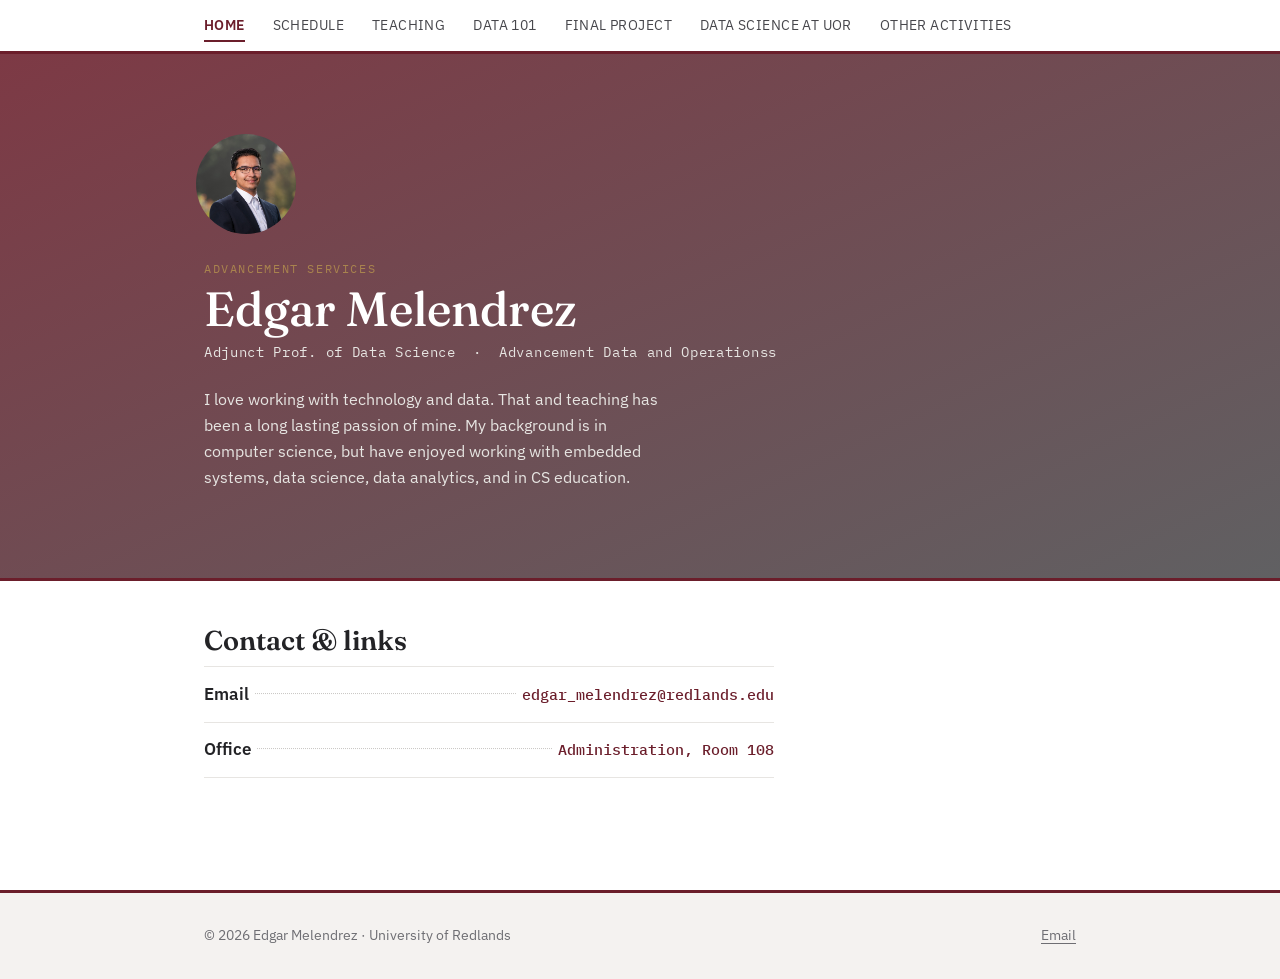
<file: index.html>
<!DOCTYPE html>
<html lang="en">
<head>
<meta charset="UTF-8">
<meta name="viewport" content="width=device-width, initial-scale=1.0">
<title>Edgar Melendrez — Data Science, University of Redlands</title>
<meta name="description" content="Personal site of Edgar Melendrez — schedule, teaching, Data Science at UoR, and other activities.">
<link rel="preconnect" href="https://fonts.googleapis.com">
<link rel="preconnect" href="https://fonts.gstatic.com" crossorigin>
<link href="https://fonts.googleapis.com/css2?family=Fraunces:opsz,wght@9..144,500;9..144,600&family=IBM+Plex+Sans:wght@400;500;600&family=IBM+Plex+Mono:wght@400;500&display=swap" rel="stylesheet">
<link rel="stylesheet" href="styles.css">
</head>
<body>
<a class="skip-link" href="#main">Skip to content</a>

<header class="site-header">
  <nav class="nav-bar" aria-label="Primary">
    <!-- <a class="brand" href="index.html">
      <span class="crest" aria-hidden="true">EM</span>
      <span class="brand-text">
        <span class="brand-name">Edgar Melendrez</span>
        <span class="brand-role">Data Science · UoR</span>
      </span>
    </a> -->
    <input type="checkbox" id="nav-toggle" class="nav-toggle">
    <label for="nav-toggle" class="nav-toggle-label" aria-label="Toggle navigation menu">Menu</label>
    <ul class="nav-links">
      <li><a href="index.html" class="active" aria-current="page">Home</a></li>
      <li><a href="schedule.html">Schedule</a></li>
      <li><a href="teaching.html">Teaching</a></li>
      <li><a href="data101.html">DATA 101</a></li>
      <li><a href="final-project.html">Final Project</a></li>
      <li><a href="data-science-uor.html">Data Science at UoR</a></li>
      <li><a href="other-activities.html">Other Activities</a></li>
    </ul>
  </nav>
</header>

<main id="main">
  <section class="hero">
    <div class="wrap hero-inner">
      <div class="hero-crest" aria-hidden="true"><img id= "headshot-image" src="images/headshot.jpg" alt="Edgar Melendrez"></div>
      <span class="eyebrow">Advancement Services</span>
      <h1>Edgar Melendrez</h1>
      <p class="role">Adjunct Prof. of Data Science &nbsp;·&nbsp; Advancement Data and Operationss</p>
      <p class="bio">I love working with technology and data. That and teaching has been a long lasting passion of mine. My background is in computer science,
        but have enjoyed working with embedded systems, data science,  data analytics, and in CS education. 
      </p>
    </div>
  </section>

  <section class="wrap" style="margin-top: 2.75rem;">
    <h2>Contact &amp; links</h2>
    <ul class="catalog">
      <li class="catalog-entry">
        <span class="label">Email</span>
        <span class="leader" aria-hidden="true"></span>
        <span class="value"><a href="mailto:edgar_melendrez@redlands.edu">edgar_melendrez@redlands.edu</a></span>
      </li>
      <li class="catalog-entry">
        <span class="label">Office</span>
        <span class="leader" aria-hidden="true"></span>
        <span class="value">Administration, Room 108</span>
      </li>
      <!-- <li class="catalog-entry">
        <span class="label">GitHub</span>
        <span class="leader" aria-hidden="true"></span>
        <span class="value"><a href="https://github.com/yourusername" target="_blank" rel="noopener">github.com/yourusername</a></span>
      </li> -->
      <!-- <li class="catalog-entry">
        <span class="label">Google Scholar</span>
        <span class="leader" aria-hidden="true"></span>
        <span class="value"><a href="#" target="_blank" rel="noopener">scholar.google.com/…</a></span>
      </li> -->
      <!-- <li class="catalog-entry">
        <span class="label">LinkedIn</span>
        <span class="leader" aria-hidden="true"></span>
        <span class="value"><a href="#" target="_blank" rel="noopener">linkedin.com/in/…</a></span>
      </li> -->
    </ul>
  </section>
</main>

<footer class="site-footer">
  <div class="wrap footer-inner">
    <span>&copy; 2026 Edgar Melendrez · University of Redlands</span>
    <ul class="footer-links">
      <li><a href="mailto:edgar_melendrez@redlands.edu">Email</a></li>
      <!-- <li><a href="https://github.com/yourusername" target="_blank" rel="noopener">GitHub</a></li> -->
    </ul>
  </div>
</footer>
</body>
</html>
</file>
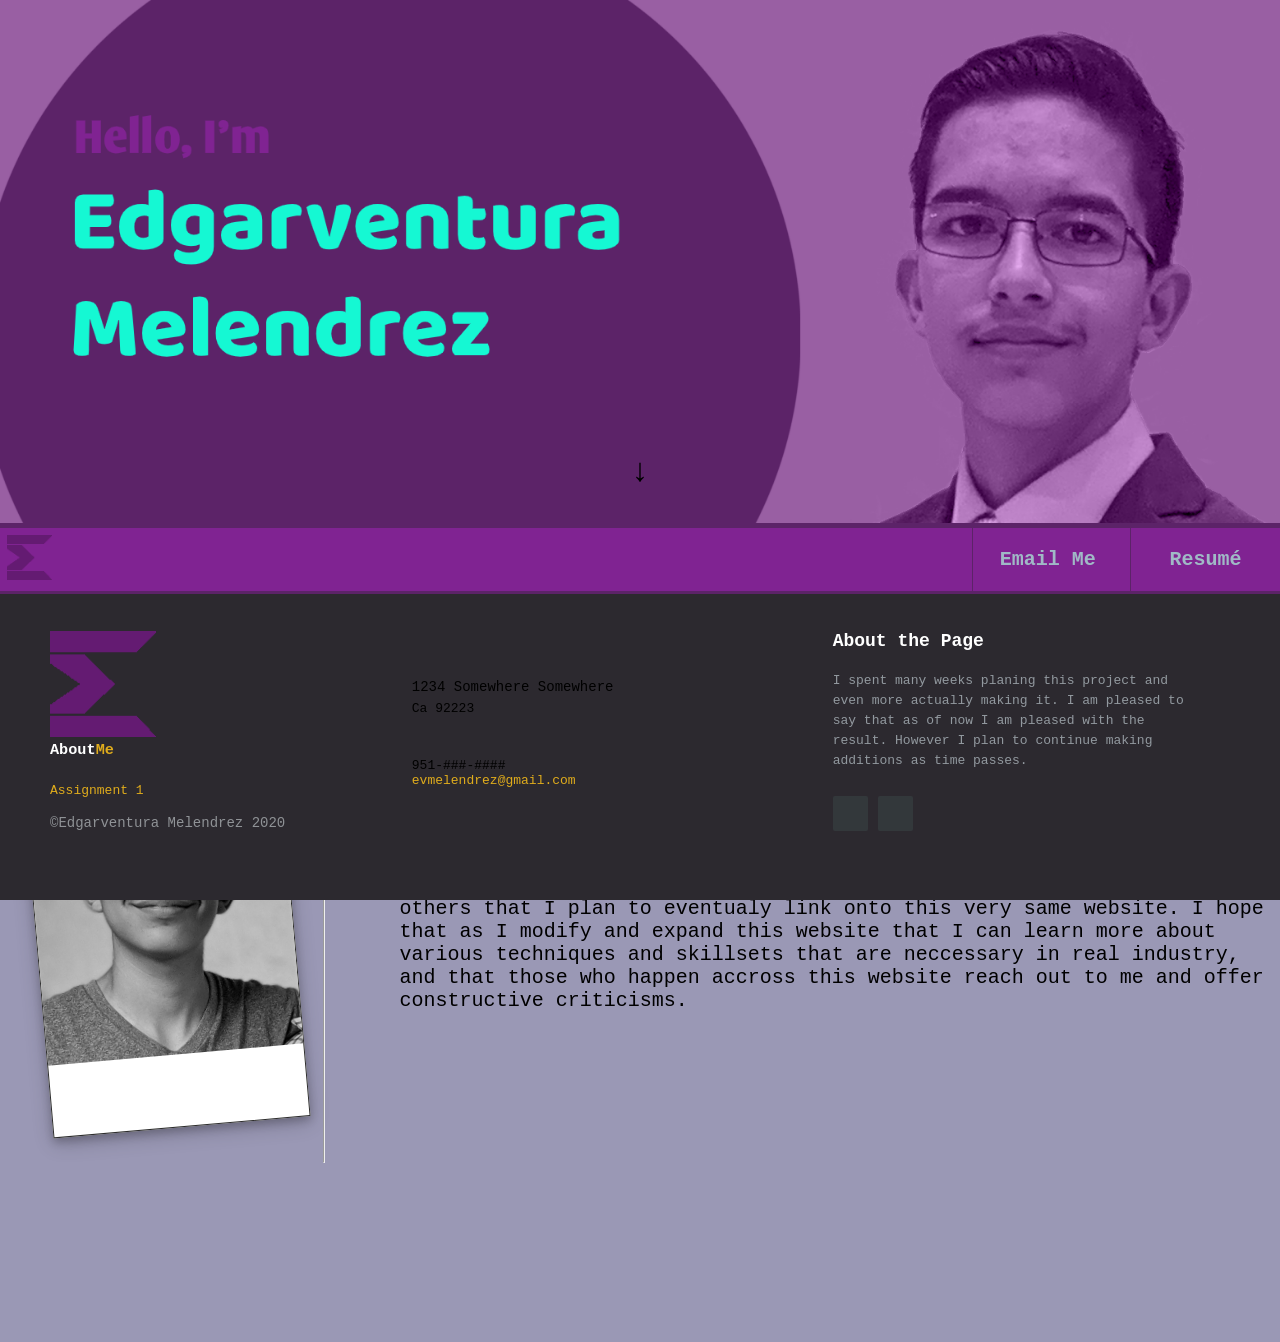
<file: old_site/index.html>
<!DOCTYPE html>
<html>
<script src="https://ajax.googleapis.com/ajax/libs/jquery/3.3.1/jquery.min.js"></script>
<script type="text/javascript">
    window.onbeforeunload = function () {
        window.scrollTo(0, 0);
    }

    //gives the down arrow functionality by animating scrolling to a set id
    $(document).ready(function () {
        $('#down').on('click', function () {
            $("html").scrollTop(0);
            console.log("Clicked!");
            $('html, body').animate
                ({
                    scrollTop: $(".aboutMe").offset().top 
                }, 900);//$("____") where the down arrow takes you too
        });
    });
    // Text Animation to the Poloroid Image
    var i = 0;//current letter in the cycle
    var txt = 'Hey! Thats Me!'; //Text that is animated
    var speed = 25; //rate at which individual letters appear

    function handWriting() {
        //recursice funtion that adds each letter if there are indivduale letters left
        //ex: text="Hello" --> H --> He --> Hel --> Hell --> Hello
        //i becomes larger than the length so the recursive cycle ends
        
        if (i < txt.length) {
            document.getElementById("AboutMe_Text").innerHTML += txt.charAt(i);
            i++;
            setTimeout(handWriting, speed);
        }
    }

    //gives alert if unfinished feature is selected
    function ToBeImplemented()
    {
        alert("This feature has has not been added yet.\n Thank you for your patience");
    }

    var isVis = false;
    function iframeDisplay()
    {
        
        var elem = document.getElementById("pdf_Resume");

        if(!isVis)
        {
            elem.style.visibility = 'visible' ;
            isVis = true;
        }
        else
        {
            elem.style.visibility = 'hidden' ;
            isVis = false;
        }
    }

</script>

<head>
    <title>Edgar Melendrez - Profile</title>
    <link rel="stylesheet" type="text/css" href="styles.css"> <!--Links Css-->
    <link rel="icon" href="photos/LogoV003.png" type="image/x-icon"><!--Adds browser icon-->
    <!-- Meta Tags -->
    <meta charset="UTF-8">
    <meta name="viewport">
    <meta name="description"
        content="The Online Portfolio for Edgarventura Melendrez, looking to hire someone with well rounded knowledge of computers, someone who works well under pressure and well with others? Then look no further." />
    <meta name="keywords" content="Edgarventura, Melendrez" />
    <meta name="author" content="Edgarventura Melendrez" />
    <meta name="robots" content="follow" />
</head>

<!-- Parralx Image Header -->
<header draggable="false">
    <!-- Invisible image to allow for resizability of parralax backgroun -->
    <img draggable="false" class="background" src="photos/header_website(v001).png">
    <span id="down">&#8595;</span>
</header>



<nav>
    <img id="logo" src="photos\LogoV003.png"> <!--Custom Logo-->
    <!-- Nav bar Links -->
    <div class="button-container">
        <button onClick="parent.location='mailto:evmelendrez@gmail.com?subject=Emailed From Website'"
            class="Email button">Email Me</button>
        <button onClick="iframeDisplay()" class="resume button">Resumé</button>
    </div>
</nav>

<div id="pdf_Resume" style="visibility:hidden">
    <button id="closeiframe" onClick="iframeDisplay()">X</button>
    <div>
    <iframe id="resumeFile" height="100%" width="100%" src="photos\Resume.pdf"></iframe>
    </div>
    
</div> 

<body>
    <h1 class="aboutMe">About</h1>
    <div class="AboutSection">    
        

        <div onmouseenter="handWriting()" class="polaroid">
            <img draggable="false" class="AboutMe_Image" src="photos/Ed_Poloroid.jpg" alt="Picture of Me">
            <div class="Polaroid_Container">
                <p id="AboutMe_Text">
                    <!-- Place Holder so that the text animation seems fluid -->
                    <spam id="invisa-Text">.</spam><!--Hey! Thats Me!-->
                </p>
            </div>
           
        </div>

              
        
        <p class="AboutParagraph">Hello, I'm Edgar! I am a highschool graduate who decided 
        that it was finaly time to test my knowledge on various 
        programing subjects, such as digital art, HTML/CSS/JS, java 
        etc. I have been "coding" since the seventh grade where I 
        began with making basic html and css websites. Then that 
        evolved into learning Java, then into doing digital art and 
        so forth. The difference was that it was almost always for 
        school. It is not until recently that I have decided that I 
        want to grow my skillset on my own. Hence why I decided to 
        start this poject and the various others that I plan to 
        eventualy link onto this very same website. I hope that as I 
        modify and expand this website that I can learn more about
        various techniques and skillsets that are  neccessary in real
        industry, and that those who happen accross this website reach
        out to me and offer constructive criticisms.
        <hr> 
        
    </div>
    <!-- <hr> -->
    

</body>
<!-- footer based on a design I found online, lost link, Source: (Need to find it) -->
<footer class="Footer_Container">
    <!-- Left most collum -->
    <div class="Footer_Left">
        <img src="photos/LogoV003.png">
        <h3>About<span class="Footer_Span">Me</span></h3>
        <p class="Footer_Links">
            <a href="aboutEdgar2022/assignment1.html">Assignment 1</a>
            <!-- <a>Future Links#2</a>
            <a>Future Links#3</a>
            <a>Future Links#4</a> -->
        </p>
        <p class="copyRight">&copy;Edgarventura Melendrez 2020</p>
    <!-- middle collum -->
    </div>
    <div class="Footer_Center">
        <div>
            <i class="fa Fa_Map_Maker"></i>
            <p><span>1234 Somewhere Somewhere </span>Ca 92223</p>
        </div>

        <div>
            
            <i class="fa Fa_Phone"></i>
            <p>951-###-####</p>
        </div>
        <div class="fa Fa_Envelope">
            <p><a href="mailto:evmelendrez@gmail.com?subject=Emailed From Website">evmelendrez@gmail.com</a></p>
        </div>
    </div>
    <!-- right most collumn -->
    <div class="Footer_Right">
        <p class="Footer_About">
            <Span>About the Page</Span>
            I spent many weeks planing this project and even more actually
            making it. I am pleased to say that as of now I am pleased with
            the result. However I plan to continue making additions as time
            passes.
            <div class="Footer_Icons">
                <a href="#"><i class="fa Fa_Insta"></i></a>
                <a href="#"><i class="fa Fa_Linkedin"></i></a>
            </div>
        </p>
    </div>

</footer>

</html>
</file>
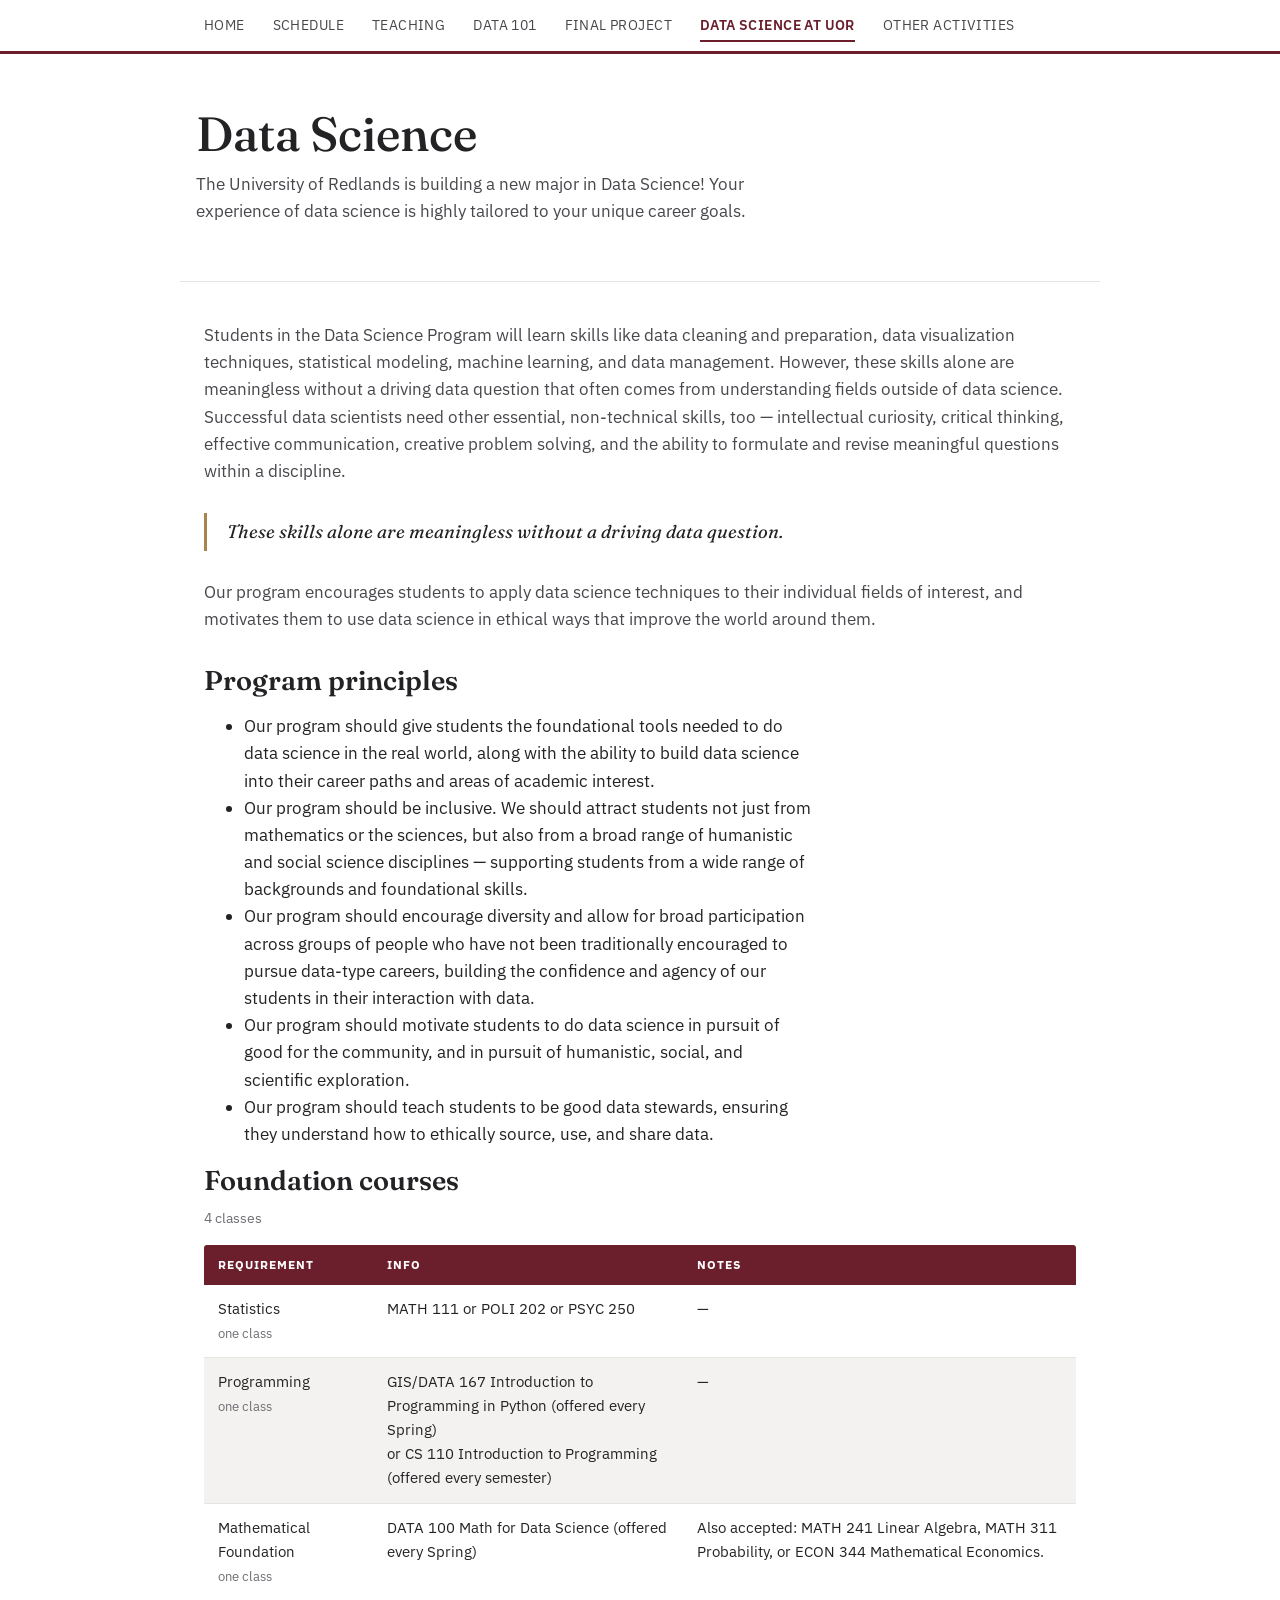
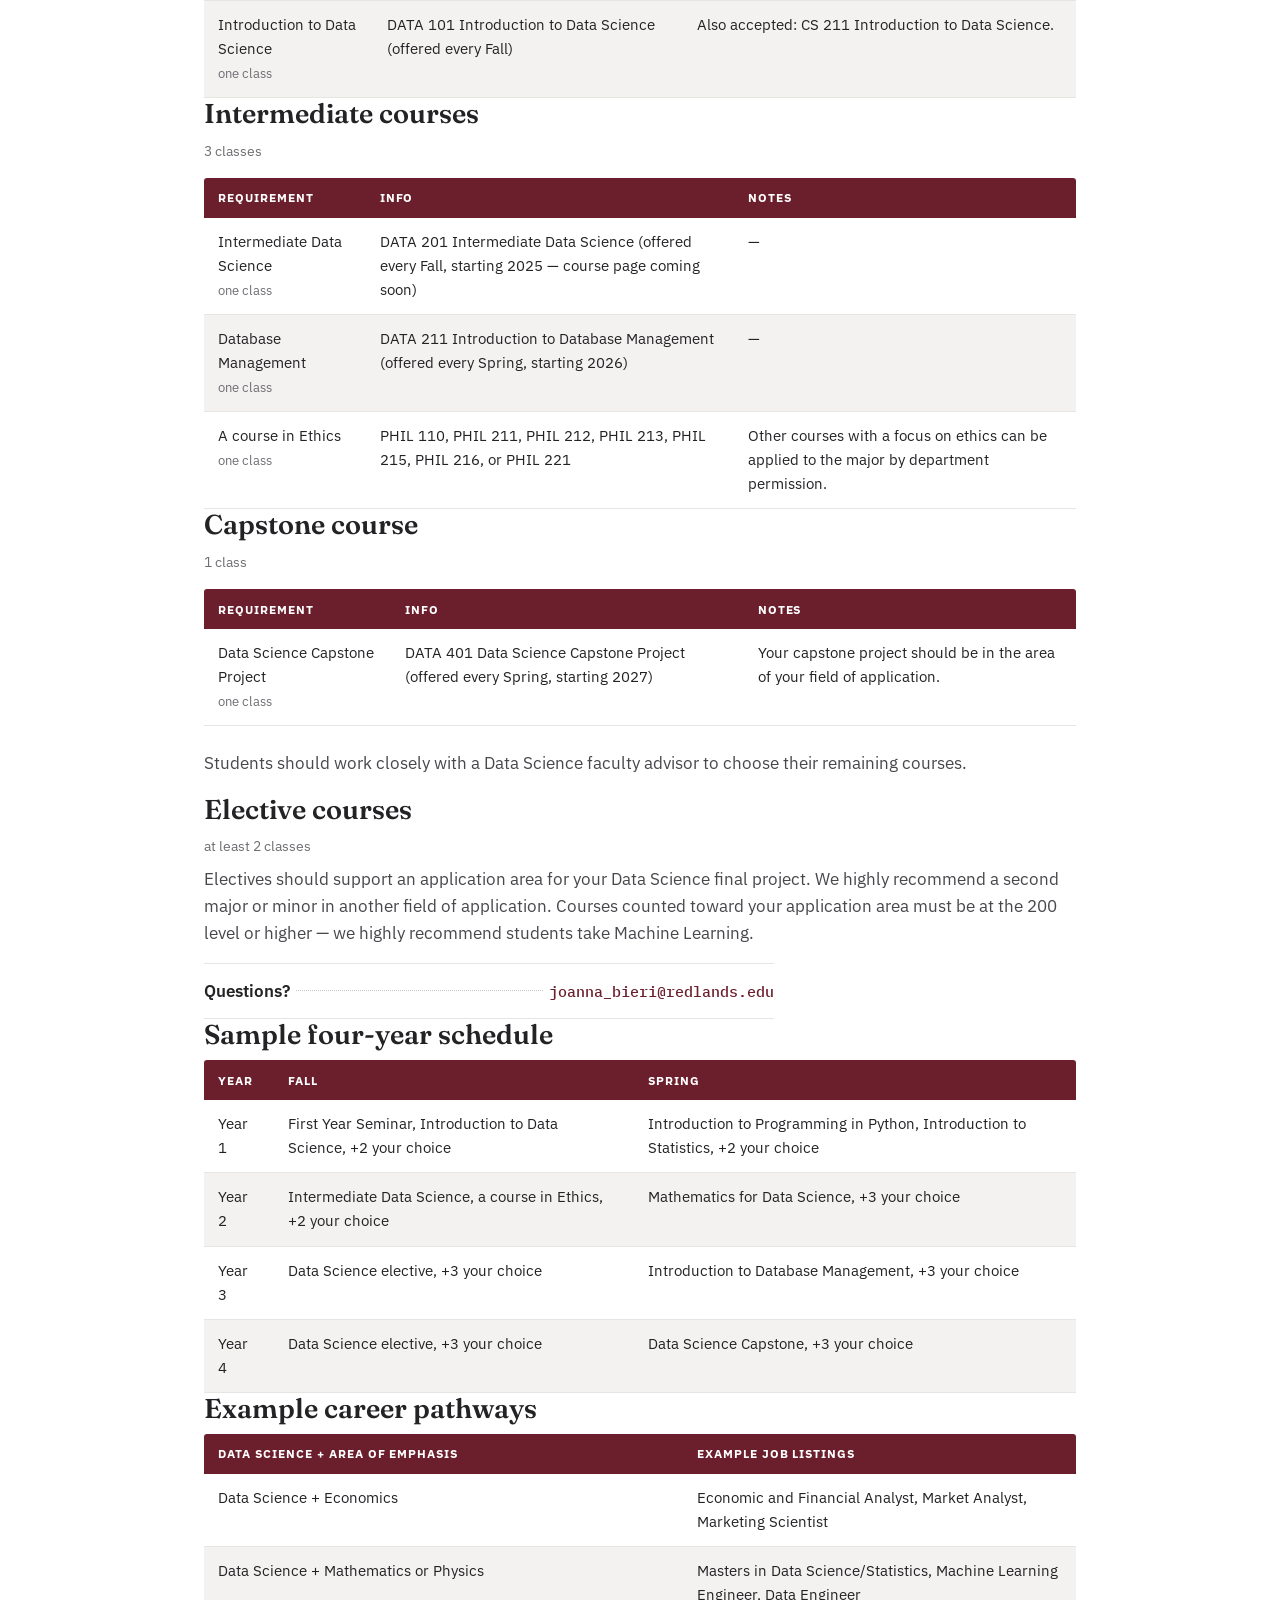
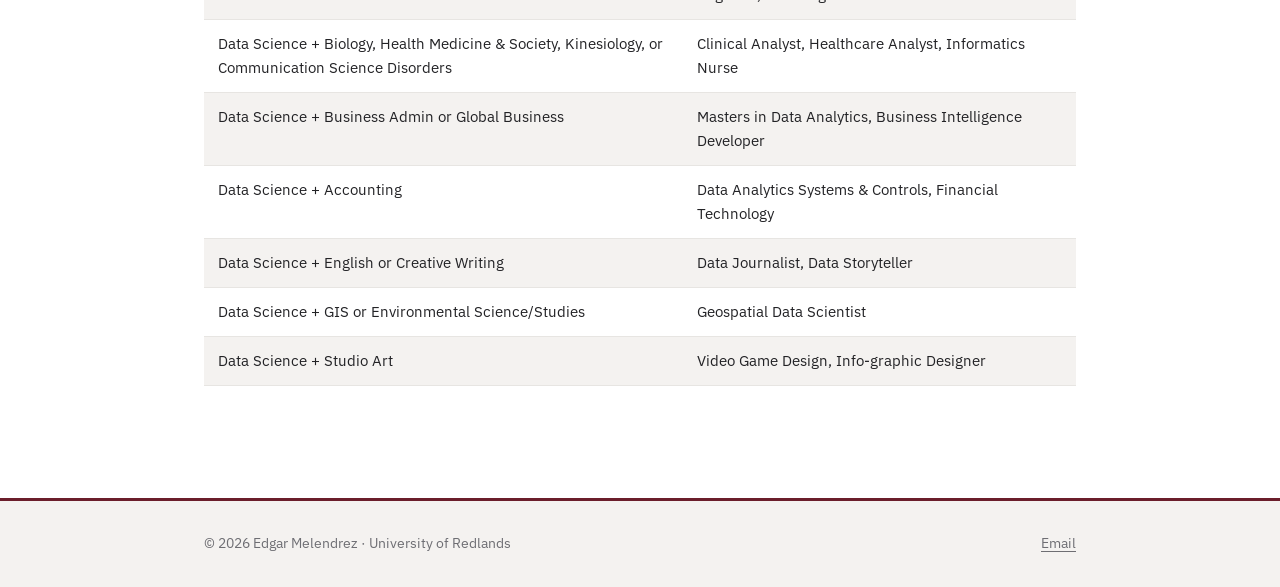
<file: data-science-uor.html>
<!DOCTYPE html>
<html lang="en">
<head>
<meta charset="UTF-8">
<meta name="viewport" content="width=device-width, initial-scale=1.0">
<title>Edgar Melendrez — Data Science, University of Redlands</title>
<meta name="description" content="Personal site of Edgar Melendrez — schedule, teaching, Data Science at UoR, and other activities.">
<link rel="preconnect" href="https://fonts.googleapis.com">
<link rel="preconnect" href="https://fonts.gstatic.com" crossorigin>
<link href="https://fonts.googleapis.com/css2?family=Fraunces:opsz,wght@9..144,500;9..144,600&family=IBM+Plex+Sans:wght@400;500;600&family=IBM+Plex+Mono:wght@400;500&display=swap" rel="stylesheet">
<link rel="stylesheet" href="styles.css">
</head>
<body>
<a class="skip-link" href="#main">Skip to content</a>

<header class="site-header">
  <nav class="nav-bar" aria-label="Primary">
    <!-- <a class="brand" href="index.html">
      <span class="crest" aria-hidden="true">EM</span>
      <span class="brand-text">
        <span class="brand-name">Edgar Melendrez</span>
        <span class="brand-role">Data Science · UoR</span>
      </span>
    </a> -->
    <input type="checkbox" id="nav-toggle" class="nav-toggle">
    <label for="nav-toggle" class="nav-toggle-label" aria-label="Toggle navigation menu">Menu</label>
    <ul class="nav-links">
      <li><a href="index.html" >Home</a></li>
      <li><a href="schedule.html">Schedule</a></li>
      <li><a href="teaching.html">Teaching</a></li>
      <li><a href="data101.html">DATA 101</a></li>
      <li><a href="final-project.html">Final Project</a></li>
      <li><a href="data-science-uor.html" class="active" aria-current="page">Data Science at UoR</a></li>
      <li><a href="other-activities.html">Other Activities</a></li>
    </ul>
  </nav>
</header>

<main id="main">
  <div class="page-header wrap">
    <!-- <span class="eyebrow">New major</span> -->
    <h1>Data Science</h1>
    <p>The University of Redlands is building a new major in Data Science! Your experience of data science is highly tailored to your unique career goals.</p>
  </div>
 
  <section class="wrap" style="margin-top: 2.5rem;">
    <p>Students in the Data Science Program will learn skills like data cleaning and preparation, data visualization techniques, statistical modeling, machine learning, and data management. However, these skills alone are meaningless without a driving data question that often comes from understanding fields outside of data science. Successful data scientists need other essential, non-technical skills, too — intellectual curiosity, critical thinking, effective communication, creative problem solving, and the ability to formulate and revise meaningful questions within a discipline.</p>
 
    <p class="pull">These skills alone are meaningless without a driving data question.</p>
 
    <p>Our program encourages students to apply data science techniques to their individual fields of interest, and motivates them to use data science in ethical ways that improve the world around them.</p>
 
    <h2 style="margin-top: 2rem;">Program principles</h2>
    <ul class="list-comic">
      <li>Our program should give students the foundational tools needed to do data science in the real world, along with the ability to build data science into their career paths and areas of academic interest.</li>
      <li>Our program should be inclusive. We should attract students not just from mathematics or the sciences, but also from a broad range of humanistic and social science disciplines — supporting students from a wide range of backgrounds and foundational skills.</li>
      <li>Our program should encourage diversity and allow for broad participation across groups of people who have not been traditionally encouraged to pursue data-type careers, building the confidence and agency of our students in their interaction with data.</li>
      <li>Our program should motivate students to do data science in pursuit of good for the community, and in pursuit of humanistic, social, and scientific exploration.</li>
      <li>Our program should teach students to be good data stewards, ensuring they understand how to ethically source, use, and share data.</li>
    </ul>
  </section>
 
  <section class="wrap">
    <h2>Foundation courses</h2>
    <p style="font-size: 0.9rem; color: var(--grey-500);">4 classes</p>
    <div class="table-scroll">
      <table class="schedule-table">
        <thead>
          <tr>
            <th scope="col">Requirement</th>
            <th scope="col">Info</th>
            <th scope="col">Notes</th>
          </tr>
        </thead>
        <tbody>
          <tr>
            <td>Statistics<br><span style="font-size:0.82rem; color: var(--grey-500);">one class</span></td>
            <td>MATH 111 or POLI 202 or PSYC 250</td>
            <td>—</td>
          </tr>
          <tr>
            <td>Programming<br><span style="font-size:0.82rem; color: var(--grey-500);">one class</span></td>
            <td>GIS/DATA 167 Introduction to Programming in Python (offered every Spring)<br>or CS 110 Introduction to Programming (offered every semester)</td>
            <td>—</td>
          </tr>
          <tr>
            <td>Mathematical Foundation<br><span style="font-size:0.82rem; color: var(--grey-500);">one class</span></td>
            <td>DATA 100 Math for Data Science (offered every Spring)</td>
            <td>Also accepted: MATH 241 Linear Algebra, MATH 311 Probability, or ECON 344 Mathematical Economics.</td>
          </tr>
          <tr>
            <td>Introduction to Data Science<br><span style="font-size:0.82rem; color: var(--grey-500);">one class</span></td>
            <td> DATA 101 Introduction to Data Science</a> (offered every Fall)</td>
            <td>Also accepted: CS 211 Introduction to Data Science.</td>
          </tr>
        </tbody>
      </table>
    </div>
  </section>
 
  <section class="wrap">
    <h2>Intermediate courses</h2>
    <p style="font-size: 0.9rem; color: var(--grey-500);">3 classes</p>
    <div class="table-scroll">
      <table class="schedule-table">
        <thead>
          <tr>
            <th scope="col">Requirement</th>
            <th scope="col">Info</th>
            <th scope="col">Notes</th>
          </tr>
        </thead>
        <tbody>
          <tr>
            <td>Intermediate Data Science<br><span style="font-size:0.82rem; color: var(--grey-500);">one class</span></td>
            <td>DATA 201 Intermediate Data Science (offered every Fall, starting 2025 — course page coming soon)</td>
            <td>—</td>
          </tr>
          <tr>
            <td>Database Management<br><span style="font-size:0.82rem; color: var(--grey-500);">one class</span></td>
            <td>DATA 211 Introduction to Database Management (offered every Spring, starting 2026)</td>
            <td>—</td>
          </tr>
          <tr>
            <td>A course in Ethics<br><span style="font-size:0.82rem; color: var(--grey-500);">one class</span></td>
            <td>PHIL 110, PHIL 211, PHIL 212, PHIL 213, PHIL 215, PHIL 216, or PHIL 221</td>
            <td>Other courses with a focus on ethics can be applied to the major by department permission.</td>
          </tr>
        </tbody>
      </table>
    </div>
  </section>
 
  <section class="wrap">
    <h2>Capstone course</h2>
    <p style="font-size: 0.9rem; color: var(--grey-500);">1 class</p>
    <div class="table-scroll">
      <table class="schedule-table">
        <thead>
          <tr>
            <th scope="col">Requirement</th>
            <th scope="col">Info</th>
            <th scope="col">Notes</th>
          </tr>
        </thead>
        <tbody>
          <tr>
            <td>Data Science Capstone Project<br><span style="font-size:0.82rem; color: var(--grey-500);">one class</span></td>
            <td>DATA 401 Data Science Capstone Project (offered every Spring, starting 2027)</td>
            <td>Your capstone project should be in the area of your field of application.</td>
          </tr>
        </tbody>
      </table>
    </div>
    <p style="margin-top: 1.5rem;">Students should work closely with a Data Science faculty advisor to choose their remaining courses.</p>
  </section>
 
  <section class="wrap">
    <h2>Elective courses</h2>
    <p style="font-size: 0.9rem; color: var(--grey-500); margin-bottom: 0.5rem;">at least 2 classes</p>
    <p>Electives should support an application area for your Data Science final project. We highly recommend a second major or minor in another field of application. Courses counted toward your application area must be at the 200 level or higher — we highly recommend students take Machine Learning.</p>
 
    <ul class="catalog">
      <li class="catalog-entry">
        <span class="label">Questions?</span>
        <span class="leader" aria-hidden="true"></span>
        <span class="value"><a href="mailto:joanna_bieri@redlands.edu">joanna_bieri@redlands.edu</a></span>
      </li>
    </ul>
  </section>
 
  <section class="wrap">
    <h2>Sample four-year schedule</h2>
    <div class="table-scroll">
      <table class="schedule-table">
        <thead>
          <tr>
            <th scope="col">Year</th>
            <th scope="col">Fall</th>
            <th scope="col">Spring</th>
          </tr>
        </thead>
        <tbody>
          <tr>
            <td>Year 1</td>
            <td>First Year Seminar, Introduction to Data Science, +2 your choice</td>
            <td>Introduction to Programming in Python, Introduction to Statistics, +2 your choice</td>
          </tr>
          <tr>
            <td>Year 2</td>
            <td>Intermediate Data Science, a course in Ethics, +2 your choice</td>
            <td>Mathematics for Data Science, +3 your choice</td>
          </tr>
          <tr>
            <td>Year 3</td>
            <td>Data Science elective, +3 your choice</td>
            <td>Introduction to Database Management, +3 your choice</td>
          </tr>
          <tr>
            <td>Year 4</td>
            <td>Data Science elective, +3 your choice</td>
            <td>Data Science Capstone, +3 your choice</td>
          </tr>
        </tbody>
      </table>
    </div>
  </section>
 
  <section class="wrap">
    <h2>Example career pathways</h2>
    <div class="table-scroll">
      <table class="schedule-table">
        <thead>
          <tr>
            <th scope="col">Data Science + area of emphasis</th>
            <th scope="col">Example job listings</th>
          </tr>
        </thead>
        <tbody>
          <tr>
            <td>Data Science + Economics</td>
            <td>Economic and Financial Analyst, Market Analyst, Marketing Scientist</td>
          </tr>
          <tr>
            <td>Data Science + Mathematics or Physics</td>
            <td>Masters in Data Science/Statistics, Machine Learning Engineer, Data Engineer</td>
          </tr>
          <tr>
            <td>Data Science + Biology, Health Medicine &amp; Society, Kinesiology, or Communication Science Disorders</td>
            <td>Clinical Analyst, Healthcare Analyst, Informatics Nurse</td>
          </tr>
          <tr>
            <td>Data Science + Business Admin or Global Business</td>
            <td>Masters in Data Analytics, Business Intelligence Developer</td>
          </tr>
          <tr>
            <td>Data Science + Accounting</td>
            <td>Data Analytics Systems &amp; Controls, Financial Technology</td>
          </tr>
          <tr>
            <td>Data Science + English or Creative Writing</td>
            <td>Data Journalist, Data Storyteller</td>
          </tr>
          <tr>
            <td>Data Science + GIS or Environmental Science/Studies</td>
            <td>Geospatial Data Scientist</td>
          </tr>
          <tr>
            <td>Data Science + Studio Art</td>
            <td>Video Game Design, Info-graphic Designer</td>
          </tr>
        </tbody>
      </table>
    </div>
  </section>
</main>
<footer class="site-footer">
  <div class="wrap footer-inner">
    <span>&copy; 2026 Edgar Melendrez · University of Redlands</span>
    <ul class="footer-links">
      <li><a href="mailto:edgar_melendrez@redlands.edu">Email</a></li>
      <!-- <li><a href="https://github.com/yourusername" target="_blank" rel="noopener">GitHub</a></li> -->
    </ul>
  </div>
</footer>
</body>
</html>
</file>
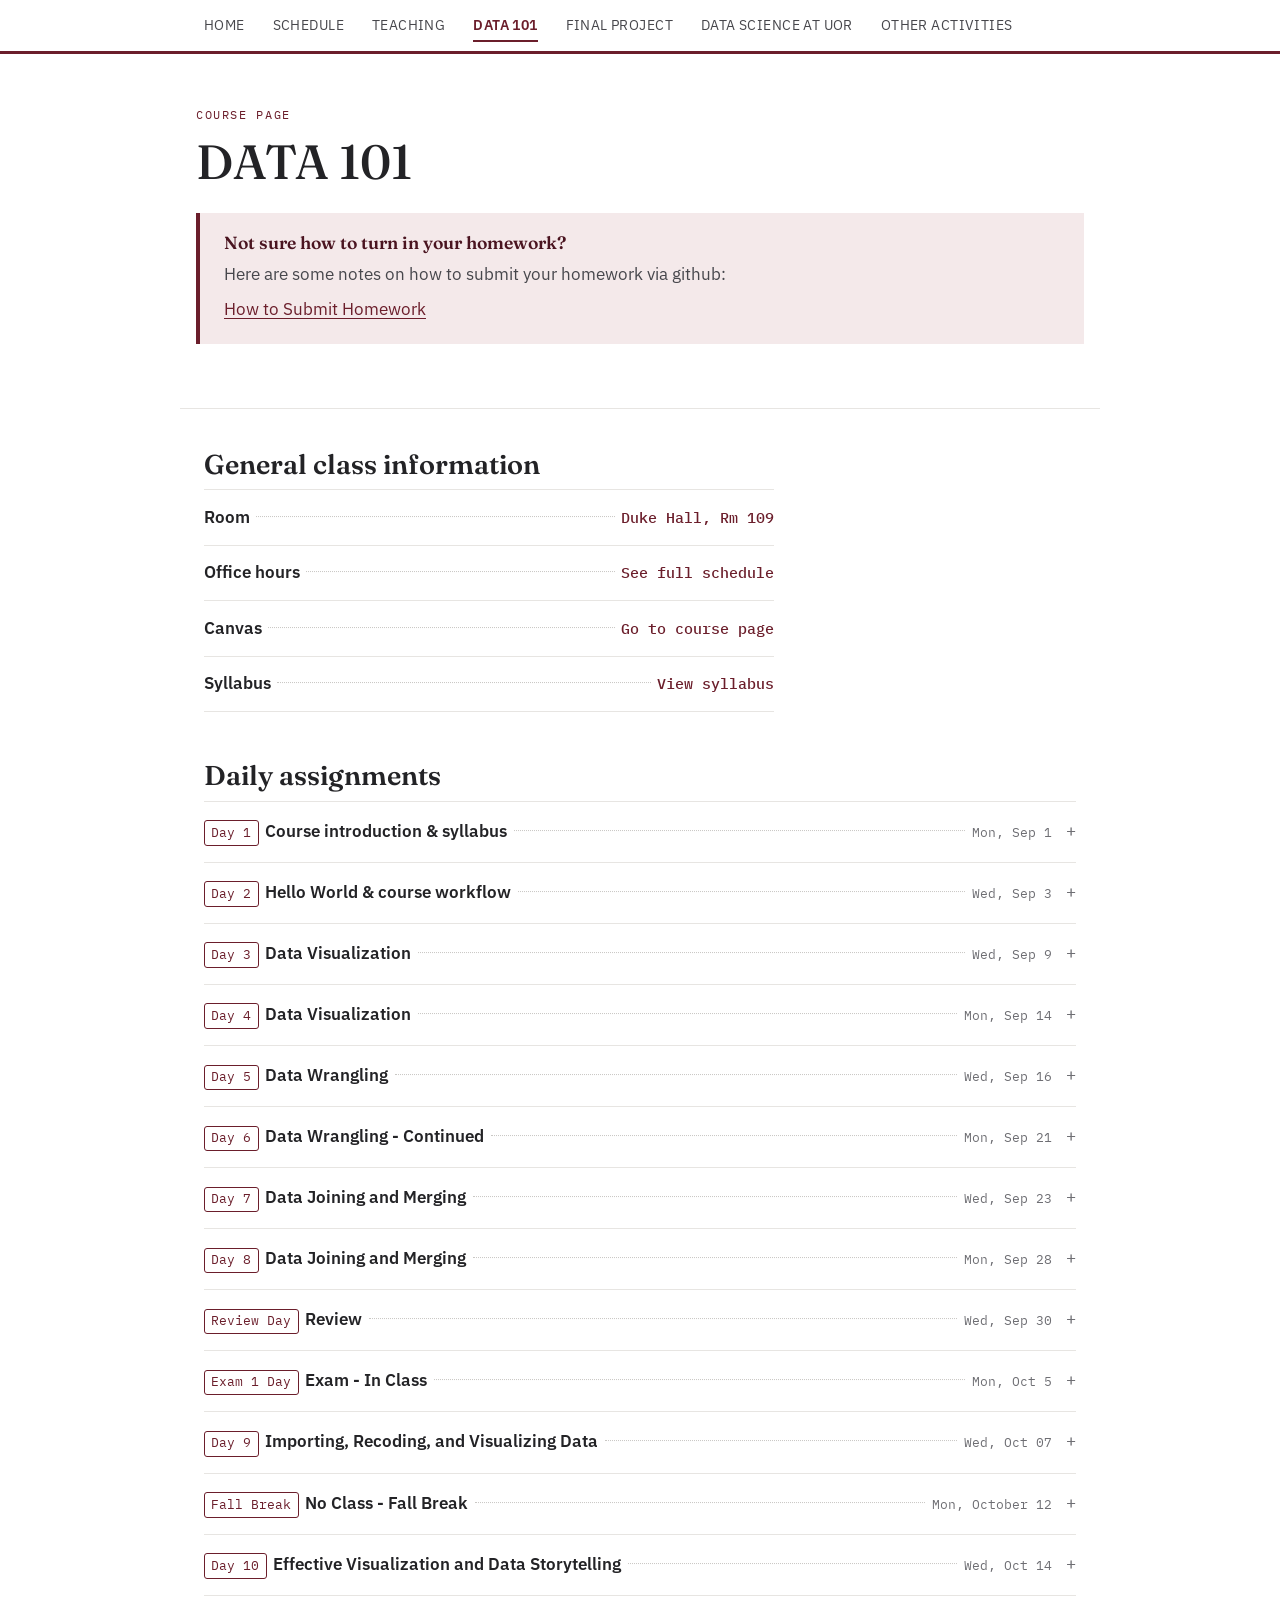
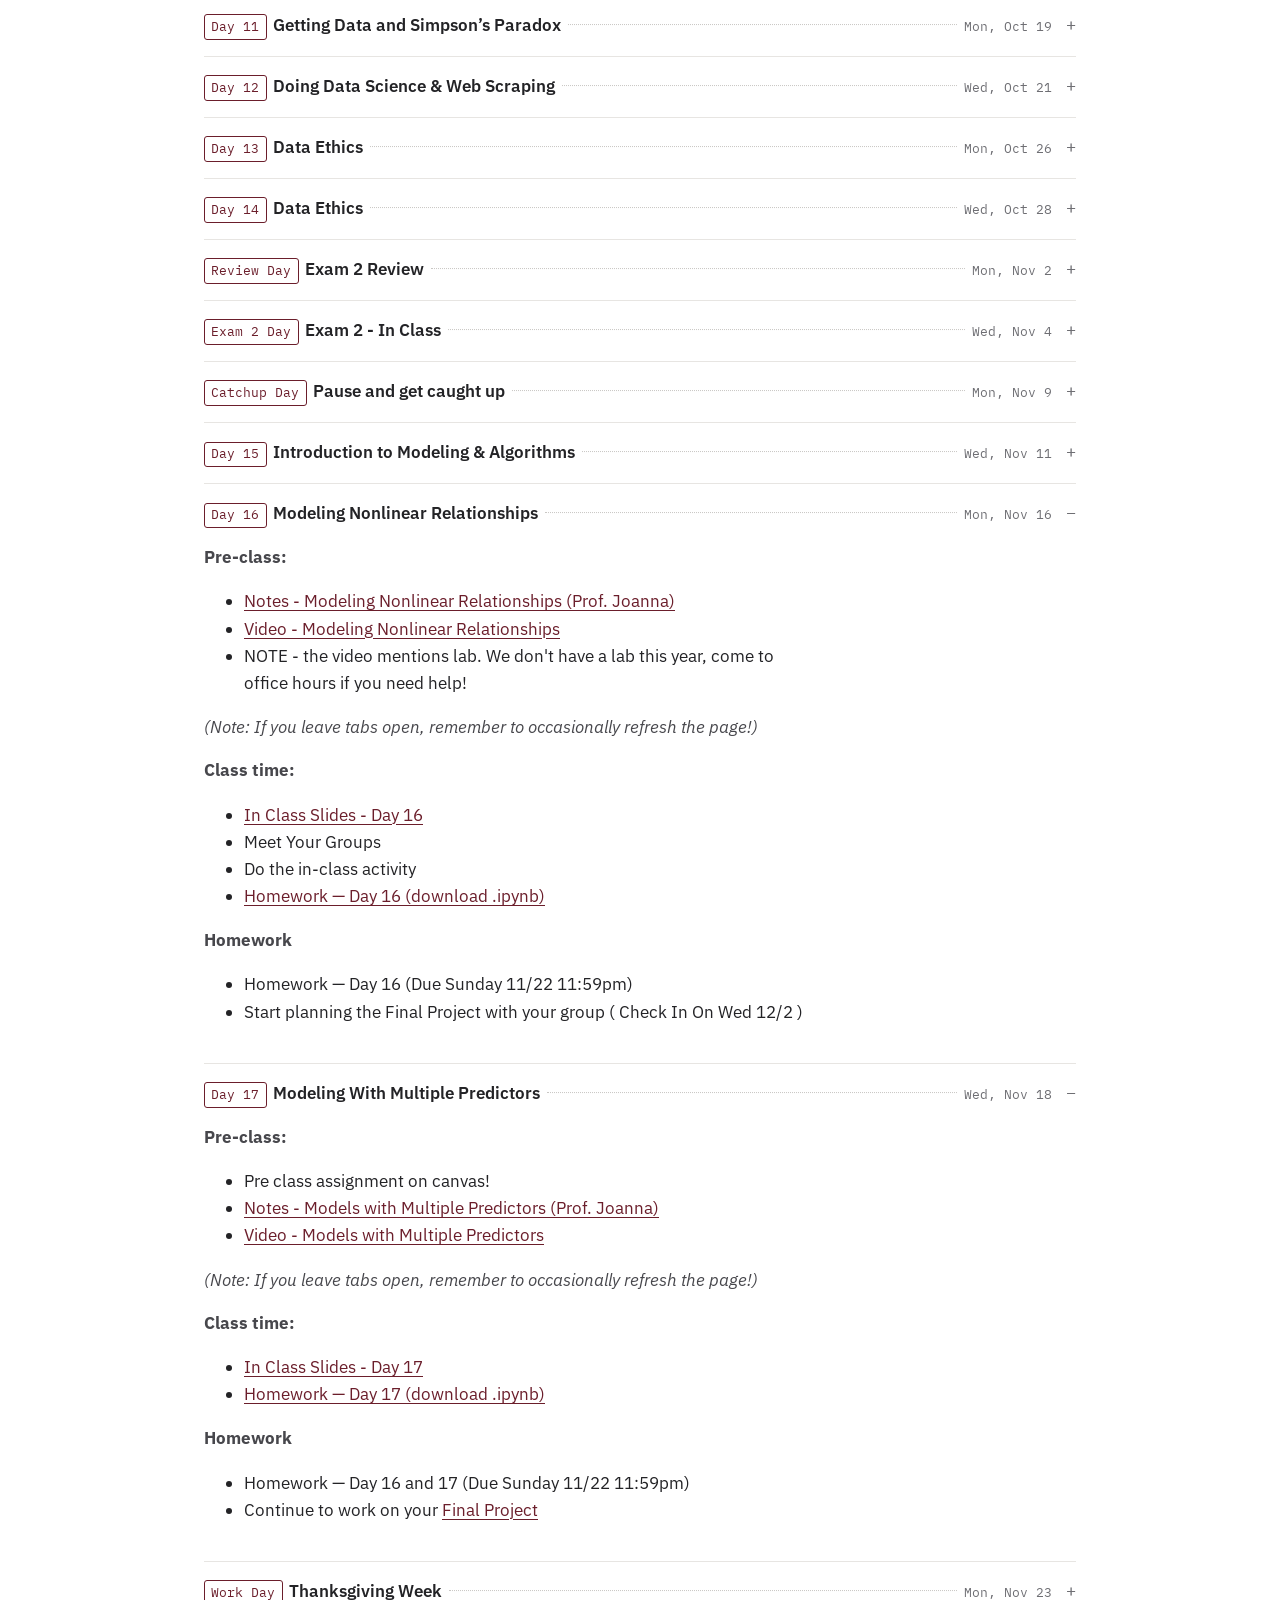
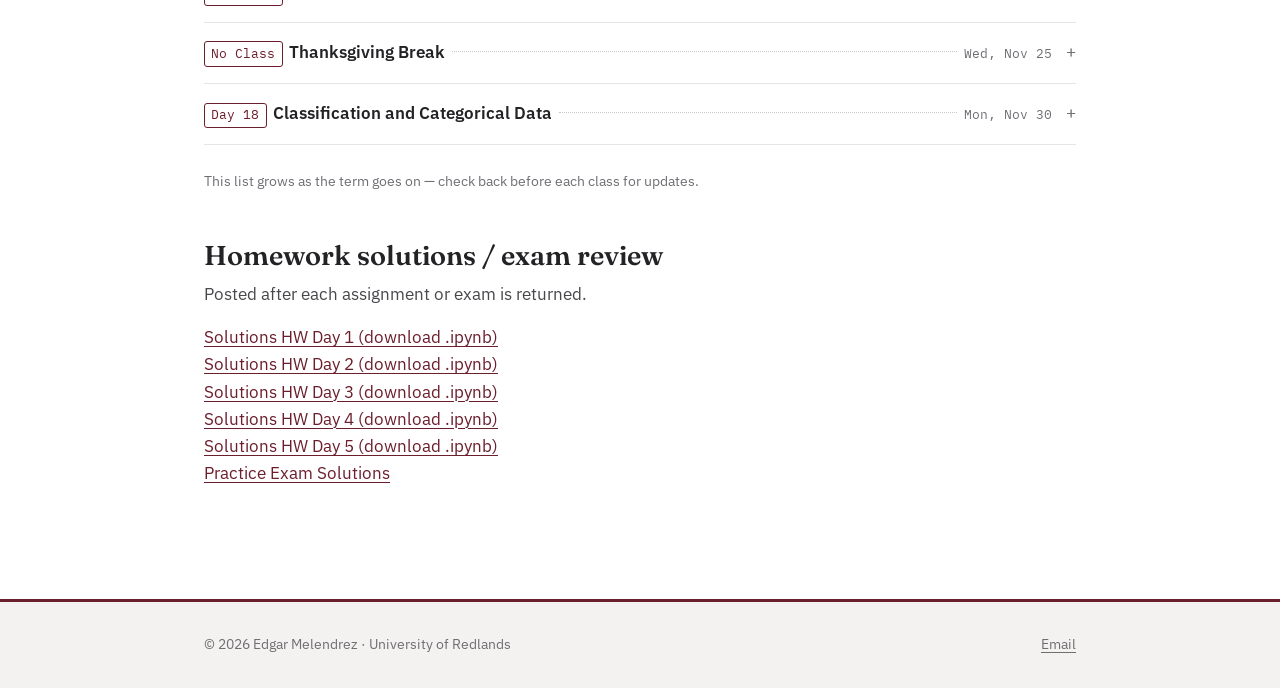
<file: data101.html>
<!DOCTYPE html>
<html lang="en">
<head>
<meta charset="UTF-8">
<meta name="viewport" content="width=device-width, initial-scale=1.0">
<title>Edgar Melendrez — Data Science, University of Redlands</title>
<meta name="description" content="Personal site of Edgar Melendrez — schedule, teaching, Data Science at UoR, and other activities.">
<link rel="preconnect" href="https://fonts.googleapis.com">
<link rel="preconnect" href="https://fonts.gstatic.com" crossorigin>
<link href="https://fonts.googleapis.com/css2?family=Fraunces:opsz,wght@9..144,500;9..144,600&family=IBM+Plex+Sans:wght@400;500;600&family=IBM+Plex+Mono:wght@400;500&display=swap" rel="stylesheet">
<link rel="stylesheet" href="styles.css">
</head>
<body>
<a class="skip-link" href="#main">Skip to content</a>

<header class="site-header">
  <nav class="nav-bar" aria-label="Primary">
    <input type="checkbox" id="nav-toggle" class="nav-toggle">
    <label for="nav-toggle" class="nav-toggle-label" aria-label="Toggle navigation menu">Menu</label>
    <ul class="nav-links">
      <li><a href="index.html">Home</a></li>
      <li><a href="schedule.html">Schedule</a></li>
      <li><a href="teaching.html">Teaching</a></li>
      <li><a href="data101.html" class="active" aria-current="page">DATA 101</a></li>
      <li><a href="final-project.html">Final Project</a></li>
      <li><a href="data-science-uor.html">Data Science at UoR</a></li>
      <li><a href="other-activities.html">Other Activities</a></li>
    </ul>
  </nav>

  <script>
  document.addEventListener('DOMContentLoaded', () => {
    const scrollList = document.getElementById('day-nav-list');
    const scrollButtons = document.querySelectorAll('.day-nav-arrow');

    // If the elements don't exist on this page, exit early
    if (!scrollList || scrollButtons.length === 0) return;

    // How many pixels to jump per click. Adjust this if you want it to scroll more/less!
    const scrollAmount = 150; 

    // 1. Handle the button clicks
    scrollButtons.forEach(button => {
      button.addEventListener('click', () => {
        // Grab the 1 or -1 from your data attribute
        const direction = parseInt(button.getAttribute('data-day-scroll'), 10);
        
        // Scroll the list
        scrollList.scrollBy({
          left: direction * scrollAmount,
          behavior: 'smooth'
        });
      });
    });

    // 2. Update the disabled state of the buttons
    const updateButtonStates = () => {
      const leftButton = document.querySelector('.day-nav-arrow[data-day-scroll="-1"]');
      const rightButton = document.querySelector('.day-nav-arrow[data-day-scroll="1"]');

      // If we are at the very beginning (left: 0), disable the left arrow
      if (scrollList.scrollLeft <= 0) {
        leftButton.disabled = true;
      } else {
        leftButton.disabled = false;
      }

      // If the amount we've scrolled + the visible width equals the total width, disable the right arrow
      // (Subtracting 2 pixels as a buffer for decimal rounding issues on certain devices)
      if (scrollList.scrollLeft + scrollList.clientWidth >= scrollList.scrollWidth - 2) {
        rightButton.disabled = true;
      } else {
        rightButton.disabled = false;
      }
    };

    // Listen for scroll events (both button clicks and finger swipes) to update buttons
    scrollList.addEventListener('scroll', updateButtonStates);

    // Run once on load and on window resize to ensure buttons start in the correct state
    updateButtonStates();
    window.addEventListener('resize', updateButtonStates);
  });
</script>
</header>


<main id="main">
  <div class="page-header wrap">
    <span class="eyebrow">Course page</span>
    <h1>DATA 101</h1>
    <div class="callout">
        <h3>Not sure how to turn in your homework?</h3>
        <p>Here are some notes on how to submit your homework via github:</p>
        <p><a href="https://docs.google.com/presentation/d/1qRjY8HSiwMwzZ9USJX-vaX-QGIN3glFYSZGuSdaiLM4/edit?usp=sharing" target="_blank" rel="noopener">How to Submit Homework</a></p>
      </div>
  </div>
  
  <!-- ============================================================
       GENERAL CLASS INFORMATION
       ============================================================ -->
  <section class="wrap" style="margin-top: 2.5rem;" aria-labelledby="general-info-heading">
    <h2 id="general-info-heading">General class information</h2>
 
    <ul class="catalog">
      <li class="catalog-entry">
        <span class="label">Room</span>
        <span class="leader" aria-hidden="true"></span>
        <span class="value">Duke Hall, Rm 109</span>
      </li>
      <li class="catalog-entry">
        <span class="label">Office hours</span>
        <span class="leader" aria-hidden="true"></span>
        <span class="value"><a href="schedule.html">See full schedule</a></span>
      </li>
      <li class="catalog-entry">
        <span class="label">Canvas</span>
        <span class="leader" aria-hidden="true"></span>
        <span class="value"><a href="https://redlands.instructure.com/courses/17011" target="_blank" rel="noopener">Go to course page</a></span>
      </li>
      <li class="catalog-entry">
        <span class="label">Syllabus</span>
        <span class="leader" aria-hidden="true"></span>
        <span class="value"><a href="/course_materials/syllabus/IntroDataScience.pdf" target="_blank" rel="noopener">View syllabus</a></span>
      </li>
    </ul>
 

  </section>
 
  <!-- ============================================================
       DAILY ASSIGNMENTS (main section)
       ============================================================ -->
  <section class="wrap" style="margin-top: 3rem;" aria-labelledby="daily-heading">
    <h2 id="daily-heading">Daily assignments</h2>
    <!-- <p>What we're covering and what's due, day by day. Days with a topic already set can be expanded for details — days marked <em>To be determined</em> are shaded out until they're filled in.</p> -->
 
    <div class="daily-layout">
      <nav class="day-nav" aria-label="Jump to a day">
        <span class="day-nav-label">Jump to</span>
        <div class="day-nav-scroller">
          <button type="button" class="day-nav-arrow" data-day-scroll="-1" aria-label="Show earlier days" disabled>&#8249;</button>
          <ul id="day-nav-list">
            <li><a href="#day-1">Day 1</a></li>
            <li><a href="#day-2">Day 2</a></li>
            <li><a href="#day-3">Day 3</a></li>
            <!-- <li><a href="#day-4" class="tbd-link">Day 4</a></li>
            <li><a href="#day-5" class="tbd-link">Day 5</a></li>
            <li><a href="#day-6" class="tbd-link">Day 6</a></li> -->
          </ul>
          <button type="button" class="day-nav-arrow" data-day-scroll="1" aria-label="Show later days">&#8250;</button>
        </div>
      </nav>
 
      <div class="day-list">
 
        <details class="course" id="day-1">
          <summary>
            <span class="code">Day 1</span>
            <span class="title">Course introduction &amp; syllabus</span>
            <span class="leader" aria-hidden="true"></span>
            <span class="term">Mon, Sep 1</span>
          </summary>
          <div class="course-body">
            <p>The overall goal of this class is to engage in curious exploration. Please be patient with yourself and others! Along the way you will learn how to make pretty graphs, some basics of programming in Python, and how to think like a Data Scientist.</p>

            <p><strong>Pre-class:</strong> Each class day will have content that you should explore before class. I build my lectures, labs, and discussions assuming that you have done the work beforehand. Each day you will submit what you have completed. It does not have to be perfect, but it must show your attempt to engage in the material. <em>(Note: If you leave tabs open, remember to refresh the page!)</em></p>

            <p><strong>Class time &amp; materials:</strong></p>
            <ul>
              <li><a href="https://joannabieri.com/introdatascience/Day1-WhatIsDataScience.html" target="_blank" rel="noopener">Notes — What is Data Science?</a></li>
              <li><a href="course_materials/Day1/Day1-Presentation.pdf" target="_blank" rel="noopener">Slides — What is Data Science?</a></li>
              <li><a href="https://joannabieri.com/introdatascience/Day1-ComputerSetup.html" target="_blank" rel="noopener">Notes — Set up your computer</a> (Important that this is done this week)</li>
              <li><a href="course_materials/Day1/Day1-HW.ipynb" download>Homework — Day 1 (.ipynb)</a></li>
              <!-- <li><a href="course_materials/Day1/Day1-WhatIsDataScience.html" target="_blank" rel="noopener">Notes — What is Data Science?</a></li>
              <li><a href="course_materials/Day1/Day1-Presentation.pdf" target="_blank" rel="noopener">Slides — What is Data Science?</a></li>
              <li><a href="course_materials/Day1/Day1-ComputerSetup.html" target="_blank" rel="noopener">Notes — Set up your computer</a> (Important that this is done this week)</li>
              <li><a href="course_materials/Day1/Day1-HW.ipynb" download>Homework — Day 1 (.ipynb)</a></li> -->
            </ul>

            <p><em>Download each day's notebook from this page and move it into that Day's folder in your GitHub repo.</em></p>

            <p><strong>Announcements:</strong> Start prepping for Day 2 — click on the Day 2 link and complete the pre-class materials.</p>
          </div>
        </details>
 
        <details class="course" id="day-2">
          <summary>
            <span class="code">Day 2</span>
            <span class="title">Hello World &amp; course workflow</span>
            <span class="leader" aria-hidden="true"></span>
            <span class="term">Wed, Sep 3</span>
          </summary>
          <div class="course-body">
            <p><strong>Pre-class:</strong></p>
            <ul>
              <li><a href="https://youtu.be/kE3TEwvmgNg" target="_blank" rel="noopener">Video: How to be Successful</a> — Walks you through being a successful student in this class, the workflow, submitting homework, etc.</li>
              <li><a href="https://joannabieri.com/introdatascience/Day2-HelloWorld.html" target="_blank" rel="noopener">Notes — Hello World!</a></li>
              <li><a href="https://youtu.be/pc2BPv51Hw0" target="_blank" rel="noopener">Video: Hello World!</a></li>
              <!-- <li><a href="course_materials/Day1/Day1-HW.ipynb" download>Homework — Day 1 (download .ipynb)</a></li> -->
              
            </ul>
            <!-- <p>Take the quiz on Canvas!</p> -->
            <p><em>(Note: If you leave tabs open, remember to occasionally refresh the page!)</em></p>
            
            <p><strong>Class time:</strong></p>
            <ul>
              <li>Go over syllabus and course expectations</li>
              <li>Finish setting up conda</li>
              <li><a href="course_materials/Day2/Day2-Presentation.pdf" target="_blank" rel="noopener">Slides — Hello World - Our first data science exploration!</a></li>
              <li><a href="course_materials/Day2/Day2-HW.ipynb" download>Homework — Day 2 (download .ipynb)</a></li>
            </ul>
            <p><em>Download each day's notebook from this page and move it into that Day's folder in your GitHub repo.</em></p>
            
            <p><strong>Homework</strong></p>
            <ul>
              <li>Homework — Day 1 & 2 (Due Sunday 9/6 11:59pm)</li>
            </ul>

            <p><strong>Announcements:</strong></p>
            <p>Submit Day 1 &amp; Day 2 homework by pushing to your GitHub repo by Sunday 9/6 11:59pm.<br>
            Start prepping for Day 3 — click on the Day 3 link and complete the pre-class materials.</p>
            <div class="callout">
              <h3>No Class on Monday 09/07 - Labor Day</h3>
              <p>Pretty self explanatory, have a good holiday!</p>
            </div>
          </div>
        </details>

        <details class="course" id="day-3">
          <summary>
            <span class="code">Day 3</span>
            <span class="title">Data Visualization</span>
            <span class="leader" aria-hidden="true"></span>
            <span class="term">Wed, Sep 9</span>
          </summary>
          <div class="course-body">
            <!-- <div class="callout callout-construction">
              <h3>Under Construction</h3>
                <p>This section is currently being updated. Check back soon for updated materials and guidelines.</p>
            </div> -->
            <p><strong>Pre-class:</strong></p>
            <ul>
              <li><a href="course_materials/Day3/Day3-PythonDefinitions.html" target="_blank" rel="noopener">Python Vocabulary (will help with the quiz)</a></li>
              <li>Pre-Class Quiz / Survey on canvas</li>
              
            </ul>
            <p><em>(Note: If you leave tabs open, remember to occasionally refresh the page!)</em></p>
            <!--  -->
            <p><strong>Class time:</strong></p>
            <ul>
              <li><a href="https://docs.google.com/presentation/d/1XNgf3H-LFEbpgEChsZrzmGAArjt2lv3a4G7AkeiRO3U/edit?usp=sharing" target="_blank" rel="noopener">Data Visualization Presentation - Class Slides</a></li>
              <li><a href="course_materials/Day3/Day3-HW.ipynb" download>Homework — Day 3 (download .ipynb)</a></li>
              <li><a href="course_materials/Day3/Day3-DataVisualization.ipynb" download>Notes to Help with the Homework</a></li>
              <li><a href="https://www.youtube.com/watch?v=eJKtoEgojcs" target="_blank" rel="noopener">Video to Help with the Homework</a></li>
            </ul>

            <p><strong>Homework</strong></p>
            <ul>
              <li>Homework — Day 3 (Due Sunday 9/13 11:59pm)</li>
            </ul>

            <!-- <p><strong>Announcements:</strong></p> -->
            <!-- <p>Submit Day 1 &amp; Day 2 homework by pushing to your GitHub repo by Sunday 9/6 11:59pm.<br> -->
            <!-- Start prepping for Day 3 — click on the Day 3 link and complete the pre-class materials.</p> -->
          </div>
        </details>

        <details class="course" id="day-4" >
          <summary>
            <span class="code">Day 4</span>
            <span class="title">Data Visualization</span>
            <span class="leader" aria-hidden="true"></span>
            <span class="term">Mon, Sep 14</span>
          </summary>
          <div class="course-body">
            <!-- <div class="callout callout-construction">
              <h3>Under Construction</h3>
              <p>This section is currently being updated. Check back soon for updated materials and guidelines.</p>
            </div> -->
            <p><strong>Pre-class:</strong></p>
            <ul>
              <!-- <li><a href="https://www.youtube.com/watch?v=_pwQEzs8bMU" target="_blank" rel="noopener">Day 4 HW Help - Video</a></li> -->
              <li><a href="course_materials/Day4/Day 4 - Numerical Vs Categorical.pdf" download>Numerical vs Categorical Data Introduction</a></li>
              <li>Do the Day 4 Pre-Class Quiz on Canvas</li>
              
            </ul>
            <p><em>(Note: If you leave tabs open, remember to occasionally refresh the page!)</em></p>
            <!--  -->
            <p><strong>Class time:</strong></p>
            <ul>
              <!-- <li><a href="https://docs.google.com/presentation/d/1XNgf3H-LFEbpgEChsZrzmGAArjt2lv3a4G7AkeiRO3U/edit?usp=sharing" target="_blank" rel="noopener">Data Visualization Presentation - Class Slides</a></li> -->
              <li><a href="https://docs.google.com/presentation/d/16zr9eWbAghwe7LJBn7yhSGm2eApIvb8eqV-dO80-Cbg/edit?usp=sharing" target="_blank" rel="noopener">In Class Slides - Day 4</a></li>
              <li><a href="https://www.youtube.com/watch?v=_pwQEzs8bMU" target="_blank" rel="noopener">Video - Day 4 HW Help </a></li>
              <li><a href="https://joannabieri.com/introdatascience/Day4-NumericalCategoricalData.html" target="_blank" rel="noopener"> Notebook Notes - Day 4 HW Help</a></li>
              <li><a href="course_materials/Day4/Day4-HW.ipynb" download>Homework — Day 4 (download .ipynb)</a></li>
            </ul>

            <p><strong>Homework</strong></p>
            <ul>
              <li>Homework — Day 4 & 5 (Due Sunday 9/20 11:59pm)</li>
            </ul>

            <!-- <p><strong>Announcements:</strong></p> -->
            <!-- <p>Submit Day 1 &amp; Day 2 homework by pushing to your GitHub repo by Sunday 9/6 11:59pm.<br> -->
            <!-- Start prepping for Day 3 — click on the Day 3 link and complete the pre-class materials.</p> -->
          </div>
        </details>


        <details class="course" id="day-5" >
          <summary>
            <span class="code">Day 5</span>
            <span class="title">Data Wrangling</span>
            <span class="leader" aria-hidden="true"></span>
            <span class="term">Wed, Sep 16</span>
          </summary>
          <div class="course-body">
            <!-- <div class="callout callout-construction">
              <h3>Under Construction</h3>
              <p>This section is currently being updated. Check back soon for updated materials and guidelines.</p>
            </div> -->
            <p><strong>Pre-class:</strong></p>
            <ul>
              <li><a href="https://www.youtube.com/watch?v=JmZiOnb8hd0" target="_blank" rel="noopener">Video - Day 5 Data Wrangling</a></li>
              <li><a href="https://joannabieri.com/introdatascience/Day5-DataWrangling.html" download>Notes - Day 5 Data Wrangling</a></li>
              
            </ul>
            <p><em>(Note: If you leave tabs open, remember to occasionally refresh the page!)</em></p>
            <!--  -->
            <p><strong>Class time:</strong></p>
            <ul>
              <li><a href="https://docs.google.com/presentation/d/1OM6U4fsWqnqiNOPWhZ6MuVr57fFD1xorXEXWvrAy6yo/edit?usp=sharing" target="_blank" rel="noopener">In Class Slides - Day 5</a></li>
              <!-- <li><a href="https://www.youtube.com/watch?v=_pwQEzs8bMU" target="_blank" rel="noopener">Video - Day 4 HW Help </a></li> -->
              <!-- <li><a href="https://joannabieri.com/introdatascience/Day4-NumericalCategoricalData.html" target="_blank" rel="noopener"> Notebook Notes - Day 4 HW Help</a></li> -->
              <li><a href="course_materials/Day5/Day5-HW.ipynb" download>Homework — Day 5 (download .ipynb)</a></li>
            </ul>

            <p><strong>Homework</strong></p>
            <ul>
              <li>Homework — Day 4 & 5 (Due Sunday 9/20 11:59pm)</li>
            </ul>

            <!-- <p><strong>Announcements:</strong></p> -->
            <!-- <p>Submit Day 1 &amp; Day 2 homework by pushing to your GitHub repo by Sunday 9/6 11:59pm.<br> -->
            <!-- Start prepping for Day 3 — click on the Day 3 link and complete the pre-class materials.</p> -->
          </div>
        </details>
 
        <details class="course" id="day-6">
          <summary>
            <span class="code">Day 6</span>
            <span class="title">Data Wrangling - Continued</span>
            <span class="leader" aria-hidden="true"></span>
            <span class="term">Mon, Sep 21</span>
          </summary>
          <div class="course-body">
            
            <p><strong>Pre-class:</strong></p>
            <ul>
              <li><a href="https://www.youtube.com/watch?v=0xgC9I7m_wQ" target="_blank" rel="noopener">Video - Day 6 Data Wrangling Continued</a></li>
              <li><a href="https://joannabieri.com/introdatascience/Day6-DataWranglingContinued.html" download>Notes - Day 6 Data Wrangling Continued</a></li>
              <li>Do the Day 6 Pre-class quiz on Canvas</a></li>
              
            </ul>
            <p><em>(Note: If you leave tabs open, remember to occasionally refresh the page!)</em></p>
            <!--  -->
            <p><strong>Class time:</strong></p>
            <ul>
              <!-- <div class="callout callout-construction">
              <h3>Under Construction</h3>
              <p>This section is currently being updated. Check back soon for updated materials and guidelines.</p>
              </div> -->
              <li><a href="https://docs.google.com/presentation/d/1BKQ75MsLZz-OwT57k0xOTAzImR0iaN00tg_0j4zwIS0/edit?usp=sharing" target="_blank" rel="noopener">In Class Slides - Day 6</a></li>
              <!-- <li><a href="https://www.youtube.com/watch?v=_pwQEzs8bMU" target="_blank" rel="noopener">Video - Day 4 HW Help </a></li> -->
              <!-- <li><a href="https://joannabieri.com/introdatascience/Day4-NumericalCategoricalData.html" target="_blank" rel="noopener"> Notebook Notes - Day 4 HW Help</a></li> -->
              <li><a href="course_materials/Day6/Day6-HW.ipynb" download>Homework — Day 6 (download .ipynb)</a></li>
            </ul>

            <p><strong>Homework</strong></p>
            <ul>
              <li>Homework — Day 6 & 7 (Due Sunday 9/27 11:59pm)</li>
            </ul>

            <!-- <p><strong>Announcements:</strong></p> -->
            <!-- <p>Submit Day 1 &amp; Day 2 homework by pushing to your GitHub repo by Sunday 9/6 11:59pm.<br> -->
            <!-- Start prepping for Day 3 — click on the Day 3 link and complete the pre-class materials.</p> -->
          </div>
        </details>
        
        <details class="course" id="day-7">
          <summary>
            <span class="code">Day 7</span>
            <span class="title">Data Joining and Merging</span>
            <span class="leader" aria-hidden="true"></span>
            <span class="term">Wed, Sep 23</span>
          </summary>
          <div class="course-body">
            
            <p><strong>Pre-class:</strong></p>
            <ul>
              <li><a href="https://www.youtube.com/watch?v=T_XpN-mT-F0" target="_blank" rel="noopener">Video - Day 7 DataWranglingJoins</a></li>
              <li><a href="https://joannabieri.com/introdatascience/Day7-DataWranglingJoins.html" download>Notes - Day 7 Multiple Dataframes</a></li>
            </ul>
            <p><em>(Note: If you leave tabs open, remember to occasionally refresh the page!)</em></p>
            <!--  -->
            <p><strong>Class time:</strong></p>
            <ul>
              <!-- <div class="callout callout-construction">
              <h3>Under Construction</h3>
              <p>This section is currently being updated. Check back soon for updated materials and guidelines.</p>
              </div> -->
              <li><a href="https://docs.google.com/presentation/d/1cxhRXuIryXTV-nLQ2f-Bz2eWYYHQ_50gk5FpkcDpRrY/edit?usp=sharing" target="_blank" rel="noopener">In Class Slides - Day 7</a></li>
              <li><a href="course_materials/Day7/Day7-HW.ipynb" download>Homework — Day 7 (download .ipynb)</a></li>
              <!-- <li><a href="https://www.youtube.com/watch?v=_pwQEzs8bMU" target="_blank" rel="noopener">Video - Day 4 HW Help </a></li> -->
              <!-- <li><a href="https://joannabieri.com/introdatascience/Day4-NumericalCategoricalData.html" target="_blank" rel="noopener"> Notebook Notes - Day 4 HW Help</a></li> -->
            </ul>
            
            <p><strong>Homework</strong></p>
            <ul>
              <li>Homework — Day 6 & 7 (Due Sunday 9/27 11:59pm)</li>
            </ul>
            
            <!-- <p><strong>Announcements:</strong></p> -->
            <!-- <p>Submit Day 1 &amp; Day 2 homework by pushing to your GitHub repo by Sunday 9/6 11:59pm.<br> -->
            <!-- Start prepping for Day 3 — click on the Day 3 link and complete the pre-class materials.</p> -->
          </div>
        </details>

        <details class="course" id="day-8">
          <summary>
            <span class="code">Day 8</span>
            <span class="title">Data Joining and Merging</span>
            <span class="leader" aria-hidden="true"></span>
            <span class="term">Mon, Sep 28</span>
          </summary>
          <div class="course-body">
            
            <p><strong>Pre-class:</strong></p>
            <ul>
              <li><a href="https://www.youtube.com/watch?v=f4mfPzJELfM" target="_blank" rel="noopener">Video - Day 8 Reading Data and Data Types</a></li>
              <li><a href="https://joannabieri.com/introdatascience/Day8-ReadingData-DataTypes.html" download>Notes - Day 8 Reading Data and Data Types</a></li>
              <li>Pre-Class Quiz on Canvas - Review of pd.merge</li>
              <li>Go to the <a href="https://www.fire.ca.gov/incidents" target="_blank">Cal Fire Incidents</a> page, scroll to the bottom, download ALL DATA AS CSV, and move 
                mapdataall.csv into your Day8 folder. If the Cal Fire site gives you trouble, download <a href="https://joannabieri.com/introdatascience/data/mapdataall.csv" download>mapdataall.csv</a> here instead.</li>
            </ul>
            <p><em>(Note: If you leave tabs open, remember to occasionally refresh the page!)</em></p>
            <!--  -->
            <p><strong>Class time:</strong></p>
            <ul>
              <!-- <div class="callout callout-construction">
              <h3>Under Construction</h3>
              <p>This section is currently being updated. Check back soon for updated materials and guidelines.</p>
              </div> -->
              <li><a href="https://docs.google.com/presentation/d/1-1wSuh6uI8n4E9XxTCGUNQNIPVGwCcElaMtk04QQXDU/edit?usp=sharing" target="_blank" rel="noopener">In Class Slides - Day 8</a></li>
              <li><a href="course_materials/Day8/Day8-HW.ipynb" download>Homework — Day 8 (download .ipynb)</a></li>
              <li>Talk about the <a href="https://joannabieri.com/introdatascience/CheatSheet.html" target="_blank" rel="noopener">Command Cheat Sheet</a></li>
            </ul>

            <p><strong>Homework</strong></p>
            <ul>
              <li>Homework — Day 8 (Due Sunday 9/4 11:59pm)</li>
              <li>Homework — Day 9 (Due Sunday 10/11 11:59pm)</li>
            </ul>

            <!-- <p><strong>Announcements:</strong></p> -->
            <!-- <p>Submit Day 1 &amp; Day 2 homework by pushing to your GitHub repo by Sunday 9/6 11:59pm.<br> -->
            <!-- Start prepping for Day 3 — click on the Day 3 link and complete the pre-class materials.</p> -->
          </div>
        </details>

        <details class="course" id="day-review-1" >
          <summary>
            <span class="code">Review Day</span>
            <span class="title">Review</span>
            <span class="leader" aria-hidden="true"></span>
            <span class="term">Wed, Sep 30</span>
          </summary>
          <div class="course-body">
            <div class="callout">
              <p><strong>Postponed to After the Exam</strong></p>
              <ul>
                <li><a href="https://www.youtube.com/watch?v=SH3Sv9a3CHc" target="_blank" rel="noopener">Video - Day 9 Importing Re-coding Visualizing Data </a></li>
                <li><a href="https://joannabieri.com/introdatascience/Day9-ImportingRecodingVisualizingData.html" download>Notes - Day 9 Importing Re-coding Visualizing Data</a></li>
                <li><a href="course_materials/Day9/Day9-HW.ipynb" download>Homework — Day 9 (download .ipynb)</a></li>
                <li>In Class Slides - Day 9</li>
                <li>Homework — Day 9 (Due Sunday 10/11 11:59pm)</li>
              </ul>
            </div>
            <p><em>(Note: If you leave tabs open, remember to occasionally refresh the page!)</em></p>
            <!--  -->
            <p><strong>Pre-class:</strong></p>
            <ul>
              <li>Do the practice exam from day 7. Come prepared with questions about the practice exam.</li>
              <li>Come prepared with questions from any of the homeworks</li>
            </ul>
            <p><strong>Class time:</strong></p>
            <ul>
              <li>Review Practice Exam From Day 7 Together</li> 
              <li>Go over any questions from any of the homeworks</li> 
              <li>Go over how the exam works</li>
            </ul>

            <p><strong>Homework</strong></p>
            <ul>
              <li>Homework — Day 8 (Due Sunday 10/4 11:59pm)</li>
              <li>Exam 1 Part 1 (Due Monday 10/5 10:49am aka right before class)</li>
            </ul>

            <!-- <p><strong>Announcements:</strong></p> -->
            <!-- <p>Submit Day 1 &amp; Day 2 homework by pushing to your GitHub repo by Sunday 9/6 11:59pm.<br> -->
            <!-- Start prepping for Day 3 — click on the Day 3 link and complete the pre-class materials.</p> -->
          </div>
        </details>

        <details class="course" id="day-exam-1">
          <summary>
            <span class="code">Exam 1 Day</span>
            <span class="title">Exam - In Class</span>
            <span class="leader" aria-hidden="true"></span>
            <span class="term">Mon, Oct 5</span>
          </summary>
          <div class="course-body">
            
            <p><strong>Pre-class:</strong></p>
            <ul>
              <li>Exam 1 opens on Canvas Wednesday 9/30.
              <ul>
                <li>This exam is open notes, open computer, etc - but you cannot use any type of human or AI intervention. This includes asking how to do an entire problem online, asking ChatGPT or any other AI, or working with friends.</li>
                <li>The pre-class work on the exam must be COMPLETELY ON YOUR OWN!</li>
                <li>Upload the the Exam1.ipynb in the main folder of your repo (not inside a Day folder). Commit and Push your first draft before class starts on Monday 10/5.</li>
              </ul>
            </ul>
            <p><em>(Note: If you leave tabs open, remember to occasionally refresh the page!)</em></p>
            <!--  -->
            <p><strong>Class time:</strong></p>
            <ul>
              <li>Work on Exam 1 in Groups</li>
            </ul>

            <p><strong>Homework</strong></p>
            <ul>
              <li>You have until end of day (Monday 10/5 @11:59pm) to finish your exam. Same rules as before class (NO AI and NO HUMAN help)</li>
              <li>Homework — Day 9 (Due Sunday 10/11 11:59pm)</li>
            </ul>

            <!-- <p><strong>Announcements:</strong></p> -->
            <!-- <p>Submit Day 1 &amp; Day 2 homework by pushing to your GitHub repo by Sunday 9/6 11:59pm.<br> -->
            <!-- Start prepping for Day 3 — click on the Day 3 link and complete the pre-class materials.</p> -->
          </div>
        </details>
 
        <details class="course" id="day-9">
          <summary>
            <span class="code">Day 9</span>
            <span class="title">Importing, Recoding, and Visualizing Data</span>
            <span class="leader" aria-hidden="true"></span>
            <span class="term">Wed, Oct 07</span>
          </summary>
          <div class="course-body">
            <!-- <div class="callout callout-construction">
            <h3>Under Construction</h3>
            <p>This section is currently being updated. Check back soon for updated materials and guidelines.</p>
            </div> -->
            
            <p><strong>Pre-class:</strong></p>
            <ul>
              <li>Nothing this time, chill out and relax a little after the exam. You all earned it</li>
            </ul>
            <p><em>(Note: If you leave tabs open, remember to occasionally refresh the page!)</em></p>
            <!--  -->
            <p><strong>Class time:</strong></p>
            <ul>
              <li>Do the Survey On Canvas, let me know how the exam went. (In class participation)</li>
              <li><a href="course_materials/Day9/Day9-HW.ipynb" download>Homework — Day 9 (download .ipynb)</a></li>
              <li>Homework Exercise 2 Data: <a href="https://joannabieri.com/introdatascience/data/sales.xlsx" download>file_name = 'https://joannabieri.com/introdatascience/data/sales.xlsx'</a></li>
              <li><a href="https://docs.google.com/presentation/d/1cpIGfNs6bvZipPT8B_Cdj7Uw8ni_KO9ztsacRbIMhM0/edit?usp=sharing" target="_blank" rel="noopener">In Class Slides - Day 9</a></li>

              <!-- <li>In Class Slides - Day 9</li> -->
            </ul>

            <p><strong>Homework</strong></p>
            <ul>
              <li>Homework — Day 9 (Due Sunday 10/11 11:59pm)</li>
            </ul>

            <!-- <p><strong>Announcements:</strong></p> -->
            <!-- <p>Submit Day 1 &amp; Day 2 homework by pushing to your GitHub repo by Sunday 9/6 11:59pm.<br> -->
            <!-- Start prepping for Day 3 — click on the Day 3 link and complete the pre-class materials.</p> -->
          </div>
        </details>

        <details class="course" id="day-fall-break" >
          <summary>
            <span class="code">Fall Break</span>
            <span class="title">No Class - Fall Break</span>
            <span class="leader" aria-hidden="true"></span>
            <span class="term">Mon, October 12</span>
          </summary>
          <div class="course-body">
            
            <p><strong>Class time:</strong></p>
            <ul>
              <li>No Class - Fall Break</li>
            </ul>
          </div>
        </details>
 
        <details class="course" id="day-10">
          <summary>
            <span class="code">Day 10</span>
            <span class="title">Effective Visualization and Data Storytelling</span>
            <span class="leader" aria-hidden="true"></span>
            <span class="term">Wed, Oct  14</span>
          </summary>
          <div class="course-body">
            <!-- <div class="callout callout-construction">
            <h3>Under Construction</h3>
            <p>This section is currently being updated. Check back soon for updated materials and guidelines.</p>
            </div> -->
            
            <p><strong>Pre-class:</strong></p>
            <ul>
              <li>Pre-Class Quiz on Canvas - Review Pivots and Melts</li>
              <!-- <li><a href="https://www.youtube.com/watch?v=f4mfPzJELfM" target="_blank" rel="noopener">Video - Day 8 Reading Data and Data Types</a></li>
              <li><a href="https://joannabieri.com/introdatascience/Day8-ReadingData-DataTypes.html" download>Notes - Day 8 Reading Data and Data Types</a></li>
              <li>Go to the <a href="https://www.fire.ca.gov/incidents" target="_blank">Cal Fire Incidents</a> page, scroll to the bottom, download ALL DATA AS CSV, and move 
                mapdataall.csv into your Day8 folder. If the Cal Fire site gives you trouble, download <a href="https://joannabieri.com/introdatascience/data/mapdataall.csv" download>mapdataall.csv</a> here instead.</li> -->
            </ul>
            <p><em>(Note: If you leave tabs open, remember to occasionally refresh the page!)</em></p>
            <!--  -->
            <p><strong>Class time:</strong></p>
            <ul>
              <li><a href="https://joannabieri.com/introdatascience/Day10-EffectiveVisualization_DataStorytelling.html" target="_blank" rel="noopener">Day 10 Notes (Joanna)</a></li>
              <li><a href="https://youtu.be/E6f0Ujd8Tsw" target="_blank" rel="noopener">Day 10 Video (Joanna)</a></li>
              <li><a href="https://docs.google.com/presentation/d/1MeOz3ZpYSebuKtX3r0_zvqEqmh2YdOJkTasr-ocNc4k/edit?usp=sharing" target="_blank" rel="noopener">In Class Slides - Day 10</a></li>
              <li><a href="course_materials/Day10/Day10-HW.ipynb" download>Homework — Day 10 (download .ipynb)</a></li>
              <li>Canvas In Class Activity</li>
            </ul>

            <p><strong>Homework</strong></p>
            <ul>
              <li>Homework — Day 10 (Due Sunday 10/18 11:59pm)</li>
              <li><a href="final-project.html">Final Project - Data Exploration (Due Wednesday 10/21 10:50 am)</a></li>
            </ul>

            <!-- <p><strong>Announcements:</strong></p> -->
            <!-- <p>Submit Day 1 &amp; Day 2 homework by pushing to your GitHub repo by Sunday 9/6 11:59pm.<br> -->
            <!-- Start prepping for Day 3 — click on the Day 3 link and complete the pre-class materials.</p> -->
          </div>
        </details>

        <details class="course" id="day-11" >
          <summary>
            <span class="code">Day 11</span>
            <span class="title">Getting Data and Simpson’s Paradox</span>
            <span class="leader" aria-hidden="true"></span>
            <span class="term">Mon, Oct  19</span>
          </summary>
          <div class="course-body">
            <!-- <div class="callout callout-construction">
            <h3>Under Construction</h3>
            <p>This section is currently being updated. Check back soon for updated materials and guidelines.</p>
            </div> -->
            
            <p><strong>Pre-class:</strong></p>
            <ul>
              <li>Nothing due - you should be focusing on your Final Project Data Exploration</li>
              <li><a href="https://www.youtube.com/watch?v=x-mDYiYBxgQ" target="_blank" rel="noopener">Video - Day 11 (Prof. Joanna)</a></li>
              <li><a href="https://joannabieri.com/introdatascience/Day11-GettingData_SimpsonParadox.html" download>Notes - Day 11 (Prof. Joanna)</a></li>
              
              <!-- <li><a href="https://www.youtube.com/watch?v=f4mfPzJELfM" target="_blank" rel="noopener">Video - Day 8 Reading Data and Data Types</a></li>
              <li><a href="https://joannabieri.com/introdatascience/Day8-ReadingData-DataTypes.html" download>Notes - Day 8 Reading Data and Data Types</a></li>
              <li>Go to the <a href="https://www.fire.ca.gov/incidents" target="_blank">Cal Fire Incidents</a> page, scroll to the bottom, download ALL DATA AS CSV, and move 
                mapdataall.csv into your Day8 folder. If the Cal Fire site gives you trouble, download <a href="https://joannabieri.com/introdatascience/data/mapdataall.csv" download>mapdataall.csv</a> here instead.</li> -->
            </ul>
            <p><em>(Note: If you leave tabs open, remember to occasionally refresh the page!)</em></p>
            <!--  -->
            <p><strong>Class time:</strong></p>
            <ul>
              <li><a href="https://docs.google.com/presentation/d/1A2YnfMmp2I_7dhZpFoeZiyxPwlIjup2qXIG0K6q8wW0/edit?usp=sharing" target="_blank" rel="noopener">In Class Slides - Day 11</a></li>
              <li><a href="https://joannabieri.com/introdatascience/DataEthicsReadings.html" target="_blank" rel="noopener">Data Ethics Readings</a> - Pick one to read and complete the Essay Response in the Homework</li>
              <li><a href="course_materials/Day11/Day11-HW.ipynb" download>Homework — Day 11 (download .ipynb)</a></li>
            </ul>

            <p><strong>Homework</strong></p>
            <ul>
              <li><a href="final-project.html">Final Project - Data Exploration</a> (Due Wednesday 10/21 10:50 am)</li>
              <li>Homework — Day 11 (Due Sunday 10/25 11:59pm)</li>
            </ul>

            <!-- <p><strong>Announcements:</strong></p> -->
            <!-- <p>Submit Day 1 &amp; Day 2 homework by pushing to your GitHub repo by Sunday 9/6 11:59pm.<br> -->
            <!-- Start prepping for Day 3 — click on the Day 3 link and complete the pre-class materials.</p> -->
          </div>
        </details>

        <details class="course" id="day-12" >
          <summary>
            <span class="code">Day 12</span>
            <span class="title">Doing Data Science & Web Scraping</span>
            <span class="leader" aria-hidden="true"></span>
            <span class="term">Wed, Oct  21</span>
          </summary>
          <div class="course-body">
            <!-- <div class="callout callout-construction">
            <h3>Under Construction</h3>
            <p>This section is currently being updated. Check back soon for updated materials and guidelines.</p>
            </div> -->
            
            <p><strong>Pre-class:</strong></p>
            <ul>
              <li>Final Project - Exploration due before class</li>
              <li>Two Parts to Today's Lesson, you can review ahead of time: </li>
              <ul>
                <li><a href="https://joannabieri.com/introdatascience/Day12-DoingDataScience.html" download>Notes - Doing Data Science (Prof. Joanna)</a></li>
                <li><a href="https://www.youtube.com/watch?v=hbRjrCdWjhg" target="_blank" rel="noopener">Video - Doing Data Science (Prof. Joanna)</a></li>
                <br>
                <li><a href="https://joannabieri.com/introdatascience/Day12-WebScraping.html" download>Notes - Web Scraping (Prof. Joanna)</a></li>
                <li><a href="https://www.youtube.com/watch?v=QROtk0aUPUw&feature=youtu.be" target="_blank" rel="noopener">Video - Web Scraping (Prof. Joanna)</a></li>
              </ul>
              
              <!-- <li><a href="https://www.youtube.com/watch?v=f4mfPzJELfM" target="_blank" rel="noopener">Video - Day 8 Reading Data and Data Types</a></li>
              <li><a href="https://joannabieri.com/introdatascience/Day8-ReadingData-DataTypes.html" download>Notes - Day 8 Reading Data and Data Types</a></li>
              <li>Go to the <a href="https://www.fire.ca.gov/incidents" target="_blank">Cal Fire Incidents</a> page, scroll to the bottom, download ALL DATA AS CSV, and move 
                mapdataall.csv into your Day8 folder. If the Cal Fire site gives you trouble, download <a href="https://joannabieri.com/introdatascience/data/mapdataall.csv" download>mapdataall.csv</a> here instead.</li> -->
              </ul>
              <p><em>(Note: If you leave tabs open, remember to occasionally refresh the page!)</em></p>
              <!--  -->
              <p><strong>Class time:</strong></p>
              <ul>
                <li><a href="https://docs.google.com/presentation/d/1ELCBDeFcNytzoFvuXDGVeHDeNg6U5Xd2a-7gBCRlnKY/edit?usp=sharing" target="_blank" rel="noopener">In Class Slides - Day 12</a></li>
                <li>Canvas In Class Activity</li>
                <li><a href="course_materials/Day12/Day12-HW.ipynb" download>Homework — Day 12 (download .ipynb)</a></li>
              </ul>
              
              <p><strong>Homework</strong></p>
              <ul>
                <li>Homework — Day 11 (Due Sunday 10/25 11:59pm)</li>
                <li>Homework — Day 12 (Due Sunday 10/25 11:59pm)</li>
              </ul>
              
              <!-- <p><strong>Announcements:</strong></p> -->
              <!-- <p>Submit Day 1 &amp; Day 2 homework by pushing to your GitHub repo by Sunday 9/6 11:59pm.<br> -->
                <!-- Start prepping for Day 3 — click on the Day 3 link and complete the pre-class materials.</p> -->
              </div>
            </details>
            
            <details class="course" id="day-13">
              <summary>
                <span class="code">Day 13</span>
                <span class="title">Data Ethics</span>
                <span class="leader" aria-hidden="true"></span>
                <span class="term">Mon, Oct  26</span>
              </summary>
              <div class="course-body">
                <p><strong>Pre-class:</strong></p>
                <ul>
                  <li>Pre Class Assignment on Canvas</li>
                  <li><a href="https://joannabieri.com/introdatascience/Day13-DataEthics.html" download>Notes - Data Ethics  (Prof. Joanna)</a></li>
                  <li><a href="https://www.youtube.com/watch?v=FSUyOIJisb4" target="_blank" rel="noopener">Video - Data Ethics (Prof. Joanna)</a></li>
                </ul>
                <p><em>(Note: If you leave tabs open, remember to occasionally refresh the page!)</em></p>
                
                <!--  -->
                <p><strong>Class time:</strong></p>
                <ul>
                  <li><a href="https://docs.google.com/presentation/d/1KfmxFezJ232bPc7QvuMxhonVqAMXgvZM-vwbD36LQGg/edit?usp=sharing" download>Day 13 Slides</a></li>
                  <li>Data Ethics Discussion - come prepared with your Data Ethics readings and questions</li>
                  <!-- <li><a href="https://docs.google.com/presentation/d/1ELCBDeFcNytzoFvuXDGVeHDeNg6U5Xd2a-7gBCRlnKY/edit?usp=sharing" target="_blank" rel="noopener">In Class Slides - Day 12</a></li> -->
                </ul>
                
                <p><strong>Homework</strong></p>
                <ul>
                  <li><a href="course_materials/Day13/Day13-HW.ipynb" download>Homework — Day 13 (download .ipynb)</a></li>
                  <li>Homework — Day 13(Due Sunday 11/01 11:59pm)</li>
                  <li>Final Project - Project Proposal due Sunday Nov 8</li>
                </ul>
              
            <!-- <p><strong>Announcements:</strong></p> -->
            <!-- <p>Submit Day 1 &amp; Day 2 homework by pushing to your GitHub repo by Sunday 9/6 11:59pm.<br> -->
            <!-- Start prepping for Day 3 — click on the Day 3 link and complete the pre-class materials.</p> -->
          </div>
            </details>

            <details class="course" id="day-14" >
              <summary>
                <span class="code">Day 14</span>
                <span class="title">Data Ethics</span>
                <span class="leader" aria-hidden="true"></span>
                <span class="term">Wed, Oct  28</span>
              </summary>
              <div class="course-body">
                <p><strong>Pre-class:</strong></p>
                <ul>
                  <li><a href="https://joannabieri.com/introdatascience/Day14-DataEthics-AlgorithmicBias.html" download>Notes - Data Ethics Algorithmic Bias (Prof. Joanna)</a></li>
                  <li><a href="https://youtu.be/8inA7xgf6h8" target="_blank" rel="noopener">Video - Data Ethics Algorithmic Bias(Prof. Joanna)</a></li>
                </ul>
                <p><em>(Note: If you leave tabs open, remember to occasionally refresh the page!)</em></p>
                
                <!--  -->
                <p><strong>Class time:</strong></p>
                <ul>
                  <!-- <li><a href="https://docs.google.com/presentation/d/1KfmxFezJ232bPc7QvuMxhonVqAMXgvZM-vwbD36LQGg/edit?usp=sharing" download>Day 13 Slides</a></li> -->
                  <!-- <li>Day 14 Slides</li> -->
                  <li>Canvas In Class Activity</li>
                  <li><a href="https://docs.google.com/presentation/d/1xBJp95-O6wB_WZJC3ui0v0zpFOoKwpqT52AsbfUMQ1g/edit?usp=sharing" target="_blank" rel="noopener">In Class Slides - Day 14</a></li>
                </ul>
                
                <p><strong>Homework</strong></p>
                <ul>
                  <li><a href="course_materials/Day14/Day14-HW.ipynb" download>Homework — Day 14 (download .ipynb)</a></li>
                  <li>Homework — Day 13 (Due Sunday 11/01 11:59pm)</li>
                  <li>Homework — Day 14 (Due Sunday 11/08 11:59pm)</li>
                  <li>Final Project - Project Proposal (Due Sunday 11/08 11:59pm)</li>
                </ul>
              
            <!-- <p><strong>Announcements:</strong></p> -->
            <!-- <p>Submit Day 1 &amp; Day 2 homework by pushing to your GitHub repo by Sunday 9/6 11:59pm.<br> -->
            <!-- Start prepping for Day 3 — click on the Day 3 link and complete the pre-class materials.</p> -->
          </div>
            </details>
            
            <details class="course" id="day-review">
              <summary>
                <span class="code">Review Day</span>
                <span class="title">Exam 2 Review</span>
                <span class="leader" aria-hidden="true"></span>
                <span class="term">Mon, Nov 2</span>
              </summary>
              <div class="course-body">
                <p><strong>Pre-class:</strong></p>
                <ul>
                  <li>Look over the <a href="https://joannabieri.com/introdatascience/CheatSheet2.html" target="_blank" rel="noopener">Cheat Sheet of Commands 2</a> and write down any commands you are not sure about. Look back at your homework from Days 10-14. What gave you trouble? Bring your questions!</li>
                </ul>
                <p><em>(Note: If you leave tabs open, remember to occasionally refresh the page!)</em></p>
                
                <!--  -->
                <p><strong>Class time:</strong></p>
                <ul>
                  
                  <li>Your questions about anything from Days 10-14.
                    <li>Practice with the topics on Exam 2 (see the list below).</li>
                    <li><a href="course_materials/Exam2/Review.ipynb" download>In Class Review</a></li>
                    <!-- <li>See How Exam 2 works (see the Exam 2 link below)</li> -->
                  </ul>
                  
                  <p><strong>Announcements:</strong></p>
                  
                  Exam 2 opens on Canvas today, Tuesday 11/3. Do the first draft on your own and push Exam2.ipynb to your repo before class on Thursday 11/5.
                  <br>Exam 2 will cover:
                  <ul>
                    <li>Loading data and doing basic analysis - shape, describe(), columns, look for weird data.</li>
                    <li>The data in this exam will include NaNs</li>
                    <li>Masking data to find specific information.</li>
                    <li>Creating new columns in the data frame - doing a calculation using other columns.</li>
                    <li>Using groupby(), value_counts(), and sort_values()</li>
                    <li>Merging two data frames into one data frame</li>
                  </ul>
                  
                  <p>Homework — Day 14 (Due Sunday 11/08 11:59pm)</p>
                  <p><a href="final-project.html">Final Project</a> Proposals are due Sunday 11/8 11:59pm.</p>
                </div>
              </details>
              
              <details class="course" id="Exam-2" >
                <summary>
                  <span class="code">Exam 2 Day</span>
                  <span class="title">Exam 2 - In Class </span>
                  <span class="leader" aria-hidden="true"></span>
                  <span class="term">Wed, Nov 4</span>
                </summary>
                <div class="course-body">
                  <p><strong>Pre-class:</strong></p>
                  <ul>
                    <li>Exam 2 opens on Canvas Tuesday 11/3.</li>
                    <li>This exam is open notes, open computer, etc - but you cannot use any type of human or AI intervention. This includes asking how to do an entire problem online, asking ChatGPT or any other AI, or working with friends.</li>
                    <li>The pre-class work on the exam must be COMPLETELY YOUR OWN!</li>
                    <li>Download the notebook called Exam2.ipynb from canvas and place in the main folder of your repo (not inside a Day folder). Commit and Push your first draft before class starts on Wednesday 11/4.</li>
                  </ul>
                  <p><a href="https://joannabieri.com/introdatascience/CheatSheet.html" target="_blank" rel="noopener">Cheat Sheet of Commands 1</a></p>
                  <p><a href="https://joannabieri.com/introdatascience/CheatSheet2.html" target="_blank" rel="noopener">Cheat Sheet of Commands 2</a></p>
                  <p><a href="https://www.youtube.com/watch?v=PmmjVl1WtU4&feature=youtu.be" target="_blank" rel="noopener">Common Errors In Python - Video</a></p>
                  <p><em>(Note: If you leave tabs open, remember to occasionally refresh the page!)</em></p>
                  
                  
                  <p><strong>Class time:</strong></p>
                  <ul>
                    
                    <li>Exam 2 in Groups</li>
                  </ul>
                  
                  <p><strong>Announcements:</strong></p>
                  <ul>
                    <li>After class, keep working on the exam on your own (same rules as before class) and push your final version by Thursday 11/5 11:59pm. Whatever is in your repo at the deadline is what gets graded.</li>
                    <li>Final Project Proposals are due Sunday 11/8 11:59pm.</li>
                    <li>Homework 14 is due Sunday 11/8 11:59pm.</li>
                    <li>Start Prepping for Day 15 - click on the Day 15 link and complete the PRE-CLASS materials.</li>
                  </ul>
                  
                </div>
              </details>
              
              <details class="course" id="Cathup-day" >
                <summary>
                  <span class="code">Catchup Day</span>
                  <span class="title"> Pause and get caught up </span>
                  <span class="leader" aria-hidden="true"></span>
                  <span class="term">Mon, Nov 9</span>
                </summary>
                <div class="course-body">
                  <p><strong>Pre-class:</strong></p>
                  <ul>
                    <li>Pre class activity on canvas</li>
                  </ul>
                  <p>No new material today. Pause to get caught up</p>
                  <p>In class activity (makes up one missed in class activity)</p>
                  
                  
                  
                  
                </div>
              </details>

              
                  <details class="course" id="day-15" >
                    <summary>
                      <span class="code">Day 15</span>
                      <span class="title">Introduction to Modeling & Algorithms</span>
                      <span class="leader" aria-hidden="true"></span>
                      <span class="term">Wed, Nov 11</span>
                    </summary>
                    <div class="course-body">
                      <p><strong>Pre-class:</strong></p>
                      <ul>
                        <li><a href="https://joannabieri.com/introdatascience/Day15-IntroModelingAndAlgorithms.html" target="_blank" rel="noopener">Notes - Introduction to Modeling and Algorithms (Prof. Joanna)</a></li>
                        <li><a href="https://youtu.be/FRystw4cVHM" target="_blank" rel="noopener">Modeling with Plotly Trendlines</a></li>
                        <li><a href="https://youtu.be/sEWZeP3GWvk" target="_blank" rel="noopener">Modeling with Linear Regression</a></li>
                      </ul>
                      <p><em>(Note: If you leave tabs open, remember to occasionally refresh the page!)</em></p>
                      
                      <!--  -->
                      <p><strong>Class time:</strong></p>
                      <ul>
                        <li><a href="https://docs.google.com/presentation/d/1oqbK2Ou_gZaTRzTbfuN80d1hBHtMr9HYMMvfACkrskk/edit?usp=sharing" target="_blank" rel="noopener">In Class Slides - Day 15</a></li>
                        <li><a href="course_materials/Day15/Day15-HW.ipynb" download>Homework — Day 15 (download .ipynb)</a></li>
                        <li><a href="course_materials/Day15/Day15-ClassVersion.ipynb" download>Professor's Notebook - Day 15 (download .ipynb)</a></li>
                      </ul>
                      
                      <p><strong>Homework</strong></p>
                      <ul>
                        <li>Homework — Day 15 (Due Sunday 11/15 11:59pm)</li>
                        <li>Final Project - Project Proposal (Due Sunday 11/08 11:59pm)</li>
                      </ul>
                    
                  <!-- <p><strong>Announcements:</strong></p> -->
                  <!-- <p>Submit Day 1 &amp; Day 2 homework by pushing to your GitHub repo by Sunday 9/6 11:59pm.<br> -->
                  <!-- Start prepping for Day 3 — click on the Day 3 link and complete the pre-class materials.</p> -->
                </div>
                  </details>
              
                  <details class="course" id="day-16" open>
                    <summary>
                      <span class="code">Day 16</span>
                      <span class="title">Modeling Nonlinear Relationships</span>
                      <span class="leader" aria-hidden="true"></span>
                      <span class="term">Mon, Nov 16</span>
                    </summary>
                    <div class="course-body">
                      <p><strong>Pre-class:</strong></p>
                      <ul>
                        <li><a href="https://joannabieri.com/introdatascience/Day16-ModelingNonlinearRelationships.html" target="_blank" rel="noopener">Notes - Modeling Nonlinear Relationships (Prof. Joanna)</a></li>
                        <li><a href="https://youtu.be/jj8ha9XoaII" target="_blank" rel="noopener">Video - Modeling Nonlinear Relationships</a></li>
                        <li>NOTE - the video mentions lab. We don't have a lab this year, come to office hours if you need help!</li>
                      </ul>
                      <p><em>(Note: If you leave tabs open, remember to occasionally refresh the page!)</em></p>
                      
                      <!--  -->
                      <p><strong>Class time:</strong></p>
                      <ul>
                        <li><a href="https://docs.google.com/presentation/d/1qkfOIsuKusyRE5wppv3Ie0yauHgbN0gWGFPphv0ZNWM/edit?usp=sharing" target="_blank" rel="noopener">In Class Slides - Day 16</a></li>
                        <li>Meet Your Groups</li>
                        <li>Do the in-class activity </li>
                        <li><a href="course_materials/Day16/Day16-HW.ipynb" download>Homework — Day 16 (download .ipynb)</a></li>
                      </ul>
                      
                      <p><strong>Homework</strong></p>
                      <ul>
                        <li>Homework — Day 16 (Due Sunday 11/22 11:59pm)</li>
                        <li>Start planning the Final Project with your group ( Check In On Wed 12/2 )</li>
                      </ul>
                    
                  <!-- <p><strong>Announcements:</strong></p> -->
                  <!-- <p>Submit Day 1 &amp; Day 2 homework by pushing to your GitHub repo by Sunday 9/6 11:59pm.<br> -->
                  <!-- Start prepping for Day 3 — click on the Day 3 link and complete the pre-class materials.</p> -->
                </div>
                  </details>
            
                  <details class="course" id="day-17" open>
                    <summary>
                      <span class="code">Day 17</span>
                      <span class="title">Modeling With Multiple Predictors</span>
                      <span class="leader" aria-hidden="true"></span>
                      <span class="term">Wed, Nov 18</span>
                    </summary>
                    <div class="course-body">
                      <p><strong>Pre-class:</strong></p>
                      <ul>
                        <li>Pre class assignment on canvas!</li>
                        <li><a href="https://joannabieri.com/introdatascience/Day17-ModelsMultiplePredictors.html" target="_blank" rel="noopener">Notes - Models with Multiple Predictors (Prof. Joanna)</a></li>
                        <li><a href="https://youtu.be/I1vh-nalAdY" target="_blank" rel="noopener">Video - Models with Multiple Predictors</a></li>
                      </ul>
                      <p><em>(Note: If you leave tabs open, remember to occasionally refresh the page!)</em></p>
                      
                      <!--  -->
                      <p><strong>Class time:</strong></p>
                         <!-- <div class="callout callout-construction">
                          <h3>Under Construction</h3>
                            <p>This section is currently being updated. Check back soon for updated materials and guidelines.</p>
                        </div> -->
                      <ul>
                        <li><a href="https://docs.google.com/presentation/d/1MeW1bwuBnjfNI9vnIviKQJ50ssEzisIKunLOvKeRuU0/edit?usp=sharing" target="_blank" rel="noopener">In Class Slides - Day 17</a></li>
                        <li><a href="course_materials/Day17/Day17-HW.ipynb" download>Homework — Day 17 (download .ipynb)</a></li>
                      </ul>
                      
                      <p><strong>Homework</strong></p>
                      <ul>
                        <li>Homework — Day 16 and 17 (Due Sunday 11/22 11:59pm)</li>
                        <li>Continue to work on your <a href="final-project.html">Final Project</a> </li>
                      </ul>
                    
                  <!-- <p><strong>Announcements:</strong></p> -->
                  <!-- <p>Submit Day 1 &amp; Day 2 homework by pushing to your GitHub repo by Sunday 9/6 11:59pm.<br> -->
                  <!-- Start prepping for Day 3 — click on the Day 3 link and complete the pre-class materials.</p> -->
                </div>
                  </details>
              
                  <details class="course" id="Group Work Day" >
                    <summary>
                      <span class="code">Work Day</span>
                      <span class="title">Thanksgiving Week</span>
                      <span class="leader" aria-hidden="true"></span>
                      <span class="term">Mon, Nov 23</span>
                    </summary>
                    <div class="course-body">
                      <p><strong>Class Time</strong></p>
                      <ul>
                        <li>A time to work on assignments in class, work with your groups, etc</li>
                        <li>Canvas In class Assignment</li>
                      </ul>
                      
                      <p><strong>Homework</strong></p>
                      <ul>
                        <li>Continue to work on your <a href="final-project.html">Final Project</a> </li>
                        <li>Project Check in 12/02 - Last Day of Class </li>
                        <li>Final Project, Presentation and Self Assesment Due 12/09</li>
                      </ul>
                    
                  <!-- <p><strong>Announcements:</strong></p> -->
                  <!-- <p>Submit Day 1 &amp; Day 2 homework by pushing to your GitHub repo by Sunday 9/6 11:59pm.<br> -->
                  <!-- Start prepping for Day 3 — click on the Day 3 link and complete the pre-class materials.</p> -->
                  </div>
                </details>
              
                  <details class="course" id="Thanksgiving" >
                    <summary>
                      <span class="code">No Class</span>
                      <span class="title">Thanksgiving Break</span>
                      <span class="leader" aria-hidden="true"></span>
                      <span class="term">Wed, Nov 25</span>
                    </summary>
                    <div class="course-body">                      
                      <p><strong>Homework</strong></p>
                      <ul>
                        <li>Enjoy the break and spend quality time for yourself</li>
                        <li>Continue to work on your <a href="final-project.html">Final Project</a> </li>
                        <li>Project Check in 12/02 - Last Day of Class </li>
                        <li>Final Project, Presentation and Self Assesment Due 12/09</li>
                      </ul>
                  </div>
                </details>
                
                <details class="course" id="day-18">
                  <summary>
                    <span class="code">Day 18</span>
                    <span class="title">Classification and Categorical Data</span>
                    <span class="leader" aria-hidden="true"></span>
                    <span class="term">Mon, Nov 30</span>
                  </summary>
                  <div class="course-body">
                    <p><strong>Pre-class:</strong></p>
                    <ul>
                      <li>Pre class assignment on canvas!</li>
                      <li><a href="https://joannabieri.com/introdatascience/Day18-ClassificationCategoricalData.html" target="_blank" rel="noopener">Notes - Classification and Categorical Data (Prof. Joanna)</a></li>
                      <li><a href="https://youtu.be/-qMWYfPhIkE" target="_blank" rel="noopener">Video - Classification and Categorical Data</a></li>
                      <li>NOTE - near the end of the video (about 35:10 to 43:10), when I read the Python confusion matrix, I mix up the false positives and false negatives. The notes are fixed, use the numbers in the notes!</li>
                    </ul>
                    <p><em>(Note: If you leave tabs open, remember to occasionally refresh the page!)</em></p>
                    
                    <!--  -->
                    <p><strong>Class time:</strong></p>
                        <div class="callout callout-construction">
                        <h3>Under Construction</h3>
                          <p>This section is currently being updated. Check back soon for updated materials and guidelines.</p>
                      </div>
                    <ul>
                      <!-- <li><a href="https://docs.google.com/presentation/d/1MeW1bwuBnjfNI9vnIviKQJ50ssEzisIKunLOvKeRuU0/edit?usp=sharing" target="_blank" rel="noopener">In Class Slides - Day 18</a></li> -->
                      <li>In Class Slides - Day 18</li>
                      <li>Homework — Day 18 (download .ipynb)</li>
                      <!-- <li><a href="course_materials/Day17/Day17-HW.ipynb" download>Homework — Day 18 (download .ipynb)</a></li> -->
                    </ul>
                    
                    <p><strong>Homework</strong></p>
                    <ul>
                      <li>Final Project Check In - Due Wed, Dec 2</li>
                      <li>Homework — Day 18 Due Sunday</li>
                      <li>Final Project Presentation, Notebook, and Self Assesment Due 12/9</li>
                    </ul>
                  </div>
                </details>
            </div>
            
            <p style="margin-top: 1.5rem; font-size: 0.9rem; color: var(--grey-500);">
              This list grows as the term goes on — check back before each class for updates.
              
      </p>
    </section>
    
    <!-- ============================================================
    HOMEWORK SOLUTIONS / EXAM REVIEW
    ============================================================ -->
    <section class="wrap" style="margin-top: 3rem;" aria-labelledby="review-heading">
      <h2 id="review-heading">Homework solutions / exam review</h2>
      <p>Posted after each assignment or exam is returned.</p>
      
      <ul class="catalog">
        <li><a href="course_materials/Day1/Day1-HW_Sol.ipynb"       download>Solutions HW Day 1 (download .ipynb)</a></li>
        <li><a href="course_materials/Day2/Day2-HW-Sol.ipynb"       download>Solutions HW Day 2 (download .ipynb)</a></li>
        <li><a href="course_materials/Day3/Day3-HW_Solutions.ipynb" download>Solutions HW Day 3 (download .ipynb)</a></li>
        <li><a href="course_materials/Day4/Day4-HW_sol.ipynb" download>Solutions HW Day 4 (download .ipynb)</a></li>
        <li><a href="course_materials/Day5/Day5_sols.ipynb" download>Solutions HW Day 5 (download .ipynb)</a></li>
        <li><a href="course_materials/Day8/PracticeExam_solns.ipynb" download>Practice Exam Solutions</a></li>
        
    </ul>
  </section>
</main>
<footer class="site-footer">
  <div class="wrap footer-inner">
    <span>&copy; 2026 Edgar Melendrez · University of Redlands</span>
    <ul class="footer-links">
      <li><a href="mailto:edgar_melendrez@redlands.edu">Email</a></li>
      <!-- <li><a href="https://github.com/yourusername" target="_blank" rel="noopener">GitHub</a></li> -->
    </ul>
  </div>
</footer>
</body>
</html>
</file>
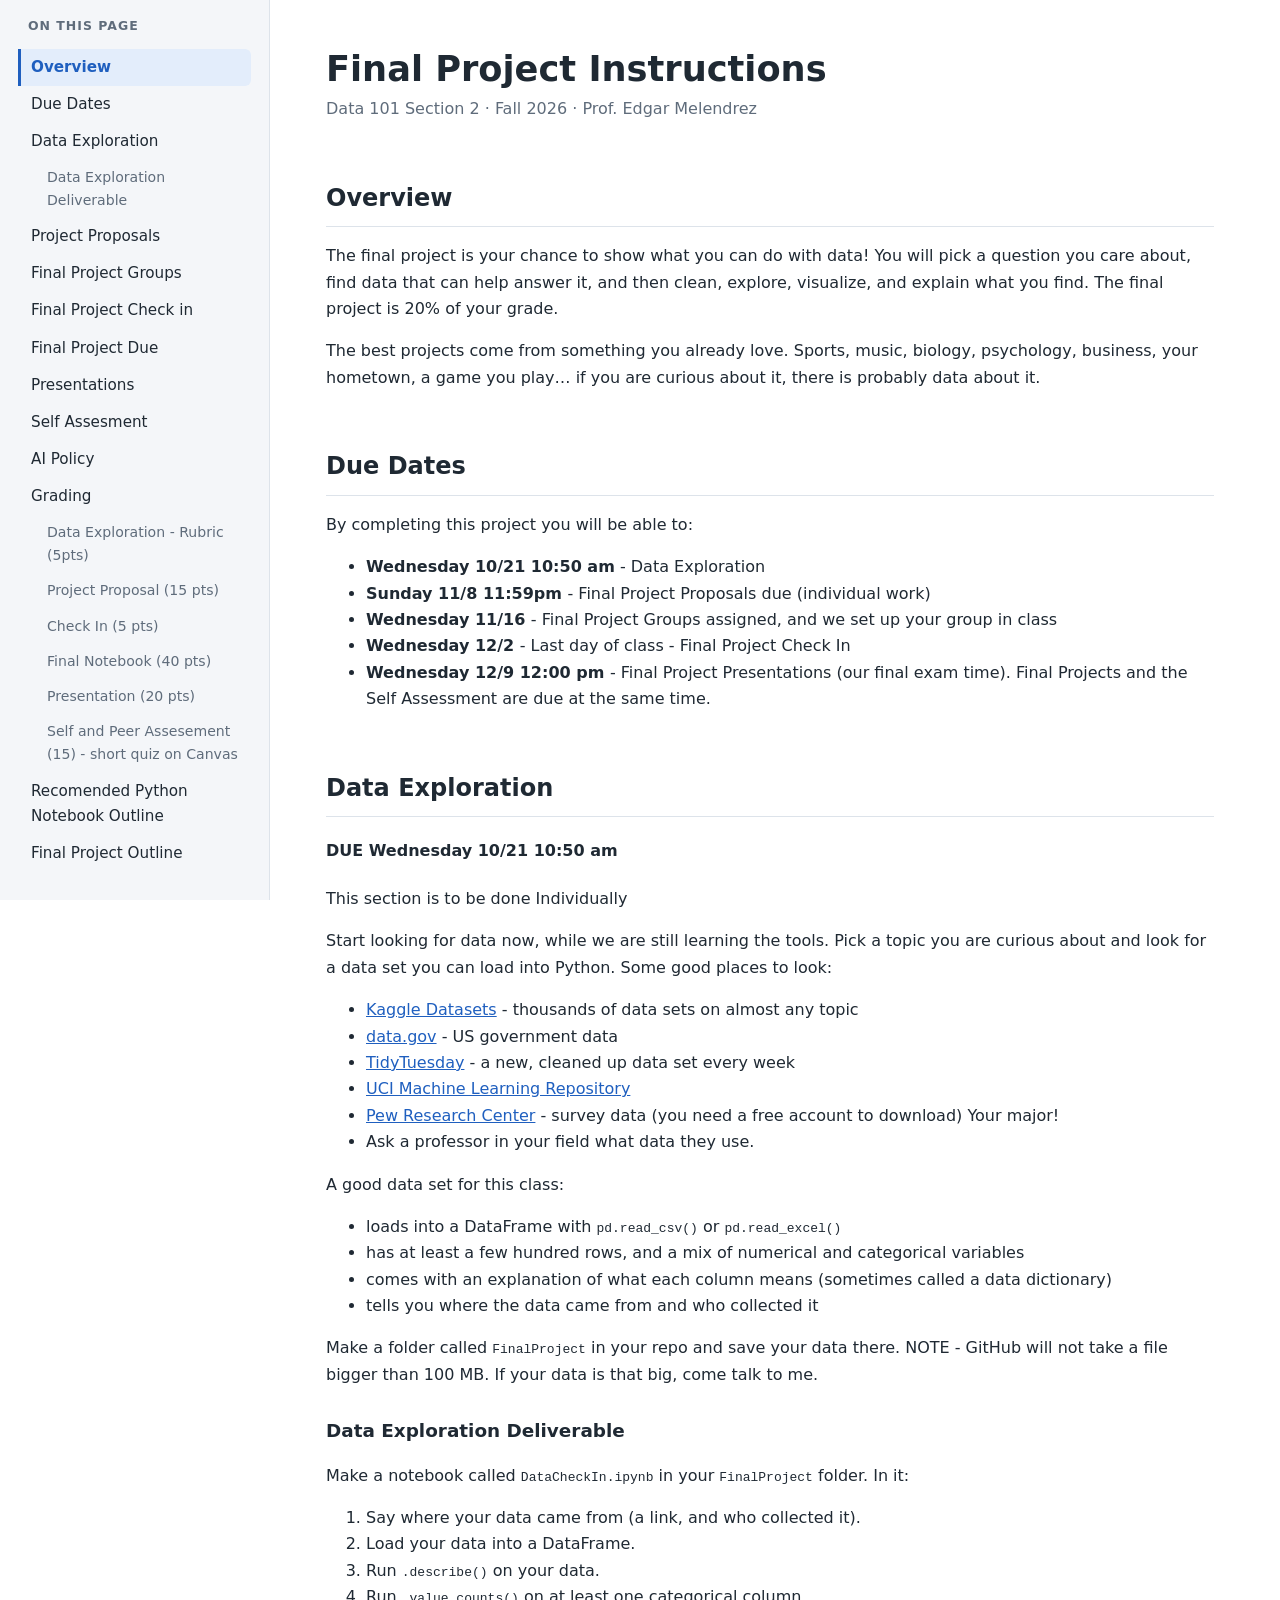
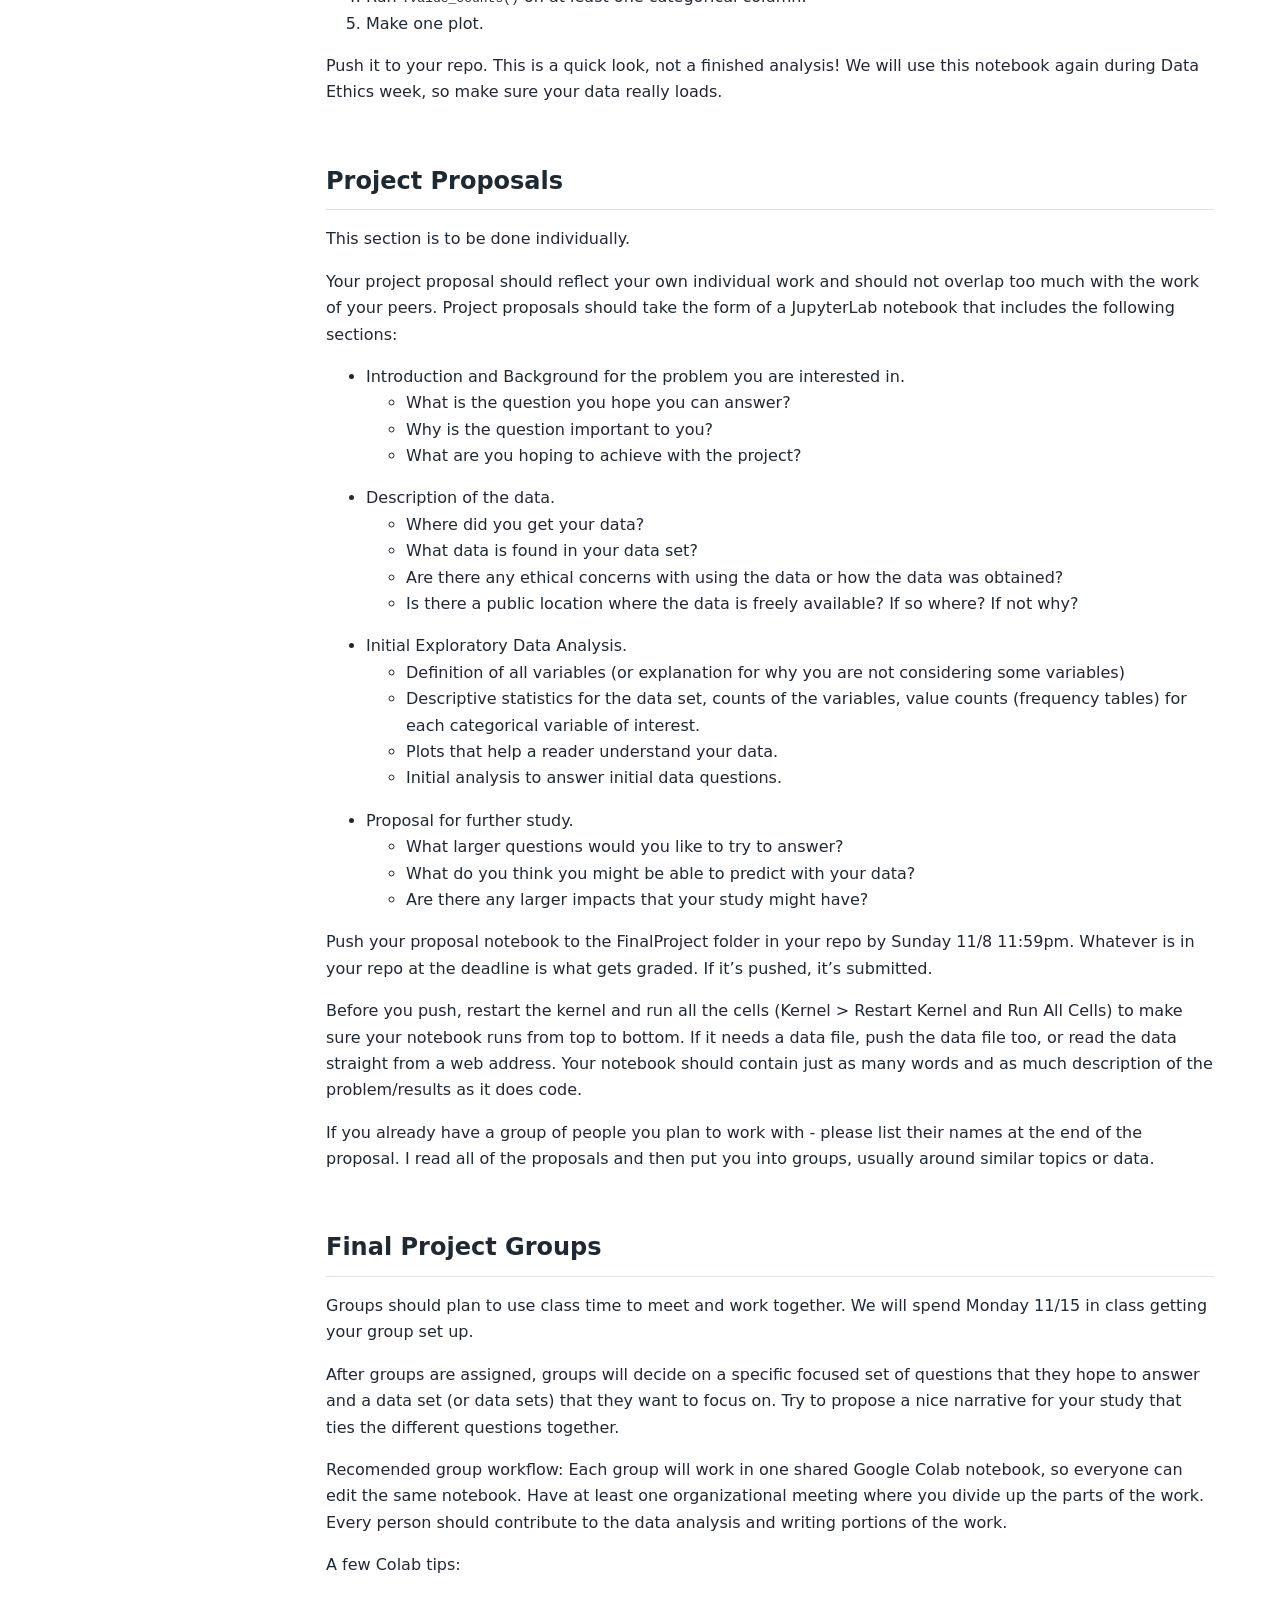
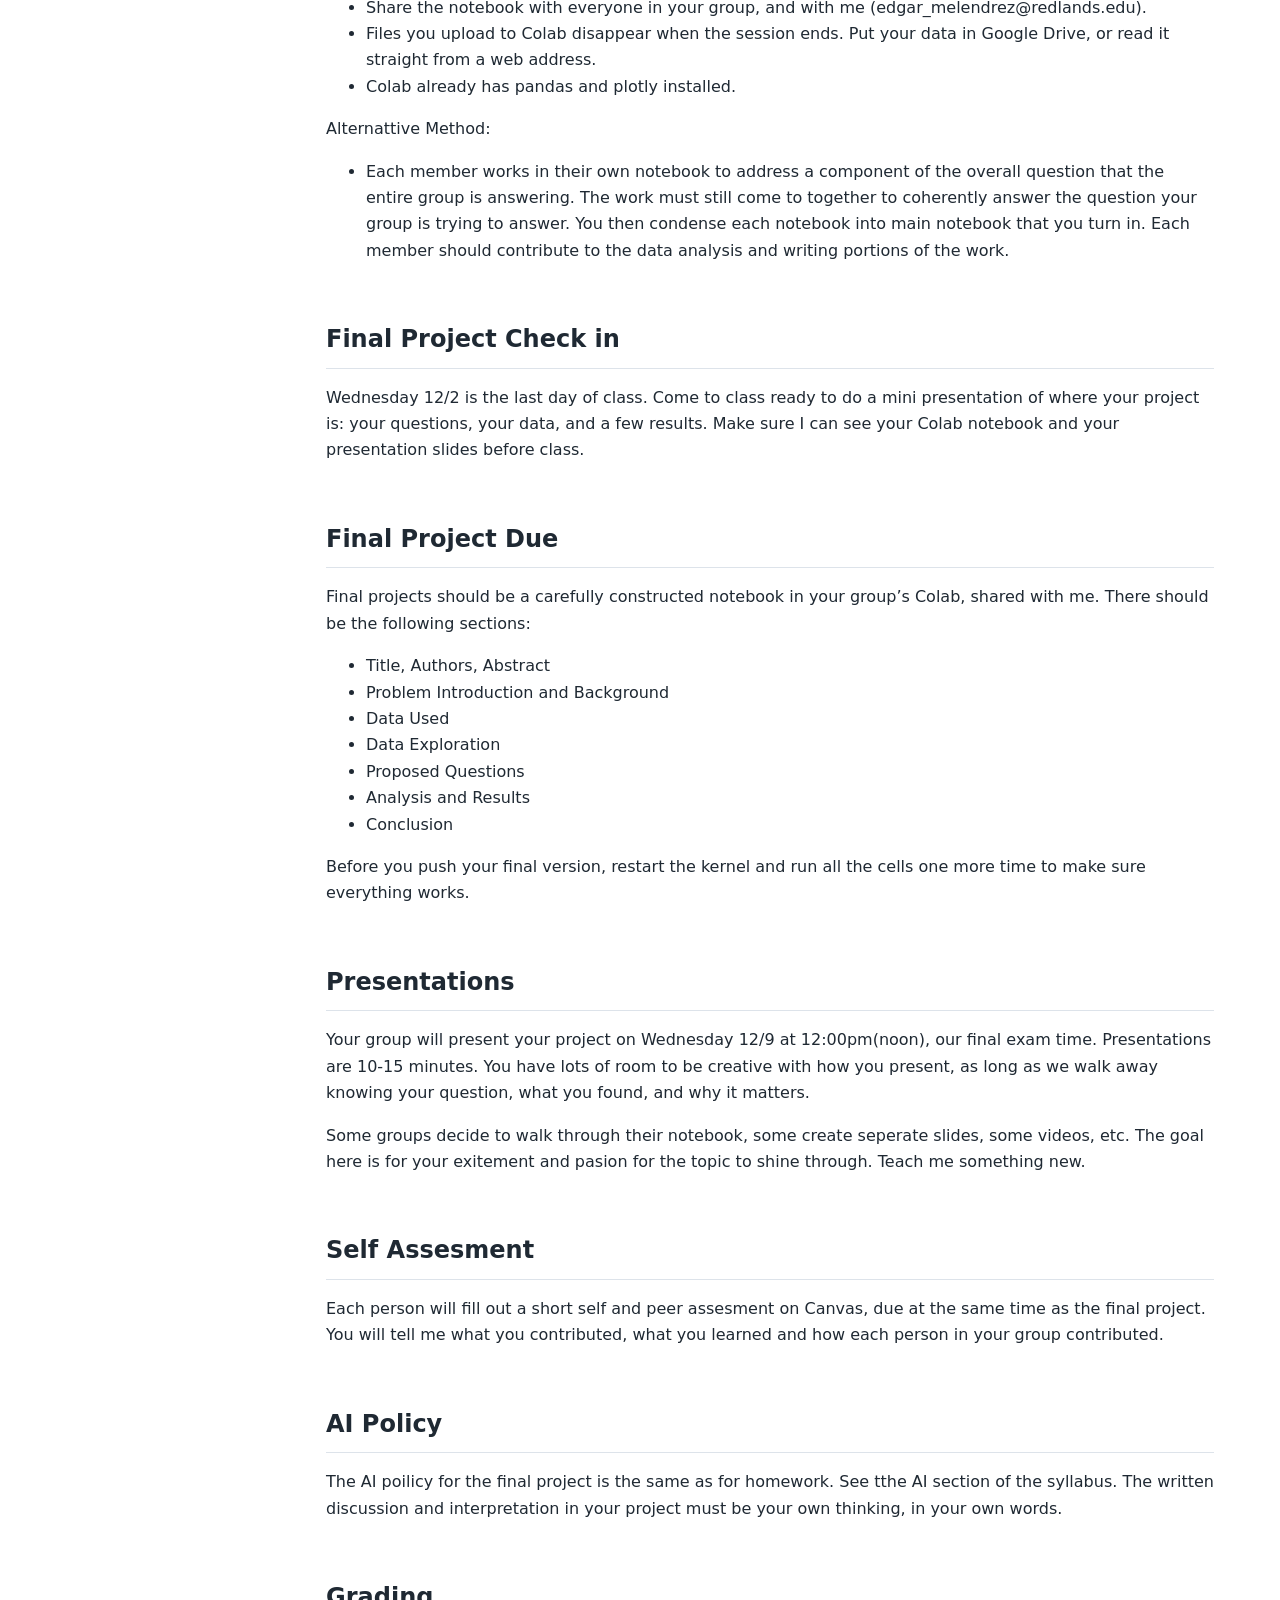
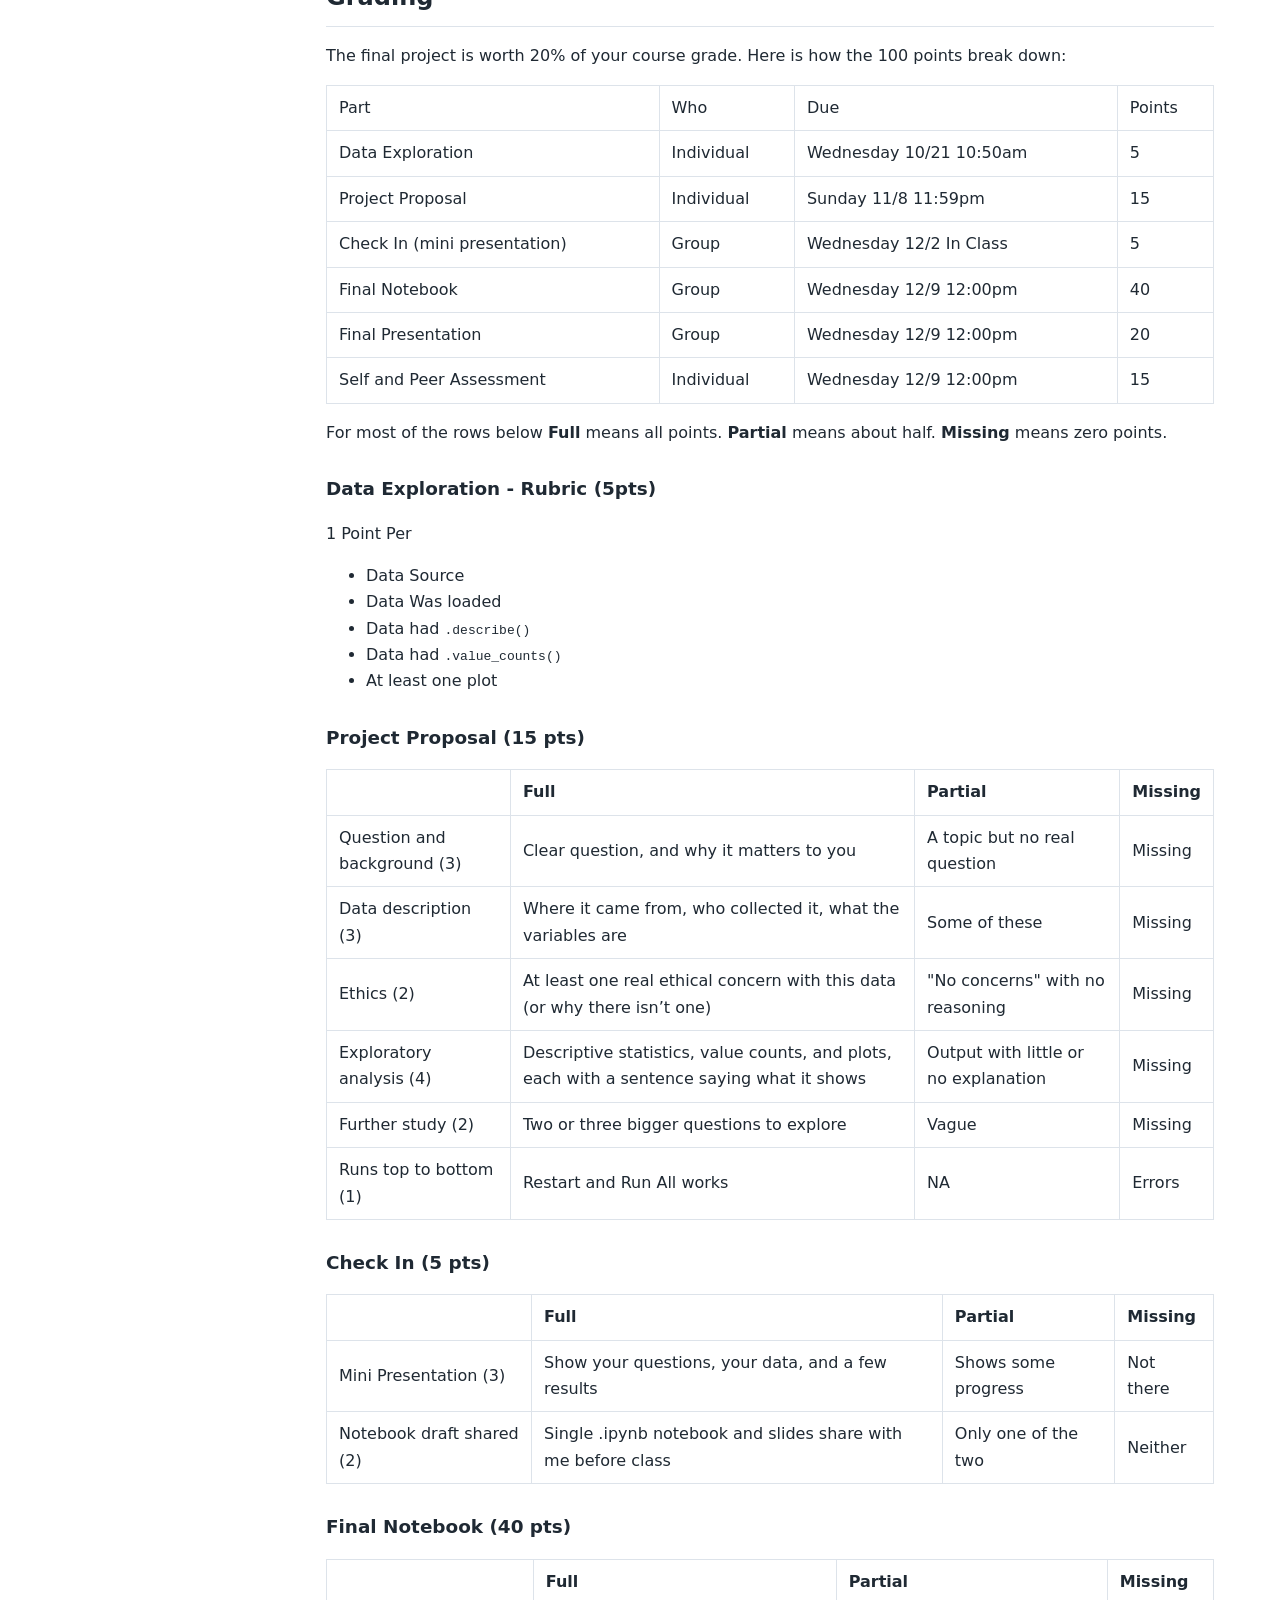
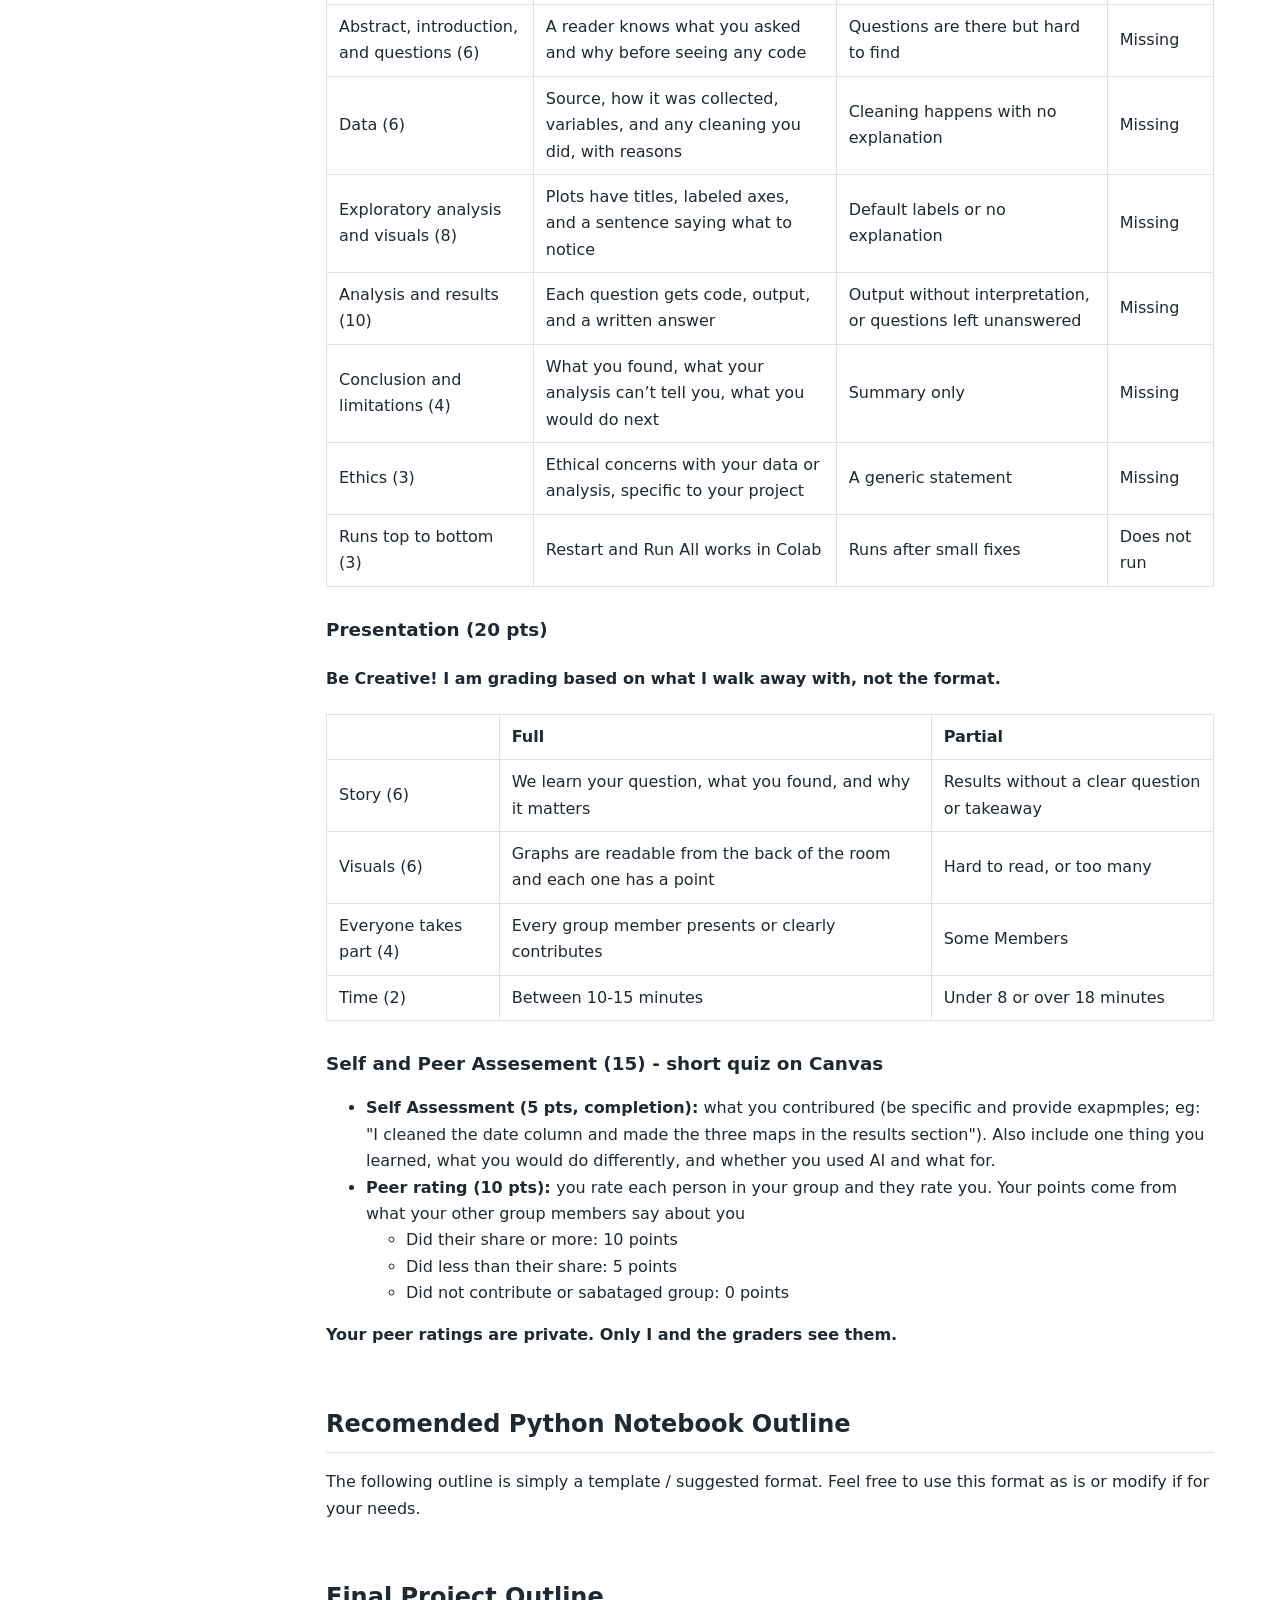
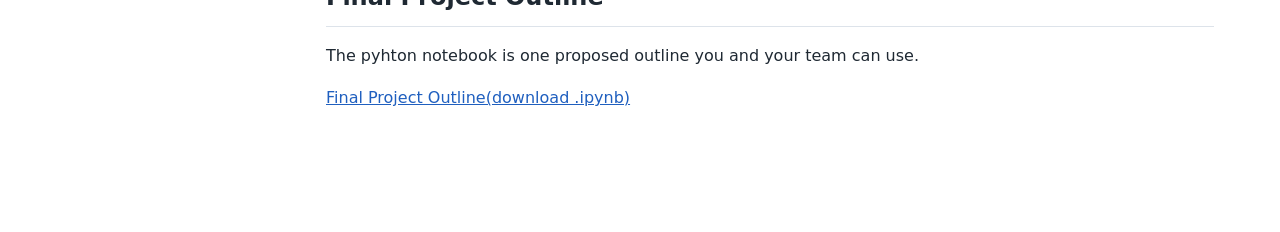
<file: final-project.html>
<!DOCTYPE html>
<html lang="en">
<head>
<meta charset="UTF-8">
<meta name="viewport" content="width=device-width, initial-scale=1.0">
<title>Edgar Melendrez — Data Science, University of Redlands</title>
<meta name="description" content="Personal site of Edgar Melendrez — schedule, teaching, Data Science at UoR, and other activities.">
<link rel="preconnect" href="https://fonts.googleapis.com">
<link rel="preconnect" href="https://fonts.gstatic.com" crossorigin>
<link href="https://fonts.googleapis.com/css2?family=Fraunces:opsz,wght@9..144,500;9..144,600&family=IBM+Plex+Sans:wght@400;500;600&family=IBM+Plex+Mono:wght@400;500&display=swap" rel="stylesheet">
<!-- <link rel="stylesheet" href="styles.css"> -->

<style>
  :root {
    --bg: #ffffff;
    --text: #1f2933;
    --muted: #5f6c7b;
    --side-bg: #f4f6f9;
    --border: #dde3ea;
    --accent: #1f5fbf;
    --accent-soft: #e3edfb;
    --th-bg: #eef2f7;
    color-scheme: light;
  }
  * { box-sizing: border-box; }
  html { scroll-behavior: smooth; }
  body {
    margin: 0;
    font-family: system-ui, -apple-system, "Segoe UI", Roboto, sans-serif;
    line-height: 1.65;
    color: var(--text);
    background: var(--bg);
  }
 
  /* ---------- Side navigation ---------- */
  .sidenav {
    position: fixed;
    top: 0; left: 0; bottom: 0;
    width: 270px;
    padding: 28px 18px;
    overflow-y: auto;
    background: var(--side-bg);
    border-right: 1px solid var(--border);
  }
  .sidenav .nav-title {
    font-size: 0.78rem;
    font-weight: 700;
    letter-spacing: 0.08em;
    text-transform: uppercase;
    color: var(--muted);
    margin: 0 0 12px 10px;
  }
  .sidenav ul { list-style: none; margin: 0; padding: 0; }
  .sidenav a {
    display: block;
    padding: 6px 10px;
    border-left: 3px solid transparent;
    border-radius: 0 6px 6px 0;
    color: var(--text);
    text-decoration: none;
    font-size: 0.95rem;
  }
  .sidenav a:hover { background: var(--accent-soft); }
  .sidenav a.sub { padding-left: 26px; font-size: 0.88rem; color: var(--muted); }
  .sidenav a.active {
    border-left-color: var(--accent);
    background: var(--accent-soft);
    color: var(--accent);
    font-weight: 600;
  }
 
  /* ---------- Main content ---------- */
  main {
    margin-left: 270px;
    padding: 48px 56px 120px;
    max-width: 1000px;
  }
  main h1 { font-size: 2.2rem; margin: 0 0 6px; line-height: 1.2; }
  .subtitle { color: var(--muted); margin: 0 0 36px; }
  main h2 {
    font-size: 1.5rem;
    margin: 56px 0 12px;
    padding-bottom: 8px;
    border-bottom: 1px solid var(--border);
  }
  main h3 { font-size: 1.15rem; margin: 28px 0 8px; }
  h2, h3 { scroll-margin-top: 24px; }
  table { border-collapse: collapse; width: 100%; margin: 16px 0; }
  th, td { border: 1px solid var(--border); padding: 9px 12px; text-align: left; }
  th { background: var(--th-bg); }
  .callout {
    background: var(--accent-soft);
    border-left: 4px solid var(--accent);
    padding: 12px 16px;
    border-radius: 0 8px 8px 0;
    margin: 18px 0;
  }
  a { color: var(--accent); }
 
  /* ---------- Mobile ---------- */
  .menu-toggle { display: none; }
  @media (max-width: 860px) {
    .menu-toggle {
      display: block;
      position: fixed;
      top: 12px; left: 12px;
      z-index: 20;
      padding: 8px 14px;
      font: inherit;
      color: var(--text);
      background: var(--side-bg);
      border: 1px solid var(--border);
      border-radius: 8px;
      cursor: pointer;
    }
    .sidenav {
      transform: translateX(-100%);
      transition: transform 0.2s ease;
      z-index: 15;
      box-shadow: 0 0 24px rgba(0,0,0,0.2);
    }
    .sidenav.open { transform: translateX(0); }
    main { margin-left: 0; padding: 72px 20px 100px; }
  }
</style>

</head>
<body>


<!-- <header class="site-header">
  <nav class="nav-bar" aria-label="Primary">
    <input type="checkbox" id="nav-toggle" class="nav-toggle">
    <label for="nav-toggle" class="nav-toggle-label" aria-label="Toggle navigation menu">Menu</label>
    <ul class="nav-links">
      <li><a href="index.html">Home</a></li>
      <li><a href="schedule.html">Schedule</a></li>
      <li><a href="teaching.html">Teaching</a></li>
      <li><a href="data101.html" class="active">DATA 101</a></li>
      <li><a href="final-project.html" class="active" aria-current="page">Final Project</a></li>
      <li><a href="data-science-uor.html">Data Science at UoR</a></li>
      <li><a href="other-activities.html">Other Activities</a></li>
    </ul>
  </nav>

  
</header> -->

<button class="menu-toggle" id="menuToggle" aria-expanded="false" aria-controls="sidenav">☰ Menu</button>
 
<!-- The menu is built automatically from the <h2> and <h3> headings in <main> -->
<nav class="sidenav" id="sidenav" aria-label="Page sections">
  <p class="nav-title">On this page</p>
  <ul id="navList"></ul>
</nav>
 
<main id="content">
  <h1>Final Project Instructions</h1>
  <p class="subtitle">Data 101 Section 2 · Fall 2026 · Prof. Edgar Melendrez</p>
 
  <h2>Overview</h2>
  <!-- <p>The final project is your chance to show what you have learned this semester by applying it to a problem or topic of your choosing. [Write 2–3 sentences describing the big idea of the project.]</p>
  <div class="callout"><strong>Due date:</strong> [Date and time]. Late work policy: [your policy].</div> -->
  <p>The final project is your chance to show what you can do with data! You will pick a question you care about, 
    find data that can help answer it, and then clean, explore, visualize, and explain what you find. The final 
    project is 20% of your grade.</p>

  <p>The best projects come from something you already love. Sports, music, biology, psychology, business, your 
    hometown, a game you play… if you are curious about it, there is probably data about it.</p>

  <h2>Due Dates</h2>
  <p>By completing this project you will be able to:</p>
  <ul>
    <li><strong>Wednesday 10/21 10:50 am</strong> - Data Exploration</li>
    <li><strong>Sunday 11/8 11:59pm </strong>- Final Project Proposals due (individual work)</li>
    <li><strong>Wednesday 11/16 </strong>- Final Project Groups assigned, and we set up your group in class</li>
    <!-- <li>Monday 11/30 and Wednesday 12/1 - Group work days in class</li> -->
    <li><strong>Wednesday 12/2 </strong>- Last day of class - Final Project Check In</li>
    <li><strong>Wednesday 12/9 12:00 pm </strong>- Final Project Presentations (our final exam time). Final Projects and the Self Assessment are due at the same time.</li>
  </ul>
 
  <h2>Data Exploration </h2>
  <h4>DUE Wednesday 10/21 10:50 am</h4> 

  <p>This section is to be done Individually</p>
  <p>Start looking for data now, while we are still learning the tools. Pick a topic you are curious about and look for a data set you 
    can load into Python. Some good places to look:</p>
  <ul>
    <li><a href="https://www.kaggle.com/datasets" target="_blank" rel="noopener">Kaggle Datasets</a> - thousands of data sets on almost any topic</li>
    <li><a href="https://data.gov/" target="_blank" rel="noopener">data.gov</a> - US government data</li>
    <li><a href="https://github.com/rfordatascience/tidytuesday" target="_blank" rel="noopener">TidyTuesday</a> - a new, cleaned up data set every week</li>
    <li><a href="https://archive.ics.uci.edu/" target="_blank" rel="noopener">UCI Machine Learning Repository</a></li>
    <li><a href="https://www.pewresearch.org/datasets/" target="_blank" rel="noopener">Pew Research Center</a> - survey data (you need a free account to download) Your major! </li>
    <li>Ask a professor in your field what data they use.</li>
  </ul>
 
  <p>A good data set for this class:</p>

  <ul>
    <li>loads into a DataFrame with <code>pd.read_csv()</code> or <code>pd.read_excel()</code></li>
    <li>has at least a few hundred rows, and a mix of numerical and categorical variables</li>
    <li>comes with an explanation of what each column means (sometimes called a data dictionary)</li>
    <li>tells you where the data came from and who collected it</li>
  </ul>

  <p>Make a folder called <code>FinalProject</code> in your repo and save your data there. NOTE - GitHub will not take a file bigger than 100 MB. If your data is that big, come talk to me.  </p>

  <h3>Data Exploration Deliverable</h3>

  <p>Make a notebook called <code>DataCheckIn.ipynb</code> in your <code>FinalProject</code> folder. In it: </p>

  <ol>
    <li>Say where your data came from (a link, and who collected it).</li>
    <li>Load your data into a DataFrame.</li>
    <li>Run <code>.describe()</code> on your data.</li>
    <li>Run <code>.value_counts()</code> on at least one categorical column.</li>
    <li>Make one plot.</li>
  </ol>

  <p>Push it to your repo. This is a quick look, not a finished analysis! We will use this notebook again during Data Ethics week, so make sure your data really loads.</p>

<h2>Project Proposals</h2>

  <p>This section is to be done individually.</p>

  <p>Your project proposal should reflect your own individual work and should not overlap too much with the work of your peers. 
    Project proposals should take the form of a JupyterLab notebook that includes the following sections:

    <ul>
      <li>Introduction and Background for the problem you are interested in.</li>
      <ul>
        <li>What is the question you hope you can answer?</li>
        <li>Why is the question important to you?</li>
        <li>What are you hoping to achieve with the project?</li>
      </ul>
    </ul>

    <ul>
      <li>Description of the data.</li>
      <ul>
        <li>Where did you get your data?</li>
        <li>What data is found in your data set?</li>
        <li>Are there any ethical concerns with using the data or how the data was obtained?</li>
        <li>Is there a public location where the data is freely available? If so where? If not why?</li>
      </ul>
    </ul>

    <ul>
      <li>Initial Exploratory Data Analysis.</li>
      <ul>
        <li>Definition of all variables (or explanation for why you are not considering some variables)</li>
        <li>Descriptive statistics for the data set, counts of the variables, value counts (frequency tables) for each categorical variable of interest.</li>
        <li>Plots that help a reader understand your data.</li>
        <li>Initial analysis to answer initial data questions.</li>
      </ul>
    </ul>

    <ul>
      <li>Proposal for further study.</li>
      <ul>
        <li>What larger questions would you like to try to answer?</li>
        <li>What do you think you might be able to predict with your data?</li>
        <li>Are there any larger impacts that your study might have?</li>
      </ul>
    </ul>

    <p>Push your proposal notebook to the FinalProject folder in your repo by Sunday 11/8 11:59pm. Whatever is in your repo at the deadline is what gets graded.
       If it’s pushed, it’s submitted.</p>

    <p>Before you push, restart the kernel and run all the cells (Kernel > Restart Kernel and Run All Cells) to make sure your notebook runs from top to bottom. 
      If it needs a data file, push the data file too, or read the data straight from a web address. Your notebook should contain just as many words and as much 
      description of the problem/results as it does code.</p>

    <p>If you already have a group of people you plan to work with - please list their names at the end of the proposal. I read all of the proposals and then
       put you into groups, usually around similar topics or data.</p>

<h2>Final Project Groups</h2>

<p>Groups should plan to use class time to meet and work together. We will spend Monday 11/15 
  in class getting your group set up.</p>

<p>After groups are assigned, groups will decide on a specific focused set of questions that 
  they hope to answer and a data set (or data sets) that they want to focus on. Try to propose 
  a nice narrative for your study that ties the different questions together.</p>

<p>Recomended group workflow: Each group will work in one shared Google Colab notebook, so everyone can edit the same 
  notebook. Have at least one organizational meeting where you divide up the parts of the work. 
  Every person should contribute to the data analysis and writing portions of the work.</p>

  <p>A few Colab tips:</p>
    <ul>
      <li>Share the notebook with everyone in your group, and with me (edgar_melendrez@redlands.edu).</li>
      <li>Files you upload to Colab disappear when the session ends. Put your data in Google Drive, or read it straight from a web address.</li>
      <li>Colab already has pandas and plotly installed.</li>
    </ul>

<p>Alternattive Method: </p>
<ul>
  <li>Each member works in their own notebook to address a component of the overall question
    that the entire group is answering. The work must still come to together to coherently 
    answer the question your group is trying to answer. You then condense each notebook into 
    main notebook that you turn in. Each member should contribute to the data analysis and 
    writing portions of the work.
  </li>

</ul>

<h2>Final Project Check in</h2>

<p>Wednesday 12/2 is the last day of class. Come to class ready to do a mini presentation 
  of where your project is: your questions, your data, and a few results. Make sure I can 
  see your Colab notebook and your presentation slides before class.</p>

<h2>Final Project Due</h2>

<p>Final projects should be a carefully constructed notebook in your group’s Colab, shared 
  with me. There should be the following sections:</p>

<ul>
  <li>Title, Authors, Abstract</li>
  <li>Problem Introduction and Background</li>
  <li>Data Used</li>
  <li>Data Exploration</li>
  <li>Proposed Questions</li>
  <li>Analysis and Results</li>
  <li>Conclusion</li>
</ul>

<p>Before you push your final version, restart the kernel and run all the cells one more 
  time to make sure everything works.</p>


<h2>Presentations</h2>

<p>Your group will present your project on Wednesday 12/9 at 12:00pm(noon), our final exam 
  time. Presentations are 10-15 minutes. You have lots of room to be creative with how you 
  present, as long as we walk away knowing your question, what you found, and why it matters.
</p>

<p>Some groups decide to walk through their notebook, some create seperate slides, some 
  videos, etc. The goal here is for your exitement and pasion for the topic to shine through.
  Teach me something new.
</p>

<h2>Self Assesment</h2>

<p>Each person will fill out a short self and peer assesment on Canvas, due at the same time 
  as the final project. You will tell me what you contributed, what you learned and how each 
  person in your group contributed. 
</p>

<h2>AI Policy</h2>

<p>The AI poilicy for the final project is the same as for homework. See tthe AI section of 
  the syllabus. The written discussion and interpretation in your project must be your own
  thinking, in your own words.
</p>

<h2>Grading</h2>

<p>The final project is worth 20% of your course grade. Here is how the 100 points break down:
</p>


<table>
  <tr>
    <td>Part</td>
    <td>Who</td>
    <td>Due</td>
    <td>Points</td>
  </tr>
  <tr>
    <td>Data Exploration</td>
    <td>Individual</td>
    <td>Wednesday 10/21 10:50am </td>
    <td>5</td>
  </tr>
  <tr>
    <td>Project Proposal</td>
    <td>Individual</td>
    <td>Sunday 11/8 11:59pm</td>
    <td>15</td>
  </tr>
  <tr>
    <td>Check In (mini presentation)</td>
    <td>Group</td>
    <td>Wednesday 12/2 In Class</td>
    <td>5</td>
  </tr>
  <tr>
    <td>Final Notebook</td>
    <td>Group</td>
    <td>Wednesday 12/9 12:00pm</td>
    <td>40</td>
  </tr>
  <tr>
    <td>Final Presentation</td>
    <td>Group</td>
    <td>Wednesday 12/9 12:00pm</td>
    <td>20</td>
  </tr>
  <tr>
    <td>Self and Peer Assessment</td>
    <td>Individual</td>
    <td>Wednesday 12/9 12:00pm</td>
    <td>15</td>
  </tr>
</table>

<p>For most of the rows below <strong>Full</strong> means all points. <strong>Partial</strong>
means about half. <strong>Missing</strong> means zero points.</p>


<h3> Data Exploration - Rubric (5pts)</h3>
<p>1 Point Per</p>
<ul>
  <li>Data Source</li>
  <li>Data Was loaded</li>
  <li>Data had <code>.describe()</code></li>
  <li>Data had <code>.value_counts()</code></li>
  <li>At least one plot</li>
</ul>

<h3> Project Proposal (15 pts)</h3>

<table>
  <tr>
    <td></td>
    <td><strong>Full</strong></td>
    <td><strong>Partial</strong></td>
    <td><strong>Missing</strong></td>
  </tr>
  <tr>
    <td>Question and background (3)</td>
    <td>Clear question, and why it matters to you</td>
    <td>A topic but no real question</td>
    <td>Missing</td>
  </tr>
  <tr>
    <td>Data description (3)</td>
    <td>Where it came from, who collected it, what the variables are</td>
    <td>Some of these</td>
    <td>Missing</td>
  </tr>
  <tr>
    <td>Ethics (2)</td>
    <td>At least one real ethical concern with this data (or why there isn’t one)</td>
    <td>"No concerns" with no reasoning</td>
    <td>Missing</td>
  </tr>
  <tr>
    <td>Exploratory analysis (4)	</td>
    <td>Descriptive statistics, value counts, and plots, each with a sentence saying what it shows</td>
    <td>Output with little or no explanation</td>
    <td>Missing</td>
  </tr>
  <tr>
    <td>Further study (2)</td>
    <td>Two or three bigger questions to explore</td>
    <td>Vague</td>
    <td>Missing</td>
  </tr>
  <tr>
    <td>Runs top to bottom (1)</td>
    <td>Restart and Run All works</td>
    <td>NA</td>
    <td>Errors</td>
  </tr>
</table>

<h3> Check In (5 pts)</h3>

<table>
  <tr>
    <td></td>
    <td><strong>Full</strong></td>
    <td><strong>Partial</strong></td>
    <td><strong>Missing</strong></td>
  </tr>
  <tr>
    <td>Mini Presentation (3)</td>
    <td>Show your questions, your data, and a few results</td>
    <td>Shows some progress</td>
    <td>Not there</td>
  </tr>
  <tr>
    <td>Notebook draft shared (2)</td>
    <td>Single .ipynb notebook and slides share with me before class</td>
    <td>Only one of the two</td>
    <td>Neither</td>
  </tr>
</table>

<h3>Final Notebook (40 pts)</h3>

<table>
  <tr>
    <td></td>
    <td><strong>Full</strong></td>
    <td><strong>Partial</strong></td>
    <td><strong>Missing</strong></td>
  </tr>
  <tr>
    <td>Abstract, introduction, and questions (6)</td>
    <td>A reader knows what you asked and why before seeing any code</td>
    <td>Questions are there but hard to find</td>
    <td>Missing</td>
  </tr>
  <tr>
    <td>Data (6)</td>
    <td>Source, how it was collected, variables, and any cleaning you did, with reasons</td>
    <td>Cleaning happens with no explanation</td>
    <td>Missing</td>
  </tr>
  <tr>
    <td>Exploratory analysis and visuals (8)</td>
    <td>Plots have titles, labeled axes, and a sentence saying what to notice</td>
    <td>Default labels or no explanation</td>
    <td>Missing</td>
  </tr>
  <tr>
    <td>Analysis and results (10)</td>
    <td>Each question gets code, output, and a written answer</td>
    <td>Output without interpretation, or questions left unanswered</td>
    <td>Missing</td>
  </tr>
  <tr>
    <td>Conclusion and limitations (4)</td>
    <td>What you found, what your analysis can’t tell you, what you would do next</td>
    <td>Summary only</td>
    <td>Missing</td>
  </tr>
  <tr>
    <td>Ethics (3)</td>
    <td>Ethical concerns with your data or analysis, specific to your project</td>
    <td>A generic statement</td>
    <td>Missing</td>
  </tr>
  <tr>
    <td>Runs top to bottom (3)</td>
    <td>Restart and Run All works in Colab</td>
    <td>Runs after small fixes</td>
    <td>Does not run</td>
  </tr>
</table>

<h3>Presentation (20 pts)</h3>
<h4>Be Creative! I am grading based on what I walk away with, not the format.</h4>
<table>
  <tr>
    <td></td>
    <td><strong>Full</strong></td>
    <td><strong>Partial</strong></td>
  </tr>
  <tr>
    <td>Story (6)</td>
    <td>We learn your question, what you found, and why it matters</td>
    <td>Results without a clear question or takeaway</td>
  </tr>
  <tr>
    <td>Visuals (6)</td>
    <td>Graphs are readable from the back of the room and each one has a point</td>
    <td>Hard to read, or too many</td>
  </tr>
  <tr>
    <td>Everyone takes part (4)</td>
    <td>Every group member presents or clearly contributes</td>
    <td>Some Members</td>
  </tr>
  <tr>
    <td>Time (2)</td>
    <td>Between 10-15 minutes</td>
    <td>Under 8 or over 18 minutes</td>
  </tr>
</table>

<h3>Self and Peer Assesement (15) - short quiz on Canvas</h3>

<ul>
  <li><strong>Self Assessment (5 pts, completion):</strong> what you contribured 
  (be specific and provide exapmples; eg: "I cleaned the date column and made 
  the three maps in the results section"). Also include one thing you learned, 
  what you would do differently, and whether you used AI and what for.</li>
  <li><strong>Peer rating (10 pts): </strong> you rate each person in your group
  and they rate you. Your points come from what your other group members say about you</li>
  <ul>
    <li>Did their share or more: 10 points</li>
    <li>Did less than their share: 5 points</li>
    <li>Did not contribute or sabataged group: 0 points</li>
  </ul>
  

</ul>

<p><strong>Your peer ratings are private. Only I and the graders see them.</strong></p>

<h2>Recomended Python Notebook Outline</h2>
<p>The following outline is simply a template / suggested format. Feel free to use this format
  as is or modify if for your needs.
</p>
<h2>Final Project Outline</h2>

<p>The pyhton notebook is one proposed outline you and your team can use.</p>

<a href="course_materials/FinalProjects/FinalProjectOutline.ipynb" download>Final Project Outline(download .ipynb)</a>

</main>
 
<script>
(function () {
  var content = document.getElementById('content');
  var navList = document.getElementById('navList');
  var sidenav = document.getElementById('sidenav');
  var toggle = document.getElementById('menuToggle');
  var headings = content.querySelectorAll('h2, h3');
  var links = [];
  var used = {};
 
  function slug(text) {
    var s = text.toLowerCase().replace(/[^a-z0-9]+/g, '-').replace(/^-+|-+$/g, '') || 'section';
    var base = s, n = 2;
    while (used[s] || document.getElementById(s)) { s = base + '-' + n++; }
    used[s] = true;
    return s;
  }
 
  // Build the menu: every h2 and h3 becomes a link
  headings.forEach(function (h) {
    if (!h.id) h.id = slug(h.textContent);
    var li = document.createElement('li');
    var a = document.createElement('a');
    a.href = '#' + h.id;
    a.textContent = h.textContent;
    if (h.tagName === 'H3') a.className = 'sub';
    a.addEventListener('click', function () { closeMenu(); });
    li.appendChild(a);
    navList.appendChild(li);
    links.push({ heading: h, link: a });
  });
 
  // Highlight the section currently being read
  function updateActive() {
    var current = links[0];
    var offset = 120;
    links.forEach(function (item) {
      if (item.heading.getBoundingClientRect().top - offset <= 0) current = item;
    });
    links.forEach(function (item) { item.link.classList.remove('active'); });
    if (current) {
      current.link.classList.add('active');
      var box = sidenav.getBoundingClientRect();
      var r = current.link.getBoundingClientRect();
      if (r.top < box.top || r.bottom > box.bottom) {
        current.link.scrollIntoView({ block: 'nearest' });
      }
    }
  }
  window.addEventListener('scroll', updateActive, { passive: true });
  window.addEventListener('resize', updateActive);
  updateActive();
 
  // Mobile menu toggle
  function closeMenu() {
    sidenav.classList.remove('open');
    toggle.setAttribute('aria-expanded', 'false');
  }
  toggle.addEventListener('click', function () {
    var open = sidenav.classList.toggle('open');
    toggle.setAttribute('aria-expanded', open ? 'true' : 'false');
  });
})();
</script>
</body>
</html>
</file>
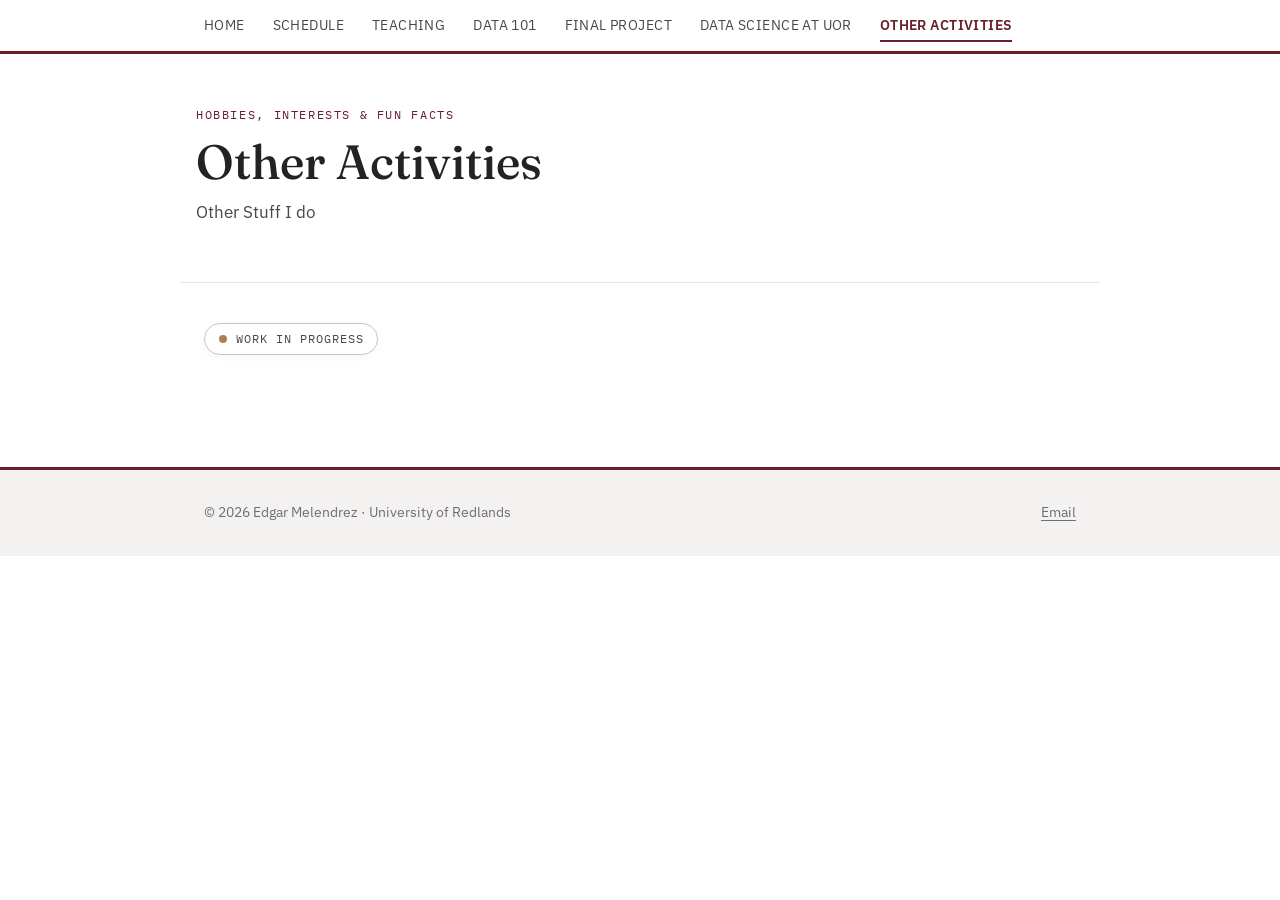
<file: other-activities.html>
<!DOCTYPE html>
<html lang="en">
<head>
<meta charset="UTF-8">
<meta name="viewport" content="width=device-width, initial-scale=1.0">
<title>Edgar Melendrez — Data Science, University of Redlands</title>
<meta name="description" content="Personal site of Edgar Melendrez — schedule, teaching, Data Science at UoR, and other activities.">
<link rel="preconnect" href="https://fonts.googleapis.com">
<link rel="preconnect" href="https://fonts.gstatic.com" crossorigin>
<link href="https://fonts.googleapis.com/css2?family=Fraunces:opsz,wght@9..144,500;9..144,600&family=IBM+Plex+Sans:wght@400;500;600&family=IBM+Plex+Mono:wght@400;500&display=swap" rel="stylesheet">
<link rel="stylesheet" href="styles.css">
</head>
<body>
<a class="skip-link" href="#main">Skip to content</a>

<header class="site-header">
  <nav class="nav-bar" aria-label="Primary">
    <!-- <a class="brand" href="index.html">
      <span class="crest" aria-hidden="true">EM</span>
      <span class="brand-text">
        <span class="brand-name">Edgar Melendrez</span>
        <span class="brand-role">Data Science · UoR</span>
      </span>
    </a> -->
    <input type="checkbox" id="nav-toggle" class="nav-toggle">
    <label for="nav-toggle" class="nav-toggle-label" aria-label="Toggle navigation menu">Menu</label>
    <ul class="nav-links">
      <li><a href="index.html" >Home</a></li>
      <li><a href="schedule.html">Schedule</a></li>
      <li><a href="teaching.html">Teaching</a></li>
      <li><a href="data101.html">DATA 101</a></li>
      <li><a href="final-project.html">Final Project</a></li>
      <li><a href="data-science-uor.html">Data Science at UoR</a></li>
      <li><a href="other-activities.html" class="active" aria-current="page">Other Activities</a></li>
    </ul>
  </nav>
</header>


<main id="main">
  <div class="page-header wrap">
    <span class="eyebrow">Hobbies, Interests &amp; Fun Facts</span>
    <h1>Other Activities</h1>
    <p>Other Stuff I do</p>
  </div>

  <section class="wrap" style="margin-top: 2.5rem;">
      <div class="wip-badge">
        <span class="wip-pulse-dot" aria-hidden="true"></span>
        Work in progress
      </div>
  </section>
</main>

<footer class="site-footer">
  <div class="wrap footer-inner">
    <span>&copy; 2026 Edgar Melendrez · University of Redlands</span>
    <ul class="footer-links">
      <li><a href="mailto:edgar_melendrez@redlands.edu">Email</a></li>
      <!-- <li><a href="https://github.com/yourusername" target="_blank" rel="noopener">GitHub</a></li> -->
    </ul>
  </div>
</footer>
</body>
</html>
</file>
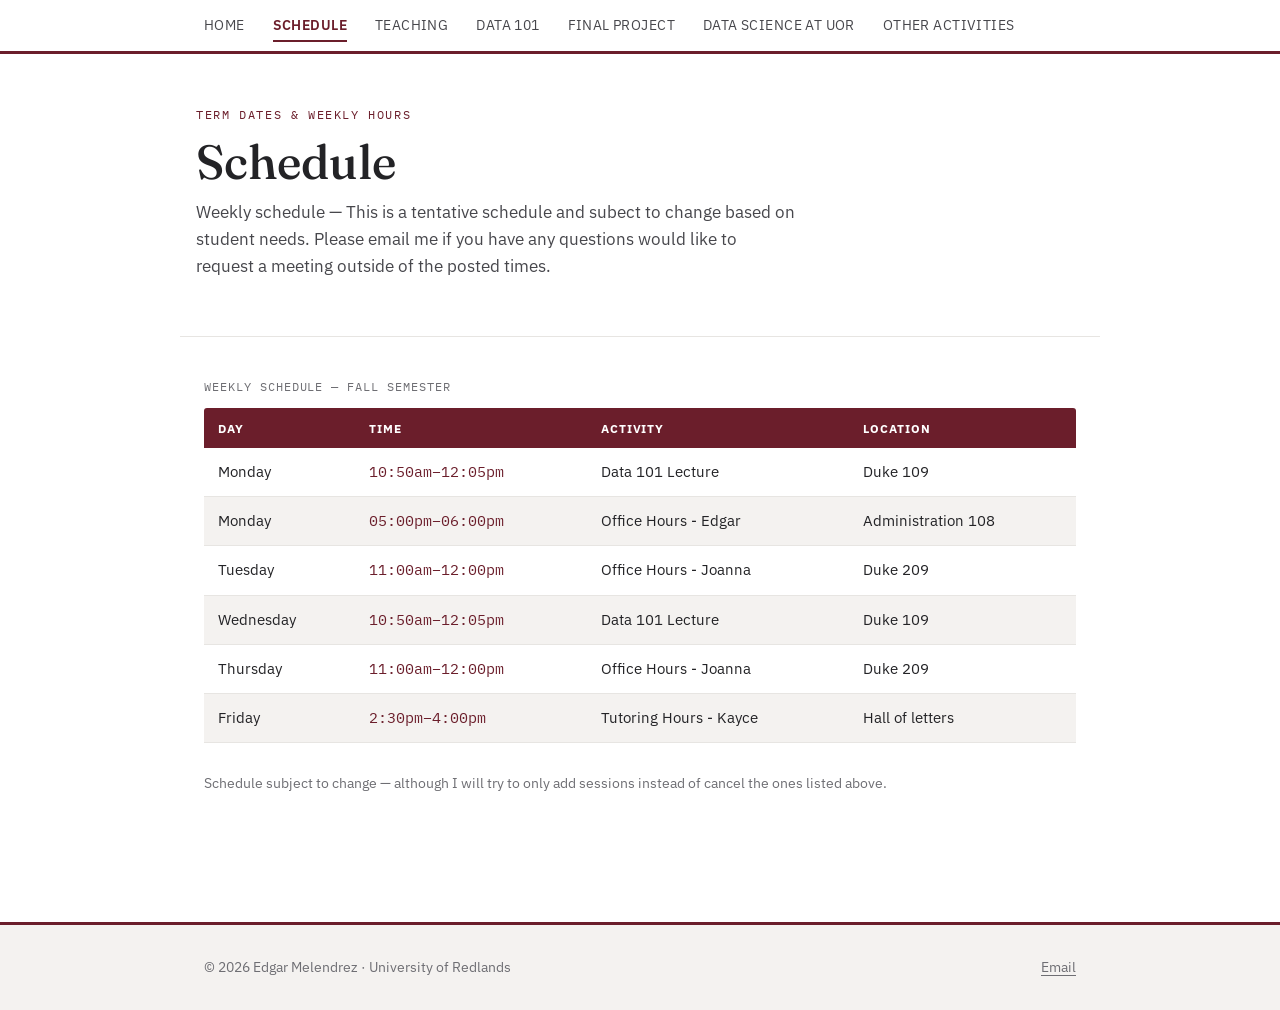
<file: schedule.html>
<!DOCTYPE html>
<html lang="en">
<head>
<meta charset="UTF-8">
<meta name="viewport" content="width=device-width, initial-scale=1.0">
<title>Edgar Melendrez — Data Science, University of Redlands</title>
<meta name="description" content="Personal site of Edgar Melendrez — schedule, teaching, Data Science at UoR, and other activities.">
<link rel="preconnect" href="https://fonts.googleapis.com">
<link rel="preconnect" href="https://fonts.gstatic.com" crossorigin>
<link href="https://fonts.googleapis.com/css2?family=Fraunces:opsz,wght@9..144,500;9..144,600&family=IBM+Plex+Sans:wght@400;500;600&family=IBM+Plex+Mono:wght@400;500&display=swap" rel="stylesheet">
<link rel="stylesheet" href="styles.css">
</head>
<body>
<a class="skip-link" href="#main">Skip to content</a>

<header class="site-header">
  <nav class="nav-bar" aria-label="Primary">
    <!-- <a class="brand" href="index.html">
      <span class="crest" aria-hidden="true">EM</span>
      <span class="brand-text">
        <span class="brand-name">Edgar Melendrez</span>
        <span class="brand-role">Data Science · UoR</span>
      </span>
    </a> -->
    <input type="checkbox" id="nav-toggle" class="nav-toggle">
    <label for="nav-toggle" class="nav-toggle-label" aria-label="Toggle navigation menu">Menu</label>
    <ul class="nav-links">
      <li><a href="index.html" >Home</a></li>
      <li><a href="schedule.html" class="active" aria-current="page">Schedule</a></li>
      <li><a href="teaching.html">Teaching</a></li>
      <li><a href="data101.html">DATA 101</a></li>
      <li><a href="final-project.html">Final Project</a></li>
      <li><a href="data-science-uor.html">Data Science at UoR</a></li>
      <li><a href="other-activities.html">Other Activities</a></li>
    </ul>
  </nav>
</header>

<main id="main">
  <div class="page-header wrap">
    <span class="eyebrow">Term dates &amp; weekly hours</span>
    <h1>Schedule</h1>
    <p>Weekly schedule — This is a tentative schedule and subect to change based on student needs. Please email me if you have any questions would like to request a meeting outside of the posted times.</p>
  </div>

  <section class="wrap" style="margin-top: 2.5rem;">
    <div class="table-scroll">
      <table class="schedule-table">
        <caption>Weekly schedule — Fall Semester</caption>
        <thead>
          <tr>
            <th scope="col">Day</th>
            <th scope="col">Time</th>
            <th scope="col">Activity</th>
            <th scope="col">Location</th>
          </tr>
        </thead>
        <tbody>
          <tr>
            <td>Monday</td>
            <td class="time">10:50am–12:05pm</td>
            <td>Data 101 Lecture</td>
            <td>Duke 109</td>
          </tr>
          <tr>
            <td>Monday</td>
            <td class="time">05:00pm–06:00pm</td>
            <td>Office Hours - Edgar</td>
            <td>Administration 108</td>
          </tr>
          <tr>
            <td>Tuesday</td>
            <td class="time">11:00am–12:00pm</td>
            <td>Office Hours - Joanna</td>
            <td>Duke 209</td>
          </tr>
          <tr>
            <td>Wednesday</td>
            <td class="time">10:50am–12:05pm</td>
            <td>Data 101 Lecture</td>
            <td>Duke 109</td>
          </tr>
          <!-- <tr>
            <td>Thursday</td>
            <td class="time">10:00am–11:30pm</td>
            <td>Tutoring Hours - Seth</td>
            <td>Hall of Letters 101</td>
          </tr> -->
          <tr>
            <td>Thursday</td>
            <td class="time">11:00am–12:00pm</td>
            <td>Office Hours - Joanna</td>
            <td>Duke 209</td>
          </tr>
          <tr>
            <td>Friday</td>
            <td class="time">2:30pm–4:00pm</td>
            <td>Tutoring Hours - Kayce</td>
            <td>Hall of letters</td>
          </tr>
        </tbody>
      </table>
    </div>

    <p style="margin-top: 1.75rem; font-size: 0.9rem; color: var(--grey-500);">
      Schedule subject to change — although I will try to only add sessions instead of cancel the ones listed above. 
    </p>
  </section>
</main>

<footer class="site-footer">
  <div class="wrap footer-inner">
    <span>&copy; 2026 Edgar Melendrez · University of Redlands</span>
    <ul class="footer-links">
      <li><a href="mailto:edgar_melendrez@redlands.edu">Email</a></li>
      <!-- <li><a href="https://github.com/yourusername" target="_blank" rel="noopener">GitHub</a></li> -->
    </ul>
  </div>
</footer>
</body>
</html>
</file>
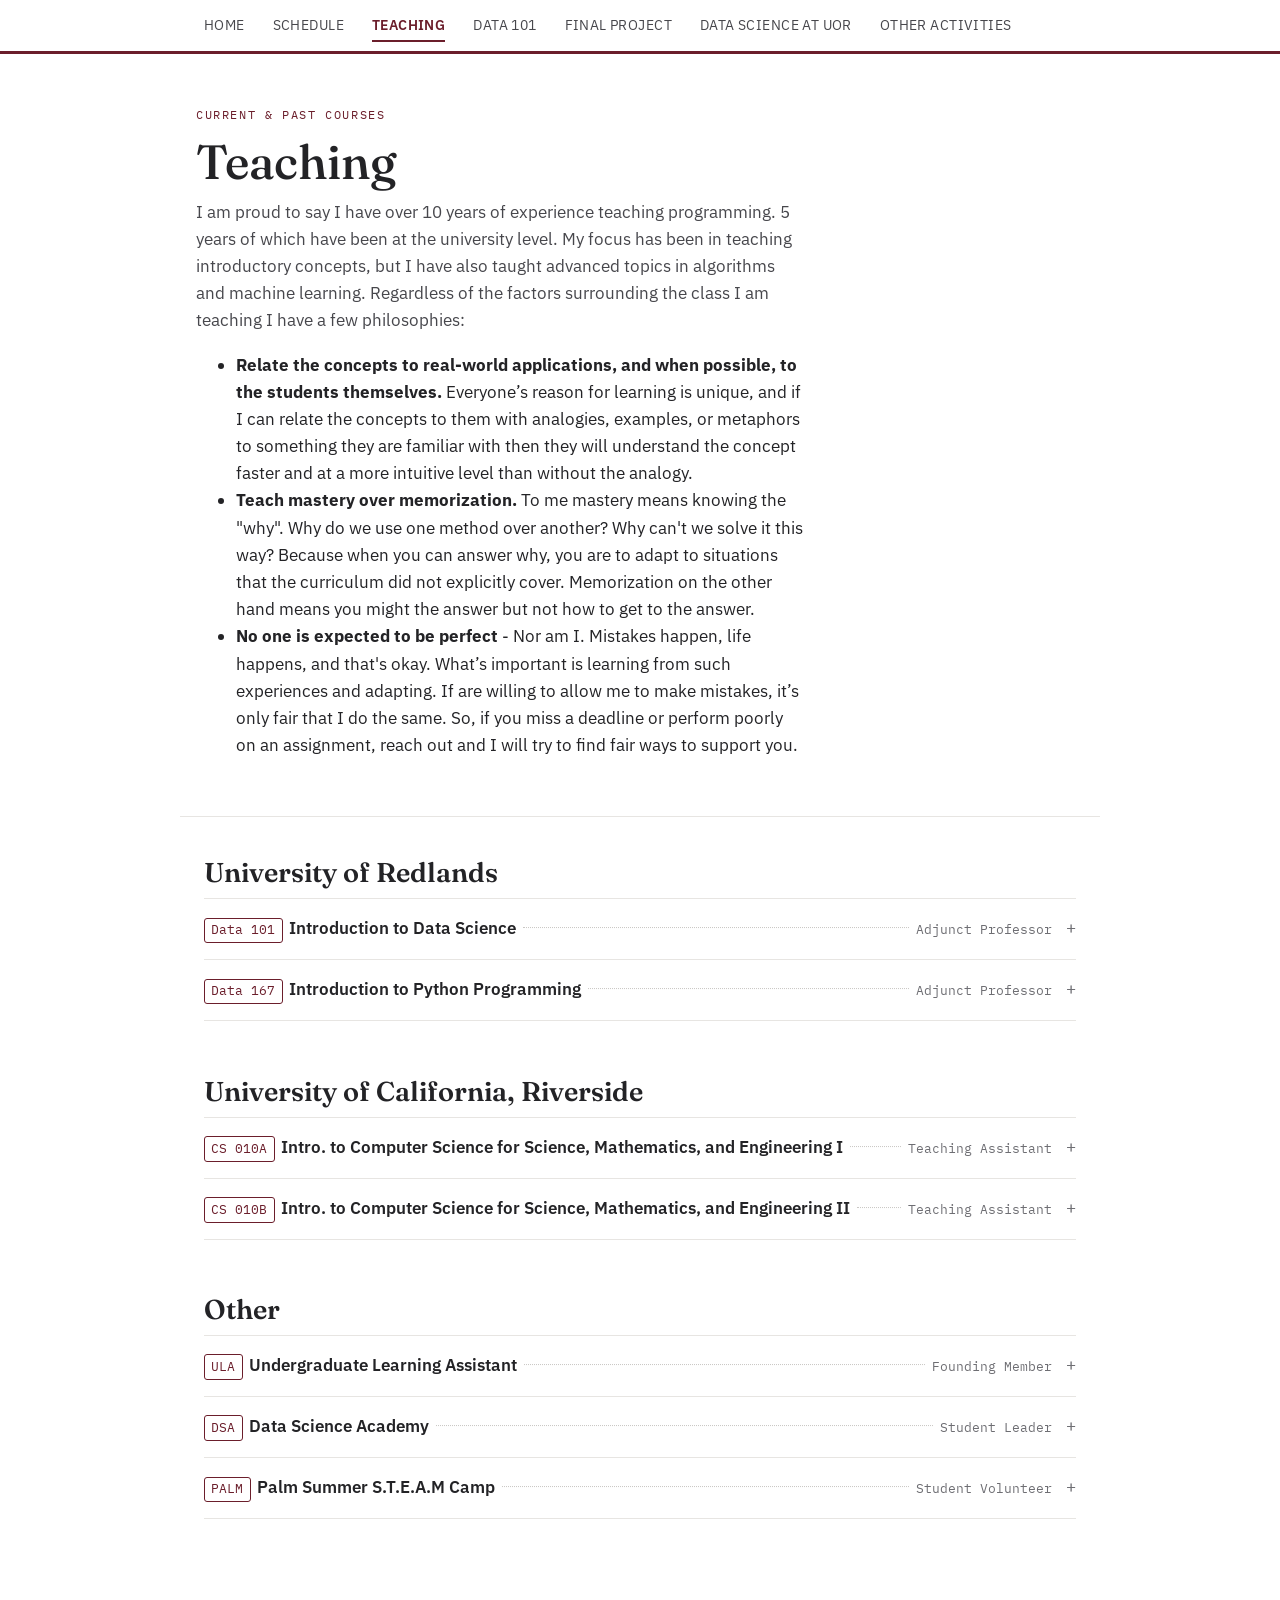
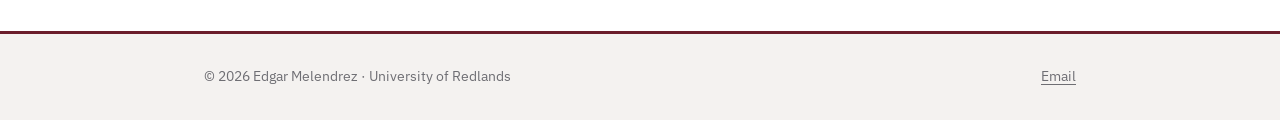
<file: teaching.html>
<!DOCTYPE html>
<html lang="en">
<head>
<meta charset="UTF-8">
<meta name="viewport" content="width=device-width, initial-scale=1.0">
<title>Edgar Melendrez — Data Science, University of Redlands</title>
<meta name="description" content="Personal site of Edgar Melendrez — schedule, teaching, Data Science at UoR, and other activities.">
<link rel="preconnect" href="https://fonts.googleapis.com">
<link rel="preconnect" href="https://fonts.gstatic.com" crossorigin>
<link href="https://fonts.googleapis.com/css2?family=Fraunces:opsz,wght@9..144,500;9..144,600&family=IBM+Plex+Sans:wght@400;500;600&family=IBM+Plex+Mono:wght@400;500&display=swap" rel="stylesheet">
<link rel="stylesheet" href="styles.css">
</head>
<body>
<a class="skip-link" href="#main">Skip to content</a>

<header class="site-header">
  <nav class="nav-bar" aria-label="Primary">
    <!-- <a class="brand" href="index.html">
      <span class="crest" aria-hidden="true">EM</span>
      <span class="brand-text">
        <span class="brand-name">Edgar Melendrez</span>
        <span class="brand-role">Data Science · UoR</span>
      </span>
    </a> -->
    <input type="checkbox" id="nav-toggle" class="nav-toggle">
    <label for="nav-toggle" class="nav-toggle-label" aria-label="Toggle navigation menu">Menu</label>
    <ul class="nav-links">
      <li><a href="index.html" >Home</a></li>
      <li><a href="schedule.html" >Schedule</a></li>
      <li><a href="teaching.html" class="active" aria-current="page">Teaching</a></li>
      <li><a href="data101.html">DATA 101</a></li>
      <li><a href="final-project.html">Final Project</a></li>
      <li><a href="data-science-uor.html">Data Science at UoR</a></li>
      <li><a href="other-activities.html">Other Activities</a></li>
    </ul>
  </nav>
</header>

<main id="main">
  <div class="page-header wrap">
    <span class="eyebrow">Current &amp; past courses</span>
    <h1>Teaching</h1>
    <p>I am proud to say I have over 10 years of experience teaching programming. 5 years of which have been at the university level. 
      My focus has been in teaching introductory concepts, but I have also taught advanced topics in algorithms and machine learning. 
      Regardless of the factors surrounding the class I am teaching I have a few philosophies:
    <ul>
      <li><strong>Relate the concepts to real-world applications, and when possible, to the students themselves. </strong>Everyone’s 
        reason for learning is unique, and if I can relate the concepts to them with analogies, examples, or metaphors to something 
        they are familiar with then they will understand the concept faster and at a more intuitive level than without the analogy. </li>
      <li><strong>Teach mastery over memorization.</strong> To me mastery means knowing the "why". Why do we use one method over 
        another? Why can't we solve it this way? Because when you can answer why, you are to adapt to situations that the curriculum 
        did not explicitly cover. Memorization on the other hand means you might the answer but not how to get to the answer.</li>
      <li><strong>No one is expected to be perfect</strong> - Nor am I. Mistakes happen, life happens, and that's okay. What’s 
        important is learning from such experiences and adapting. If are willing to allow me to make mistakes, it’s only fair that 
        I do the same. So, if you miss a deadline or perform poorly on an assignment, reach out and I will try to find fair ways to 
        support you.</li>
    </ul></p>
  </div>

  <section class="wrap" style="margin-top: 2.5rem;">
    <h2>University of Redlands</h2>

    <details class="course">
      <summary>
        <span class="code">Data 101</span>
        <span class="title">Introduction to Data Science</span>
        <span class="leader" aria-hidden="true"></span>
        <span class="term">Adjunct Professor </span>
      </summary>
      <div class="course-body">
        <p>An introduction to of the full data science life cycle, using either R or Python with a focus on question formulation, data collection and cleaning, exploratory
           data analysis, data visualization, prediction and communication of results. This will include basic regression, classification, dimensionality reduction, and 
           clustering techniques.</p>
           <p><strong>Terms:</strong> Fall 2026 (Adjunct Professor), Fall 2025 (Assistant Professor)</p>
      </div>
    </details>

    <details class="course">
      <summary>
        <span class="code">Data 167</span>
        <span class="title">Introduction to Python Programming</span>
        <span class="leader" aria-hidden="true"></span>
        <span class="term">Adjunct Professor </span>
      </summary>
      <div class="course-body">
        <p>An introduction to computer programming and problem-solving using the Python Language. This course will emphasize the basics of computer programming including 
          data types: arrays, strings, tuples and more. We will explore boolean expressions, conditional statements, loops, functions, input/output processing. 
          Additionally we will learn how to interact with helpful Python packages, introduce object oriented programming, and explore how to represent spatial data.</p>
           <p><strong>Terms:</strong> Spring 2026 (Adjunct Professor)</p>
      </div>
    </details>

  </section>
<br>
<br>
  <section class="wrap">
    <h2>University of California, Riverside</h2>

    <details class="course">
      <summary>
        <span class="code">CS 010A</span>
        <span class="title">Intro. to Computer Science for Science, Mathematics, and Engineering I</span>
        <span class="leader" aria-hidden="true"></span>
        <span class="term">Teaching Assistant</span>
      </summary>
      <div class="course-body">
        <p>Covers problem solving through structured programming of algorithms on computers using the C++ object-oriented language. Includes variables, expressions, 
          input/output (I/O), branches, loops, functions, parameters, arrays, strings, file I/O, and classes. Also covers software design, testing, and debugging.</p>
           <p><strong>Terms:</strong> Winter 2024 (TA), Fall 2024 (TA)</p>
      </div>
    </details>

    <details class="course">
      <summary>
        <span class="code">CS 010B</span>
        <span class="title">Intro. to Computer Science for Science, Mathematics, and Engineering II</span>
        <span class="leader" aria-hidden="true"></span>
        <span class="term">Teaching Assistant</span>
      </summary>
      <div class="course-body">
        <p>Covers structured and object-oriented programming in C++.Emphasizes good programming principles and development of substantial programs. Topics include 
          recursion, pointers, linked lists, abstract data types, and libraries. Also covers software engineering principles.</p>
           <p><strong>Terms:</strong> Spring 2024 (TA)</p>
      </div>
    </details>
  </section>

  <br>
<br>
  <section class="wrap">
    <h2>Other</h2>

    <details class="course">
      <summary>
        <span class="code">ULA</span>
        <span class="title">Undergraduate Learning Assistant</span>
        <span class="leader" aria-hidden="true"></span>
        <span class="term">Founding Member</span>
      </summary>
      <div class="course-body">
        <p>A new initiative to support undergraduate students in their learning journey created by the Department of Computer Science at the University of California, Riverside. 
          The idea was to provide tutoring support to students in the lower division courses, by students who have already taken the course and performed well. The program created
          a safe third space for students to get help in their coursework but also fostered a sense of community and collaboration. My role involved facilitating study sessions 
          one-on-one and one-to-many tutoring sessions, organizing lessons plans that followed that of the official lectures. Associated with the program between September 2021 
          until December 2023.</p>
           <p><strong>Courses Covered:</strong> </p>
           <ul>
            <li>CS 010ABC — Intro. to Computer Science for Sci, Math, and Eng </li>
            <li>CS 111 — Discrete Structures </li>
            <li>CS 141 — Intermediate Data Structures and Algorithms</li>
        </p>
      </div>
    </details>

    <details class="course">
      <summary>
        <span class="code">DSA</span>
        <span class="title">Data Science Academy</span>
        <span class="leader" aria-hidden="true"></span>
        <span class="term">Student Leader</span>
      </summary>
      <div class="course-body">
        <p>A student-led initiative to promote data science education to middle school students. Taught introductory concepts in data analysis, visualization, and statistics. Between
          the time of December 2020 and March 2023 we had hosted over 450 students from accross Riverside Unified School District through 15 seperately organized sessions. My primary 
          role was to design and deliver engaging lessons and planning fun activities for the students to do, but my role extend to managing program logistics and training new student 
          leaders to take over the program.
        </p>
      </div>
    </details>

    <details class="course">
      <summary>
        <span class="code">PALM</span>
        <span class="title">Palm Summer S.T.E.A.M Camp</span>
        <span class="leader" aria-hidden="true"></span>
        <span class="term">Student Volunteer</span>
      </summary>
      <div class="course-body">
        <p>Every summer from 2015 to 2020 I volunteered at the Palm Summer S.T.E.A.M Camp, a summer camp for middle school students to learn about science, technology, engineering, arts, 
          and mathematics. I volunteered to help teach introductory web development and game design alongside my former teachers of Mrs. Dicarlantonio and Mr. Coopersmith. The program was
          a two week program meeting Monday - Thursday with class sizes ranging from 12 to 30 elementary school students. And is where I credit for first discovering my passion for teaching, 
          and more specifically teaching in computer science.</p>
      </div>
    </details>
  </section>
</main>

<footer class="site-footer">
  <div class="wrap footer-inner">
    <span>&copy; 2026 Edgar Melendrez · University of Redlands</span>
    <ul class="footer-links">
      <li><a href="mailto:edgar_melendrez@redlands.edu">Email</a></li>
      <!-- <li><a href="https://github.com/yourusername" target="_blank" rel="noopener">GitHub</a></li> -->
    </ul>
  </div>
</footer>
</body>
</html>
</file>
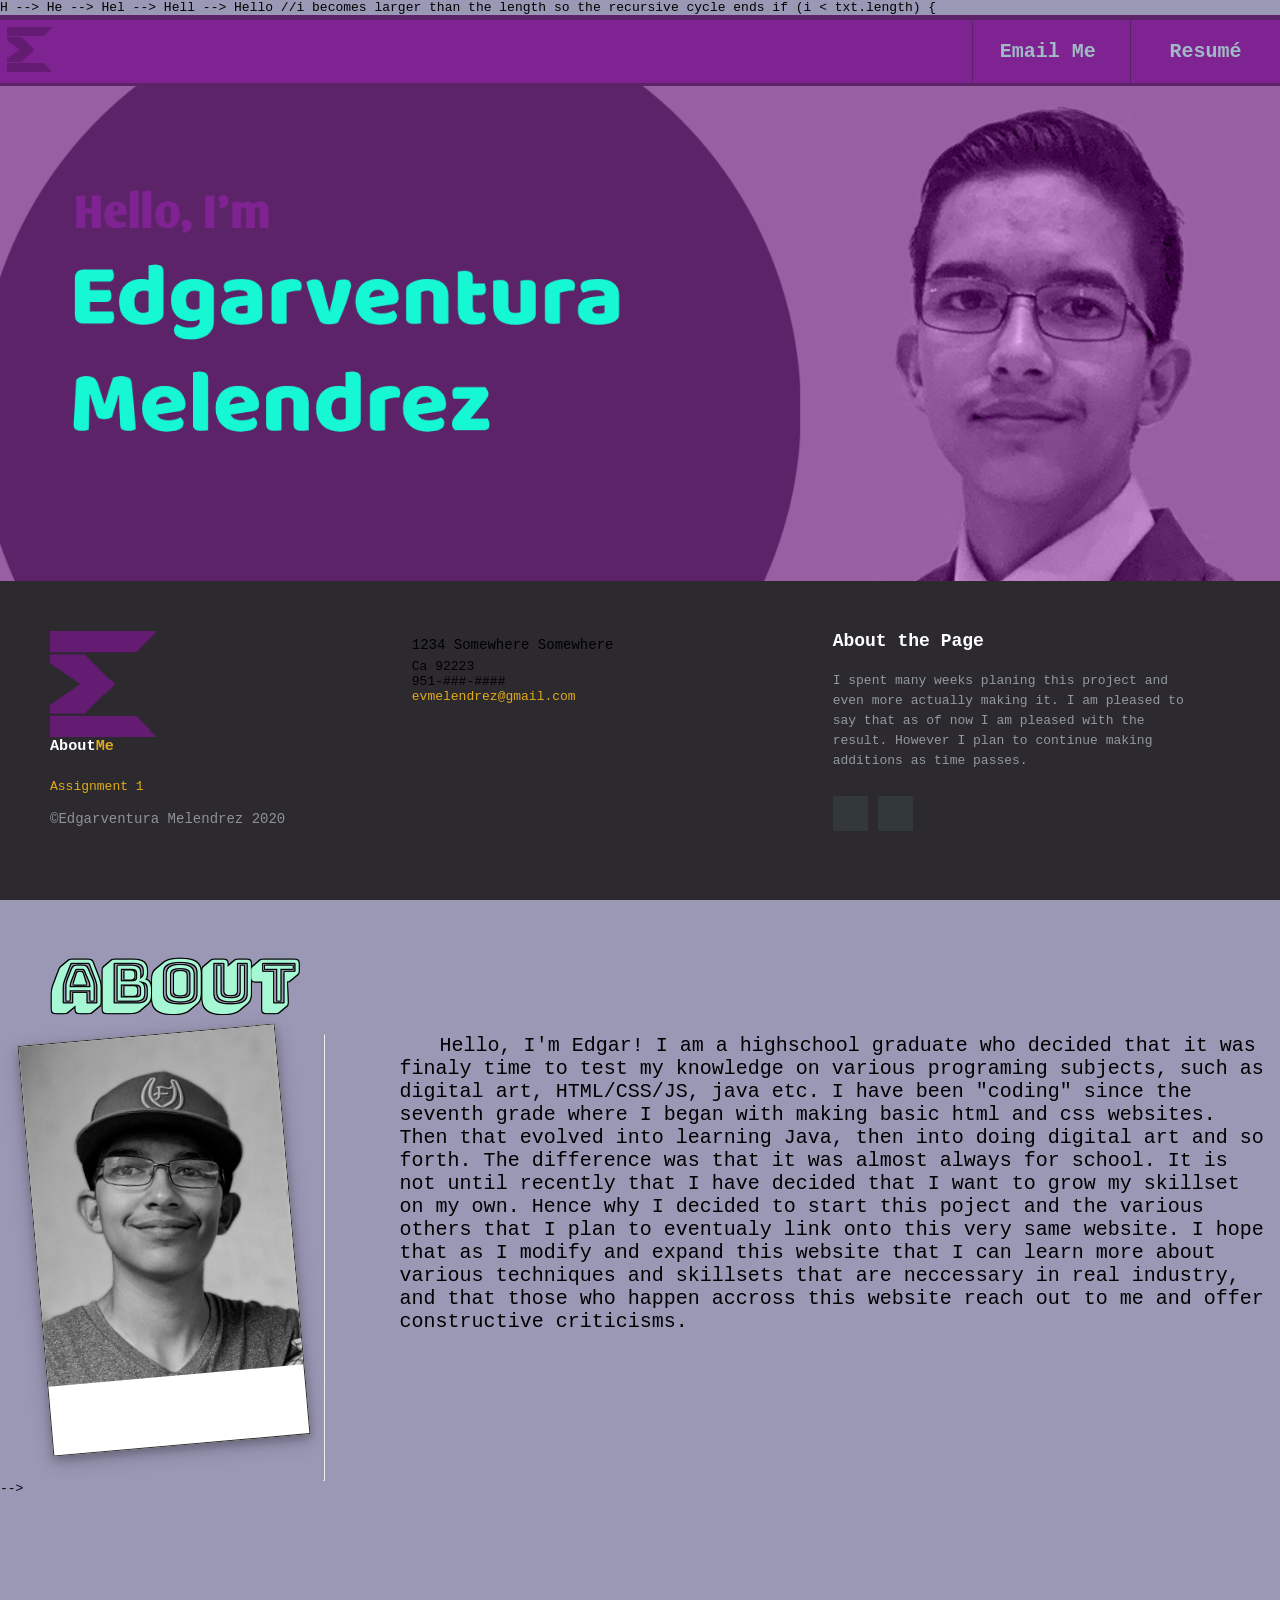
<file: old_site/index_old.html>
<!-- <!DOCTYPE html>
<html>
<script src="https://ajax.googleapis.com/ajax/libs/jquery/3.3.1/jquery.min.js"></script>
<script type="text/javascript">
    window.onbeforeunload = function () {
        window.scrollTo(0, 0);
    }

    //gives the down arrow functionality by animating scrolling to a set id
    $(document).ready(function () {
        $('#down').on('click', function () {
            $("html").scrollTop(0);
            console.log("Clicked!");
            $('html, body').animate
                ({
                    scrollTop: $(".aboutMe").offset().top 
                }, 900);//$("____") where the down arrow takes you too
        });
    });
    // Text Animation to the Poloroid Image
    var i = 0;//current letter in the cycle
    var txt = 'Hey! Thats Me!'; //Text that is animated
    var speed = 25; //rate at which individual letters appear

    function handWriting() {
        //recursice funtion that adds each letter if there are indivduale letters left
        //ex: text="Hello" --> H --> He --> Hel --> Hell --> Hello
        //i becomes larger than the length so the recursive cycle ends
        
        if (i < txt.length) {
            document.getElementById("AboutMe_Text").innerHTML += txt.charAt(i);
            i++;
            setTimeout(handWriting, speed);
        }
    }

    //gives alert if unfinished feature is selected
    function ToBeImplemented()
    {
        alert("This feature has has not been added yet.\n Thank you for your patience");
    }

    var isVis = false;
    function iframeDisplay()
    {
        
        var elem = document.getElementById("pdf_Resume");

        if(!isVis)
        {
            elem.style.visibility = 'visible' ;
            isVis = true;
        }
        else
        {
            elem.style.visibility = 'hidden' ;
            isVis = false;
        }
    }

</script>

<head>
    <title>Edgar Melendrez - Profile</title>
    <link rel="stylesheet" type="text/css" href="styles.css"> <!--Links Css-->
    <link rel="icon" href="photos/LogoV003.png" type="image/x-icon"><!--Adds browser icon-->
    <!-- Meta Tags -->
    <meta charset="UTF-8">
    <meta name="viewport">
    <meta name="description"
        content="The Online Portfolio for Edgarventura Melendrez, looking to hire someone with well rounded knowledge of computers, someone who works well under pressure and well with others? Then look no further." />
    <meta name="keywords" content="Edgarventura, Melendrez" />
    <meta name="author" content="Edgarventura Melendrez" />
    <meta name="robots" content="follow" />
</head>

<!-- Parralx Image Header -->
<header draggable="false">
    <!-- Invisible image to allow for resizability of parralax backgroun -->
    <img draggable="false" class="background" src="photos/header_website(v001).png">
    <span id="down">&#8595;</span>
</header>



<nav>
    <img id="logo" src="photos\LogoV003.png"> <!--Custom Logo-->
    <!-- Nav bar Links -->
    <div class="button-container">
        <button onClick="parent.location='mailto:evmelendrez@gmail.com?subject=Emailed From Website'"
            class="Email button">Email Me</button>
        <button onClick="iframeDisplay()" class="resume button">Resumé</button>
    </div>
</nav>

<div id="pdf_Resume" style="visibility:hidden">
    <button id="closeiframe" onClick="iframeDisplay()">X</button>
    <div>
    <iframe id="resumeFile" height="100%" width="100%" src="photos\Resume.pdf"></iframe>
    </div>
    
</div> 

<body>
    <h1 class="aboutMe">About</h1>
    <div class="AboutSection">    
        

        <div onmouseenter="handWriting()" class="polaroid">
            <img draggable="false" class="AboutMe_Image" src="photos/Ed_Poloroid.jpg" alt="Picture of Me">
            <div class="Polaroid_Container">
                <p id="AboutMe_Text">
                    <!-- Place Holder so that the text animation seems fluid -->
                    <spam id="invisa-Text">.</spam><!--Hey! Thats Me!-->
                </p>
            </div>
           
        </div>

              
        
        <p class="AboutParagraph">Hello, I'm Edgar! I am a highschool graduate who decided 
        that it was finaly time to test my knowledge on various 
        programing subjects, such as digital art, HTML/CSS/JS, java 
        etc. I have been "coding" since the seventh grade where I 
        began with making basic html and css websites. Then that 
        evolved into learning Java, then into doing digital art and 
        so forth. The difference was that it was almost always for 
        school. It is not until recently that I have decided that I 
        want to grow my skillset on my own. Hence why I decided to 
        start this poject and the various others that I plan to 
        eventualy link onto this very same website. I hope that as I 
        modify and expand this website that I can learn more about
        various techniques and skillsets that are  neccessary in real
        industry, and that those who happen accross this website reach
        out to me and offer constructive criticisms.
        <hr> 
        
    </div>
    <!-- <hr> -->
    

</body>
<!-- footer based on a design I found online, lost link, Source: (Need to find it) -->
<footer class="Footer_Container">
    <!-- Left most collum -->
    <div class="Footer_Left">
        <img src="photos/LogoV003.png">
        <h3>About<span class="Footer_Span">Me</span></h3>
        <p class="Footer_Links">
            <a href="aboutEdgar2022/assignment1.html">Assignment 1</a>
            <!-- <a>Future Links#2</a>
            <a>Future Links#3</a>
            <a>Future Links#4</a> -->
        </p>
        <p class="copyRight">&copy;Edgarventura Melendrez 2020</p>
    <!-- middle collum -->
    </div>
    <div class="Footer_Center">
        <div>
            <i class="fa Fa_Map_Maker"></i>
            <p><span>1234 Somewhere Somewhere </span>Ca 92223</p>
        </div>

        <div>
            
            <i class="fa Fa_Phone"></i>
            <p>951-###-####</p>
        </div>
        <div class="fa Fa_Envelope">
            <p><a href="mailto:evmelendrez@gmail.com?subject=Emailed From Website">evmelendrez@gmail.com</a></p>
        </div>
    </div>
    <!-- right most collumn -->
    <div class="Footer_Right">
        <p class="Footer_About">
            <Span>About the Page</Span>
            I spent many weeks planing this project and even more actually
            making it. I am pleased to say that as of now I am pleased with
            the result. However I plan to continue making additions as time
            passes.
            <div class="Footer_Icons">
                <a href="#"><i class="fa Fa_Insta"></i></a>
                <a href="#"><i class="fa Fa_Linkedin"></i></a>
            </div>
        </p>
    </div>

</footer>

</html> -->
</file>
<file: styles.css>
/* Keep the physical postcard animation from creating
   horizontal page scrolling when the card travels off
   the edge of the stack. */

.postcard-wall-section {
  overflow-x: clip;
}

/* Fallback for browsers that don't support overflow: clip */
@supports not (overflow-x: clip) {
  .postcard-wall-section {
    overflow-x: hidden;
  }
}


#headshot-image {
  border-radius: 50%;
  width: 100px; /* Adjust the size as needed */
  height: 100px; /* Adjust the size as needed
  object-fit: cover; /* Ensures the image covers the area without distortion */
}
.hero{
  padding: 5.5rem 0 4.5rem;
  border-bottom: 3px solid var(--maroon);
  color: var(--white);

  /* Background image directly on .hero — a maroon/ink gradient layered over
     a self-contained placeholder graphic (no external request, so it always
     renders, even offline or behind a firewall).
     To swap in your own photo later, replace ONLY the url(...) part below
     and add: filter: grayscale(1) contrast(1.05) brightness(0.55);
     e.g. background-image: linear-gradient(155deg, rgba(107,30,43,0.88) 0%, rgba(35,35,38,0.72) 100%), url('hero.jpg'); */
  background-image:
    linear-gradient(155deg, rgba(107,30,43,0.88) 0%, rgba(35,35,38,0.72) 100%),
    url("https://www.redlands.edu/contentassets/b9ccb67fbf4b42cb955ea83af0b249eb/open-graph-image-example.jpg");
  background-size: cover, cover;
  background-position: center, center;
  background-repeat: no-repeat, no-repeat;
}

/* =========================================================
   Work in Progress Badge
   ========================================================= */
.wip-badge {
  display: inline-flex;
  align-items: center;
  gap: 0.6rem;
  background: var(--white);
  border: 1px solid var(--grey-300);
  color: var(--grey-700);
  padding: 0.35rem 0.85rem;
  border-radius: 50px;
  font-family: var(--font-mono);
  font-size: 0.75rem;
  text-transform: uppercase;
  letter-spacing: 0.08em;
  box-shadow: 0 2px 8px rgba(0,0,0,0.04);
  width: fit-content;
}

/* The animated dot */
.wip-pulse-dot {
  width: 8px;
  height: 8px;
  background-color: var(--brass);
  border-radius: 50%;
  /* Runs the pulse animation infinitely */
  animation: pulse-ring 2s infinite cubic-bezier(0.215, 0.61, 0.355, 1);
}

/* Keyframes for the radar-like pulse effect */
@keyframes pulse-ring {
  0% {
    box-shadow: 0 0 0 0 rgba(169, 131, 78, 0.6); /* --brass in rgb */
  }
  70% {
    box-shadow: 0 0 0 6px rgba(169, 131, 78, 0);
  }
  100% {
    box-shadow: 0 0 0 0 rgba(169, 131, 78, 0);
  }
}
/* =========================================================
   Design tokens
   ========================================================= */
:root{
  --maroon:        #6B1E2B;
  --maroon-dark:   #4A1420;
  --maroon-tint:   #F4E9EA;
  --brass:         #A9834E;
  --ink:           #232326;
  --grey-700:      #47474C;
  --grey-500:      #6E6E73;
  --grey-300:      #C9C7C4;
  --grey-150:      #E7E5E2;
  --grey-100:      #F4F2F0;
  --white:         #FFFFFF;

  --font-display: 'Fraunces', Georgia, 'Times New Roman', serif;
  --font-body:    'IBM Plex Sans', -apple-system, Segoe UI, sans-serif;
  --font-mono:    'IBM Plex Mono', 'Courier New', monospace;

  --max-width: 920px;
}

*, *::before, *::after{ box-sizing: border-box; }

html{ scroll-behavior: smooth; }

body{
  margin: 0;
  background: var(--white);
  color: var(--ink);
  font-family: var(--font-body);
  font-size: 17px;
  line-height: 1.6;
  -webkit-font-smoothing: antialiased;
}

@media (prefers-reduced-motion: reduce){
  html{ scroll-behavior: auto; }
  *{ animation-duration: 0.01ms !important; transition-duration: 0.01ms !important; }
}

a{ color: var(--maroon); text-decoration-thickness: 1px; text-underline-offset: 3px; }
a:hover{ color: var(--maroon-dark); }
a:focus-visible, button:focus-visible, label:focus-visible, summary:focus-visible{
  outline: 2px solid var(--maroon);
  outline-offset: 3px;
}

.skip-link{
  position: absolute;
  left: -9999px;
  top: 0;
  background: var(--maroon);
  color: var(--white);
  padding: 0.6rem 1rem;
  z-index: 100;
}
.skip-link:focus{ left: 0.5rem; top: 0.5rem; }

h1, h2, h3{
  font-family: var(--font-display);
  font-weight: 600;
  color: var(--ink);
  line-height: 1.15;
  margin: 0 0 0.6rem;
}
h1{ font-size: clamp(2.1rem, 4.5vw, 3rem); font-weight: 500; }
h2{ font-size: clamp(1.35rem, 2.6vw, 1.7rem); }
h3{ font-size: 1.1rem; }

p{ margin: 0 0 1rem; color: var(--grey-700); }
li{ max-width: 57ch; }

.eyebrow{
  font-family: var(--font-mono);
  font-size: 0.72rem;
  letter-spacing: 0.14em;
  text-transform: uppercase;
  color: var(--maroon);
}

.wrap{
  max-width: var(--max-width);
  margin: 0 auto;
  padding: 0 1.5rem;
}

hr.rule{
  border: none;
  border-top: 1px solid var(--grey-150);
  margin: 2.5rem 0;
}

/* =========================================================
   Header / nav
   ========================================================= */
.site-header{
  border-bottom: 3px solid var(--maroon);
  background: var(--white);
}

.nav-bar{
  display: flex;
  align-items: center;
  justify-content: space-between;
  padding: 0.9rem 1.5rem;
  max-width: var(--max-width);
  margin: 0 auto;
}

.brand{
  display: flex;
  align-items: center;
  gap: 0.75rem;
  text-decoration: none;
  color: var(--ink);
}

.crest{
  --size: 40px;
  width: var(--size);
  height: var(--size);
  flex: 0 0 auto;
  border-radius: 50%;
  background: var(--maroon);
  box-shadow: 0 0 0 2px var(--white), 0 0 0 3px var(--maroon);
  display: flex;
  align-items: center;
  justify-content: center;
  font-family: var(--font-display);
  font-weight: 600;
  font-size: 0.95rem;
  color: var(--white);
  letter-spacing: 0.02em;
}

.brand-text{ display: flex; flex-direction: column; line-height: 1.2; }
.brand-name{ font-family: var(--font-display); font-size: 1.08rem; font-weight: 600; }
.brand-role{ font-family: var(--font-mono); font-size: 0.68rem; letter-spacing: 0.08em; text-transform: uppercase; color: var(--grey-500); }

/* nav links */
.nav-toggle{ position: absolute; opacity: 0; pointer-events: none; }

.nav-toggle-label{
  display: none;
  cursor: pointer;
  padding: 0.4rem 0.5rem;
  border: 1px solid var(--grey-300);
  border-radius: 4px;
  font-family: var(--font-mono);
  font-size: 0.85rem;
}

.nav-links{
  display: flex;
  gap: 1.75rem;
  list-style: none;
  margin: 0;
  padding: 0;
  font-family: var(--font-body);
  font-size: 0.86rem;
  letter-spacing: 0.03em;
  text-transform: uppercase;
}

.nav-links a{
  color: var(--grey-700);
  text-decoration: none;
  padding-bottom: 0.35rem;
  border-bottom: 2px solid transparent;
}
.nav-links a:hover{ color: var(--maroon); }
.nav-links a.active{
  color: var(--maroon);
  border-bottom-color: var(--maroon);
  font-weight: 600;
}


/* =========================================================
   Hero (home page)
   ========================================================= */


.hero .eyebrow{ color: var(--brass); }

.hero-crest{
  --size: 84px;
  width: var(--size);
  height: var(--size);
  border-radius: 50%;
  background: var(--maroon);
  box-shadow: 0 0 0 4px rgba(255,255,255,0.9), 0 0 0 5px rgba(255,255,255,0.25);
  display: flex;
  align-items: center;
  justify-content: center;
  font-family: var(--font-display);
  font-size: 1.9rem;
  font-weight: 600;
  color: var(--white);
  margin-bottom: 1.75rem;
}

.hero h1{ color: var(--white); margin-bottom: 0.35rem; }

.hero .role{
  font-family: var(--font-mono);
  font-size: 0.85rem;
  letter-spacing: 0.05em;
  color: var(--grey-150);
  margin-bottom: 1.4rem;
}

.hero .bio{
  max-width: 46ch;
  font-size: 1.02rem;
  color: var(--grey-150);
}

/* =========================================================
   Catalog / leader-line signature component
   (used for contact list, course listings, activity lists)
   ========================================================= */
.catalog{
  list-style: none;
  margin: 0;
  padding: 0;
}

.catalog-entry{
  display: flex;
  align-items: baseline;
  gap: 0.4rem;
  padding: 0.85rem 0;
  border-bottom: 1px solid var(--grey-150);
}
.catalog-entry:first-child{ border-top: 1px solid var(--grey-150); }

.catalog-entry .label{
  white-space: nowrap;
  font-weight: 600;
  color: var(--ink);
}
.catalog-entry .label .sub{
  display: block;
  font-weight: 400;
  font-family: var(--font-mono);
  font-size: 0.78rem;
  color: var(--grey-500);
  margin-top: 0.15rem;
  text-transform: none;
  letter-spacing: 0;
}

.catalog-entry .leader{
  flex: 1 1 auto;
  border-bottom: 1px dotted var(--grey-300);
  height: 1em;
  transform: translateY(-0.35em);
  min-width: 1.5rem;
}

.catalog-entry .value{
  white-space: nowrap;
  font-family: var(--font-mono);
  font-size: 0.92rem;
  color: var(--maroon);
  font-weight: 500;
}
.catalog-entry .value a{ color: var(--maroon); text-decoration: none; }
.catalog-entry .value a:hover{ text-decoration: underline; }

@media (max-width: 560px){
  .catalog-entry{ flex-wrap: wrap; row-gap: 0.3rem; }
  .catalog-entry .leader{ display: none; }
  .catalog-entry .value{ white-space: normal; }
}

/* Course details (native <details>, no JS) */
.course{
  border-bottom: 1px solid var(--grey-150);
}
.course:first-of-type{ border-top: 1px solid var(--grey-150); }

.course summary{
  cursor: pointer;
  list-style: none;
  padding: 1rem 0;
  display: flex;
  align-items: baseline;
  gap: 0.4rem;
}
.course summary::-webkit-details-marker{ display: none; }

.course summary .code{
  font-family: var(--font-mono);
  font-size: 0.8rem;
  color: var(--maroon);
  white-space: nowrap;
  border: 1px solid var(--maroon);
  border-radius: 3px;
  padding: 0.1rem 0.4rem;
}

.course summary .title{ font-weight: 600; }

.course summary .leader{
  flex: 1 1 auto;
  border-bottom: 1px dotted var(--grey-300);
  height: 1em;
  transform: translateY(-0.35em);
}

.course summary .term{
  font-family: var(--font-mono);
  font-size: 0.82rem;
  color: var(--grey-500);
  white-space: nowrap;
}

.course summary::after{
  content: '+';
  font-family: var(--font-mono);
  color: var(--grey-500);
  margin-left: 0.5rem;
}
.course[open] summary::after{ content: '\2212'; }

.course .course-body{
  padding: 0 0 1.25rem 0;
  max-width: 65ch;
}

/* =========================================================
   Schedule table
   ========================================================= */
.schedule-table{
  width: 100%;
  border-collapse: collapse;
  font-size: 0.94rem;
}
.schedule-table caption{
  text-align: left;
  font-family: var(--font-mono);
  font-size: 0.75rem;
  letter-spacing: 0.08em;
  text-transform: uppercase;
  color: var(--grey-500);
  margin-bottom: 0.75rem;
}
.schedule-table th{
  text-align: left;
  font-family: var(--font-body);
  font-size: 0.75rem;
  letter-spacing: 0.08em;
  text-transform: uppercase;
  color: var(--white);
  background: var(--maroon);
  padding: 0.65rem 0.9rem;
}
.schedule-table th:first-child{ border-top-left-radius: 3px; }
.schedule-table th:last-child{ border-top-right-radius: 3px; }
.schedule-table td{
  padding: 0.75rem 0.9rem;
  border-bottom: 1px solid var(--grey-150);
  vertical-align: top;
}
.schedule-table tr:nth-child(even) td{ background: var(--grey-100); }
.schedule-table .time{ font-family: var(--font-mono); color: var(--maroon); white-space: nowrap; }

.table-scroll{ overflow-x: auto; }

/* =========================================================
   Cards (Data Science / Other Activities)
   ========================================================= */
.card-grid{
  display: grid;
  grid-template-columns: repeat(auto-fit, minmax(240px, 1fr));
  gap: 1.25rem;
  margin: 1.5rem 0;
}

.card{
  border: 1px solid var(--grey-150);
  border-top: 3px solid var(--maroon);
  padding: 1.5rem;
  background: var(--white);
}
.card h3{ margin-bottom: 0.5rem; }
.card p{ margin-bottom: 0; font-size: 0.95rem; }

.pull{
  border-left: 3px solid var(--brass);
  padding: 0.25rem 0 0.25rem 1.25rem;
  margin: 1.75rem 0;
  font-family: var(--font-display);
  font-size: 1.15rem;
  color: var(--ink);
  font-style: italic;
}

/* =========================================================
   Page sections / footer
   ========================================================= */
main{ padding: 0rem 0rem 4rem; }
main section + section{ margin-top: 2.5rem; }

.page-header{ padding: 3.25rem 1rem 2.5rem; border-bottom: 1px solid var(--grey-150); }
.page-header .eyebrow{ margin-bottom: 0.6rem; display: block; }
.page-header p{ max-width: 60ch; }

.site-footer{
  border-top: 3px solid var(--maroon);
  background: var(--grey-100);
  padding: 2rem 0;
  margin-top: 3rem;
}
.footer-inner{
  display: flex;
  flex-wrap: wrap;
  gap: 0.75rem 1.5rem;
  align-items: center;
  justify-content: space-between;
  font-size: 0.85rem;
  color: var(--grey-500);
}
.footer-inner a{ color: var(--grey-500); }
.footer-inner a:hover{ color: var(--maroon); }
.footer-links{ display: flex; gap: 1.25rem; list-style: none; margin: 0; padding: 0; }


@media (max-width: 700px){
  .nav-toggle-label{ display: inline-block; }
  .nav-links{
    position: absolute;
    top: 100%;
    left: 0;
    right: 0;
    flex-direction: column;
    gap: 0;
    background: var(--white);
    border-bottom: 1px solid var(--grey-150);
    max-height: 0;
    overflow: hidden;
    transition: max-height 0.25s ease;
  }
  .nav-links a{
    padding: 0.85rem 1.5rem;
    border-bottom: 1px solid var(--grey-150);
    display: block;
  }
  .nav-bar{ position: relative; flex-wrap: wrap; }
  .nav-toggle:checked ~ .nav-links{ max-height: 400px; }
}

/* =========================================================
   Added for the DATA 101 page — day-row / TBD state / callout box.
   Kept in the same visual language as the rest of the site: thin
   hairline borders, mono badges, muted grey for "not yet available".
   ========================================================= */

/* A day entry that isn't a clickable <summary> yet (nothing to expand) */
.course .day-row{
  cursor: default;
  list-style: none;
  padding: 1rem 0;
  display: flex;
  align-items: baseline;
  flex-wrap: wrap;
  gap: 0.4rem 0.6rem;
}
.course summary{ flex-wrap: wrap; row-gap: 0.3rem; }

.course .day-row .code{
  font-family: var(--font-mono);
  font-size: 0.8rem;
  color: var(--maroon);
  white-space: nowrap;
  border: 1px solid var(--maroon);
  border-radius: 3px;
  padding: 0.1rem 0.4rem;
}
.course .day-row .title{ font-weight: 600; }
.course .day-row .leader{
  flex: 1 1 auto;
  border-bottom: 1px dotted var(--grey-300);
  height: 1em;
  transform: translateY(-0.35em);
  min-width: 1rem;
}
.course .day-row .term{
  font-family: var(--font-mono);
  font-size: 0.82rem;
  color: var(--grey-500);
  white-space: nowrap;
}

/* Shaded-out state for days with no content yet */
.day-row.tbd{ opacity: 0.6; }
.day-row.tbd .code{
  color: var(--grey-500);
  border-color: var(--grey-300);
}
.day-row.tbd .title{
  font-weight: 400;
  font-style: italic;
  color: var(--grey-500);
}

/* Muted catalog value, e.g. "Not yet posted" */
.catalog-entry .value.muted{
  color: var(--grey-500);
  font-style: italic;
  font-weight: 400;
}

/* Callout box for must-read course info */
.callout{
  background: var(--maroon-tint);
  border-left: 4px solid var(--maroon);
  padding: 1.25rem 1.5rem;
  margin: 1.5rem 0;
}
.callout h3{ margin: 0 0 0.5rem; color: var(--maroon-dark); font-size: 1.1rem; }
.callout p{ margin-bottom: 0.5rem; }
.callout p:last-child{ margin-bottom: 0; }

@media (max-width: 560px){
  .course .day-row .leader{ display: none; }
  .course .day-row .title{ white-space: normal; }
}

/* =========================================================
   Day quick-access legend (DATA 101 — Daily assignments)
   Plain anchor links to each day's entry, no JS required for the
   links themselves. Mobile-only: a horizontal scrolling strip with
   prev/next buttons. Hidden entirely on desktop — the day list is
   short enough there that a jump-nav isn't needed.
   ========================================================= */
.daily-layout{
  display: block;
}

.day-nav{
  display: none;
}

.day-nav .day-nav-label{
  font-family: var(--font-mono);
  font-size: 0.72rem;
  letter-spacing: 0.1em;
  text-transform: uppercase;
  color: var(--grey-500);
  margin: 0 0 0.75rem;
  display: block;
}

.day-nav ul{
  list-style: none;
  margin: 0;
  padding: 0;
  display: flex;
  gap: 0.3rem;
}

.day-nav a{
  display: flex;
  align-items: center;
  gap: 0.55rem;
  font-family: var(--font-mono);
  font-size: 0.82rem;
  color: var(--grey-700);
  text-decoration: none;
  padding: 0.4rem 0.6rem;
  border-radius: 3px;
  border: 1px solid transparent;
}
.day-nav a:hover,
.day-nav a:focus-visible{
  color: var(--maroon);
  border-color: var(--grey-150);
  background: var(--grey-100);
}
.day-nav a::before{
  content: '';
  width: 6px;
  height: 6px;
  border-radius: 50%;
  background: var(--maroon);
  flex: 0 0 auto;
}
.day-nav a.tbd-link{
  color: var(--grey-500);
  font-style: italic;
}
.day-nav a.tbd-link::before{ background: var(--grey-300); }

/* Give anchor-jump targets a little breathing room from the viewport edge */
.course{ scroll-margin-top: 1.25rem; }

/* Prev/next arrow buttons, mobile-only (see media query below).
   Progressive enhancement: if JS is off, the buttons just sit there
   and the strip still works fine by swipe/touch scroll. */
.day-nav-arrow{
  display: none;
  flex: 0 0 auto;
  width: 30px;
  height: 30px;
  align-items: center;
  justify-content: center;
  border: 1px solid var(--grey-300);
  border-radius: 50%;
  background: var(--white);
  color: var(--maroon);
  font-family: var(--font-body);
  font-size: 1rem;
  line-height: 1;
  cursor: pointer;
  padding: 0;
}
.day-nav-arrow:hover{ background: var(--grey-100); border-color: var(--maroon); }
.day-nav-arrow:disabled{ opacity: 0.35; cursor: default; }
.day-nav-arrow:disabled:hover{ background: var(--white); border-color: var(--grey-300); }

@media (max-width: 700px){
  .day-nav{
    display: block;
    margin-bottom: 1.75rem;
  }
  .day-nav-scroller{
    display: flex;
    align-items: center;
    gap: 0.4rem;
  }
  .day-nav-arrow{
    display: flex;
  }
  .day-nav ul{
    flex: 1 1 auto;
    flex-wrap: nowrap;
    overflow-x: auto;
    -webkit-overflow-scrolling: touch;
    scroll-behavior: smooth;
    gap: 0.5rem;
    /* contained within the viewport width — no edge-to-edge bleed */
    min-width: 0;
  }
  .day-nav a{
    flex: 0 0 auto;
    white-space: nowrap;
    background: var(--grey-100);
  }
}


/* =========================================================
   POSTCARD STACK
   ========================================================= */

.postcard-wall-section {
  padding: 4rem 1rem 5rem;
}

.postcard-wall {
  position: relative;
  width: min(100%, 900px);
  min-height: 650px;
  margin: 0 auto;

  display: grid;
  place-items: center;
}

/* Each postcard occupies the same physical stack position */
.postcard-container {
  grid-area: 1 / 1;
  position: relative;
  perspective: 1200px;
  transform: translate(var(--stack-x), var(--stack-y));
  transition: transform 650ms cubic-bezier(.22, .61, .36, 1);
  transition:
    transform 280ms ease;
  will-change: transform;
}

/* Horizontal postcards */
.postcard-container.horizontal {
  width: min(72vw, 440px);
  aspect-ratio: 6 / 4;
}

/* Vertical postcards */
.postcard-container.vertical {
  width: min(52vw, 300px);
  aspect-ratio: 4 / 6;
}

/* Physical stack offsets */
.postcard-container:nth-child(1) {
  --stack-x: -22px;
  --stack-y: -26px;
  z-index: 1;
}

.postcard-container:nth-child(2) {
  --stack-x: 20px;
  --stack-y: -17px;
  z-index: 2;
}

.postcard-container:nth-child(3) {
  --stack-x: -12px;
  --stack-y: 13px;
  z-index: 3;
}

.postcard-container:nth-child(4) {
  --stack-x: 27px;
  --stack-y: 20px;
  z-index: 4;
}

.postcard-container:nth-child(5) {
  --stack-x: 0;
  --stack-y: 4px;
  z-index: 5;
}

/* Active postcard comes to the top */
.postcard-container.is-active {
  z-index: 100 !important;
}


/* ---------------------------------------------------------
   INVISIBLE STABILIZING FRAME
   --------------------------------------------------------- */

/*
   This frame no longer creates the white background.

   It exists only to give the card a stable outer footprint
   and prevent the stack from shifting during the flip.
*/
.postcard-static-frame {
  position: absolute;
  inset: -8px;
  background: transparent;
  border: none;
  box-shadow: none;
  pointer-events: none;
}


/* ---------------------------------------------------------
   FLIPPING CARD
   --------------------------------------------------------- */

.postcard-toggle {
  position: absolute;
  opacity: 0;
  pointer-events: none;
}

.postcard-inner {
  position: relative;
  display: block;
  width: 100%;
  height: 100%;
  cursor: pointer;
  transform-style: preserve-3d;
  transition:
    transform 700ms cubic-bezier(.22, .61, .36, 1);
}

/* Flip the actual postcard */
.postcard-toggle:checked + .postcard-inner {
  transform: rotateY(180deg);
}


/* ---------------------------------------------------------
   BOTH VISIBLE CARD FACES
   --------------------------------------------------------- */

.postcard-front,
.postcard-back {
  position: absolute;
  inset: 0;
  overflow: hidden;
  backface-visibility: hidden;
  -webkit-backface-visibility: hidden;
  /*
     The border belongs to the faces themselves, so it
     physically rotates with the postcard.
  */
  border: 8px solid #f7f3eb;
  border-radius: 2px;
  background: #f7f1e7;
  box-shadow:
    0 10px 22px rgba(39, 34, 27, 0.18),
    0 2px 5px rgba(39, 34, 27, 0.12);
  box-sizing: border-box;
}

/* Back starts rotated so it becomes visible after the flip */
.postcard-back {
  transform: rotateY(180deg);
  padding: 1.1rem;
}


/* ---------------------------------------------------------
   FRONT IMAGE
   --------------------------------------------------------- */

.postcard-front {
  position: absolute;
  inset: 0;
  overflow: hidden;
  width: 100%;
  height: 100%;
  box-sizing:border-box;
}

/*
   Both images occupy exactly the same physical area.
*/
.postcard-img-original,
.postcard-img-styled {
  position: absolute;
  inset: 0;
  background-size: cover;
  width: 100%;
  height: 100%;
  box-sizing:border-box;
  background-position: center center;
  background-repeat: no-repeat;
  transition:
    opacity 700ms ease,
    filter 700ms ease;

}

/*
   Original photograph is underneath.
*/
.postcard-img-original {
  opacity: 1;
  filter: none;
  z-index: 1;
}

/*
   Styled version sits on top.
*/
.postcard-img-styled {
  opacity: 0.78;
  z-index: 2;
  /* mix-blend-mode: multiply; */
  /*
     Keep the styled image looking like the printed/
     illustrated version until the user hovers.
  */
  filter:
    saturate(0.82)
    contrast(0.94);
}


/* ---------------------------------------------------------
   HOVER: REVEAL ORIGINAL PHOTOGRAPH
   --------------------------------------------------------- */

/*
   Hovering anywhere over the postcard fades the styled
   layer away, revealing the original image underneath.
*/
.postcard-inner:hover .postcard-img-styled {
  opacity: 0;
}

/*
   Slightly restore the original image as it is revealed.
*/
.postcard-inner:hover .postcard-img-original {
  filter: none;
}


/* ---------------------------------------------------------
   FLIP HINT
   --------------------------------------------------------- */

.postcard-flip-hint {
  position: absolute;
  right: 0.75rem;
  bottom: 0.65rem;
  z-index: 5;
  padding: 0.3rem 0.5rem;
  font-family: "IBM Plex Mono", monospace;
  font-size: 0.65rem;
  letter-spacing: 0.04em;
  color: rgba(255, 255, 255, 0.9);
  background: rgba(30, 27, 22, 0.48);
  border-radius: 2px;
  transition: opacity 250ms ease;
}

.postcard-inner:hover .postcard-flip-hint {
  opacity: 0;
}


/* ---------------------------------------------------------
   AGED / DAMAGED EDGES
   --------------------------------------------------------- */

.postcard-front::after,
.postcard-back::after {
  content: "";
  position: absolute;
  inset: 0;
  pointer-events: none;
  z-index: 10;
  box-shadow:
    inset 0 0 0 1px rgba(93, 75, 53, 0.18),
    inset 0 0 18px rgba(83, 64, 44, 0.12);
  background:
    linear-gradient(
      90deg,
      rgba(87, 64, 40, 0.08),
      transparent 5%,
      transparent 95%,
      rgba(87, 64, 40, 0.08)
    ),
    linear-gradient(
      0deg,
      rgba(87, 64, 40, 0.07),
      transparent 5%,
      transparent 95%,
      rgba(87, 64, 40, 0.07)
    );
}


/* ---------------------------------------------------------
   POSTCARD BACK
   --------------------------------------------------------- */

.postcard-back-header {
  position: relative;
  display: grid;
  grid-template-columns: 1fr auto auto;
  align-items: start;
  gap: 0.75rem;
}

.postcard-heading {
  margin: 0;
  font-family: "Fraunces", serif;
}

.postcard-subtitle {
  margin: 0.2rem 0 0;
  font-family: "IBM Plex Sans", sans-serif;
  font-size: 0.8rem;
}

.postcard-stamp {
  position: relative;
  width: 58px;
  height: 68px;
  display: flex;
  flex-direction: column;
  align-items: center;
  justify-content: center;
  border: 1px dotted rgba(50, 45, 38, 0.65);
  font-family: "IBM Plex Mono", monospace;
  font-size: 0.48rem;
  line-height: 1.1;
  text-align: center;
  transform: rotate(1.5deg);
}

.postcard-stamp::before {
  content: "★";
  font-size: 1.35rem;
  line-height: 1;
  margin-bottom: 0.15rem;
}

.postcard-postmark {
  position: relative;
  width: 58px;
  height: 58px;
  display: grid;
  place-items: center;
  border: 1px solid rgba(105, 45, 40, 0.5);
  border-radius: 50%;
  font-family: "IBM Plex Mono", monospace;
  font-size: 0.45rem;
  text-align: center;
  color: rgba(105, 45, 40, 0.72);
  transform: rotate(-7deg);
}

.postcard-postmark::after {
  content: "";
  position: absolute;
  left: -18px;
  right: -18px;
  top: 50%;
  height: 1px;
  background: rgba(105, 45, 40, 0.45);
  box-shadow:
    0 -4px 0 rgba(105, 45, 40, 0.3),
    0 4px 0 rgba(105, 45, 40, 0.3);
}


/* ---------------------------------------------------------
   BACK BODY
   --------------------------------------------------------- */

.postcard-back-body {
  display: grid;
  grid-template-columns: 1fr 1fr;
  gap: 1.25rem;
  height: calc(100% - 85px);
  margin-top: 1rem;
}

.postcard-message {
  margin: 0;
  line-height: 1.35;
}

.postcard-address {
  padding-left: 1.1rem;
  border-left: 1px solid rgba(60, 53, 43, 0.3);
  font-family: "IBM Plex Mono", monospace;
  font-size: 0.65rem;
  line-height: 1.6;
}


/* ---------------------------------------------------------
   HANDWRITING / INK VARIATIONS
   --------------------------------------------------------- */

.postcard-message.ink-blue>p {
  font-family: "Kalam", cursive;
  color: #263c67;
}

.postcard-message.ink-black>p {
  font-family: "Caveat", cursive;
  color: #292722;
}

.postcard-message.ink-green>p {
  font-family: "Kalam", cursive;
  color: #385c48;
}

.postcard-message.ink-red>p {
  font-family: "Permanent Marker", cursive;
  color: #7a302d !important;
}

.postcard-message.ink-pencil>p {
  font-family: "Caveat", cursive;
  color: #55514b;
  filter: contrast(0.85);
}


/* ---------------------------------------------------------
   STACK SHADOW
   --------------------------------------------------------- */

.postcard-container::after {
  content: "";
  position: absolute;
  left: 5%;
  right: 5%;
  bottom: -16px;
  height: 25px;
  background: rgba(35, 29, 22, 0.18);
  filter: blur(12px);
  border-radius: 50%;
  z-index: -1;
  pointer-events: none;
}


/* ---------------------------------------------------------
   STACK CONTROLS
   --------------------------------------------------------- */

.postcard-stack-controls {
  display: flex;
  justify-content: center;
  align-items: center;
  gap: 1rem;
  margin-top: 1.5rem;
}

.postcard-next {
  padding: 0.55rem 0.9rem;
  font-family: "IBM Plex Mono", monospace;
  font-size: 0.72rem;
  background: transparent;
  border: 1px solid currentColor;
  border-radius: 2px;
  cursor: pointer;
  transition:
    background 180ms ease,
    color 180ms ease;
}

.postcard-next:hover {
  background: currentColor;
  color: var(--maroon-dark);
  background-color: var(--maroon-tint);
}

.postcard-counter {
  font-family: "IBM Plex Mono", monospace;
  font-size: 0.7rem;
  opacity: 0.65;
}


/* ---------------------------------------------------------
   MOBILE
   --------------------------------------------------------- */

@media (max-width: 600px) {
  .postcard-wall {
    min-height: 560px;
  }

  .postcard-container.horizontal {
    width: min(82vw, 390px);
  }

  .postcard-container.vertical {
    width: min(62vw, 270px);
  }

  .postcard-back {
    padding: 0.8rem;
  }

  .postcard-back-body {
    gap: 0.7rem;
  }

  .postcard-address {
    padding-left: 0.7rem;
  }
}
</file>
<file: old_site/styles.css>
@import url('https://fonts.googleapis.com/css2?family=Bungee+Shade&family=Ewert&display=swap');
/* font-family: 'Bungee Shade', cursive; */
/* font-family: 'Ewert', cursive; */
@import url('https://fonts.googleapis.com/css2?family=Roboto:wght@500&display=swap');
@import url('https://fonts.googleapis.com/css2?family=Caveat&display=swap');
html
{
  background-color: #9a98b5;
  overflow-x: hidden;
  /* Turns off selectablility to the whole website */
  user-select: none;
  -moz-user-select: none;
  -webkit-user-select: none;
  -ms-user-select: none;

  
}


*
{
padding: 0px;
margin: 0px;
font-family: monospace;
}

header
{
  /* Creates the parralax effect */
  height: 90%;
	background-image: url('photos/header_website\(v001\).png');
	display: flex;
	flex-direction: column;
	align-items: center;
	justify-content: center;
  margin-bottom: 30px;
  background-color: pink;
  background-attachment: fixed;
  background-position: top;
  background-repeat: no-repeat;
  background-size:100% auto;
}
.background
{
  /* invisible image */
  opacity: 0;
  width:100%; /*Should equal bacground size of header*/

}
#logo
{
  padding:7px;
  width: 45px;
}
/* create the navigation bar */
nav
{
  border-top: 5px solid #5c2368;
  border-bottom: 3px solid #5c2368;
  position: sticky;
  position: -webkit-sticky;
  top: 0px;
  margin-top: -100VH;
  display: inline-block;
  background-color: #802392;
  width: 100%;
   z-index: 1;
}

.button-container
{
  right: 0px;
  float: right;
  top: 0px;
}
nav .button {
  border: none;
  font-weight: bold;
  width: 150px;
  color: #a0b9c6;
  padding: 20px 0px;
  text-align: center;
  text-decoration: none;
  background-color: transparent;
  display: inline-block;
  font-size: 20px;
  border-left: 1px solid #5c2368;
  cursor: pointer;
  
  
}
nav .button:hover {
  transition-duration: 0.5s;
  background-color: #9831af;
  text-decoration: underline;
}

/* down arrow located on the header */
#down
{
	position: absolute;
  /* top:70%; */
  margin-top: 400px;
  border-radius: 20px;
	size: 40px;
	padding: 20px;
	font-size: 2.5em;
}
#down:hover
{
	cursor: pointer;
	background-color: #eee;
	opacity: 0.8;
}

/* Positions "About" so that the javascript works well */
.aboutMe{
  padding-top:60px;
  margin-top: -30px;
  margin-left: 50px;
  margin-bottom: 10px;
  color: #a5f8d3;
  /* Creates black outline */
  text-shadow:
   -1px -1px 0 #000,  
    1px -1px 0 #000,
    -1px 1px 0 #000,
     1px 1px 0 #000;
    font-size: 60px;
    font-family: 'Bungee Shade', cursive;
}
/* Creates the Image in aboutMe Section */
.AboutMe_Image {
  display: block;
  width: 20vw;
  height: auto;
  
  min-width: 190px;
  /* creates grascale effect */
  filter: grayscale(100%);
}

.polaroid {
  margin-left: 35px;
  -ms-transform: rotate(-5deg);
  transform: rotate(-5deg);
  float: left;
  min-width: 190px;
  width: 20vw;
  border: 1px solid rgb(46, 46, 46);
  background-color: white;
  box-shadow: 0 4px 8px 0 rgba(0, 0, 0, 0.2), 0 6px 20px 0 rgba(0, 0, 0, 0.19);
  margin-bottom: 35px;
  margin-right:40px;
  
}
.Polaroid_Container {
  text-align: center;
  padding: 20px 20px;
}
/* Creates invisable placeholder */
#invisa-Text
{
  position: relative;
  left:-2430px;
}

/* Text that appears on the poloroid */
#AboutMe_Text {
  color: black;
  font-size: 25px;
  margin-left: -8px;
  font-family: 'Caveat', cursive;
 
}

/* container for the entire about me section */
.AboutSection
{
  width: 100vw;
  display: inline-flex;
}
/* Paragrpah in about me section */
.AboutParagraph
{
  
  text-indent: 40px;
  font-size: 20px;
  position: absolute;
  right: 0px;
  width: 68vw;
  margin-left:60px;
  margin-right: 10px;
  /* float: right; */
}
/* Horizontal line */
hr
{
  position: relative;
  left: -10px;
}
#resumeFile
{
  
  position: relative;
  width: 100%;
  height: 85vh;
  /* background-color: #73AD21; */
}
#pdf_Resume
{
  /* background-color: aqua; */
  position: fixed;
  margin: auto;
  /* border: 3px solid #73AD21; */
  padding: 10px;
  z-index: 1;
  left: 50%;
  transform: translateX(-50%);
  top:10px;
  width: 70vw;
  height: 95vh;
  

}
#closeiframe
{
  width: 40px;
  float: right;
  height: 20px;
  background-color: red;
  border: 2px solid black;
  background: rgb(255,36,36);
  background: -moz-linear-gradient(90deg, rgba(255,36,36,1) 0%, rgba(255,201,201,1) 100%);
  background: -webkit-linear-gradient(90deg, rgba(255,36,36,1) 0%, rgba(255,201,201,1) 100%);
  background: linear-gradient(90deg, rgba(255,36,36,1) 0%, rgba(255,201,201,1) 100%);
  filter: progid:DXImageTransform.Microsoft.gradient(startColorstr="#ff2424",endColorstr="#ffc9c9",GradientType=1);
  
}
#closeiframe:hover
{
  /* transition-duration: 500ms; */
  cursor: pointer;
  background: rgb(255,201,201);
  background: -moz-linear-gradient(90deg, rgba(255,201,201,1) 0%, rgba(255,36,36,1) 100%);
  background: -webkit-linear-gradient(90deg, rgba(255,201,201,1) 0%, rgba(255,36,36,1) 100%);
  background: linear-gradient(90deg, rgba(255,201,201,1) 0%, rgba(255,36,36,1) 100%);
  filter: progid:DXImageTransform.Microsoft.gradient(startColorstr="#ffc9c9",endColorstr="#ff2424",GradientType=1);
  
}

footer
{
  position: fixed;
  bottom: 0px;
}

@media (max-height: 800px)
{
  footer{position: static;}
}
.Footer_Container
{
  background-color: #2c292f;
  box-sizing: border-box;
  width: 100%;
  text-align: left;
  padding: 50px 50px 60px 50px;
  margin-top: 80px;

}
.Footer_Container .Footer_Left,
.Footer_Container .Footer_Center,
.Footer_Container .Footer_Right
{
  display: inline-block;
  vertical-align: top;
}
.Footer_Container .Footer_Left
{
  width: 30%;
}
.Footer_Container h3
{
  color:#ffffff;
  /* font:; */
  margin: 0;
}
.Footer_Container .Footer_Left img{
  width: 30%;
}
.Footer_Container h3 .Footer_Span
{
  color: #e0ac1c;
}
/* Footer Links */
.Footer_Container .Footer_Links
{
  color: #ffffff;
  margin: 20px 0 12px;
}
.Footer_Container .Footer_Links a
{
  display: inline-block;
  line-height: 1.8;
  
  color:#e0ac1c;
  text-decoration: none;
  /* color: initial; */
}
.Footer_Container .copyRight
{
  color: #8f9296;
  font-size: 14px;
  font-weight: normal;
  margin: 0;
}
/* Footer Center  */

.Footer_Container .Footer_Center
{
  width: 35%;

}
.Footer_Container .Footer_Center i
{
  background-color: #33383b;
  color:#ffffff;
  font-size: 25px;
  width: 38px;
  height: 38px;
  border-radius: 50%;
  text-align: center;
  line-height: 42px;
  margin:10px 15px;
  vertical-align: middle;
}
.Footer_Container .Footer_Center i .Fa_Envelope
{
  font-size: 17px;
  line-height: 38px;
}
.Footer_Container .Footer_Center p span 
{
  display: block;
  font-weight: normal;
  font-size: 14px;
  line-height: 2;
}
.Footer_Container .Footer_Center p a
{
  color: #e0ac1c;
  text-decoration: none;

}

/* Footer Rught */
.Footer_Container .Footer_Right
{
  width: 30%;

}
.Footer_Container .Footer_About
{
  line-height: 20px;
  color: #92999f;
  font-size: 13px;
  margin:0;
  font-weight: normal;
}
.Footer_Container .Footer_About span{
  display: block;
  color:#ffffff;
  font-size: 18px;
  font-weight: bold;
  margin-bottom: 20px;

}
.Footer_Container .Footer_Icons
{
  margin-top: 25px;
}

.Footer_Container .Footer_Icons a
{
  display: inline-block;
  width: 35px;
  height: 35px;
  cursor: pointer;
  background-color: #33383b;
  border-radius: 2px;
  font-size: 20px;
  color: #ffffff;
  text-align: center;
  line-height: 35px;
  margin-right: 3px;
  margin-bottom: 5px;
}

/* Hides the down arrow at certain point */
@media screen and (max-width:1200px) 
{
  #down
  {
    visibility: hidden;
  }
}

@media(max-width: 880px)
{
  .Footer_Container .Footer_Left
  .Footer_Container .Footer_Right
  .Footer_Container .Footer_Center
  {
    display: block;
    width: 100%;
    margin-bottom: 40px;
    text-align: center;

  }
  .Footer_Container .Footer_Center i 
  {
    margin-left: 0
  }
}

/* makes the parralax image responsive */
  @media screen and (max-width:500px) 
  {
     
    header
    {
      background-image: url(photos/header_website_mobileV002.png);
      background-position: top center;
      background-size: cover;
      background-color: #464646;
    }
    .background
    {
      height: 100vh;
    }
   
  /* reshows the down arrow */
  #down
  {
    margin: 0px;
    top:85vh;
    visibility: visible;
    margin-bottom: initial;
  }
    nav{
      margin-top: -30px;
    }
    
  }
/* Re fromats the about Me section for thinner screens */
  @media screen and (max-width:925px) 
  {
  .aboutMe 
    {
      width: 100%;
      margin: 0;
      text-align: center;
    }
    .polaroid
    {
      margin:0px auto 25px auto;
      display: block;
    }
    .polaroid
    {
      float: none;
      width: 50vw;
    }
    .AboutMe_Image
    {
      width: 50vw;
    }
    .AboutSection
    {
      display: inline;
      flex-direction: column;
      align-items: center;
      justify-content: center;
    }
    hr
    {
      visibility: hidden;
    }
    .AboutParagraph
    {
      text-indent: 50px;
      text-align: start;
      left: 5%;
      width:90%;
      margin: 0;
      margin-top: 40px;
      float:none;
      position: relative;
    }
    
  }
/* removes parralaz effect for mobile devices to avoid complications */
  @media only screen and (max-device-width: 1366px) {
    header {
      background-attachment: scroll;
    }
  }
</file>
